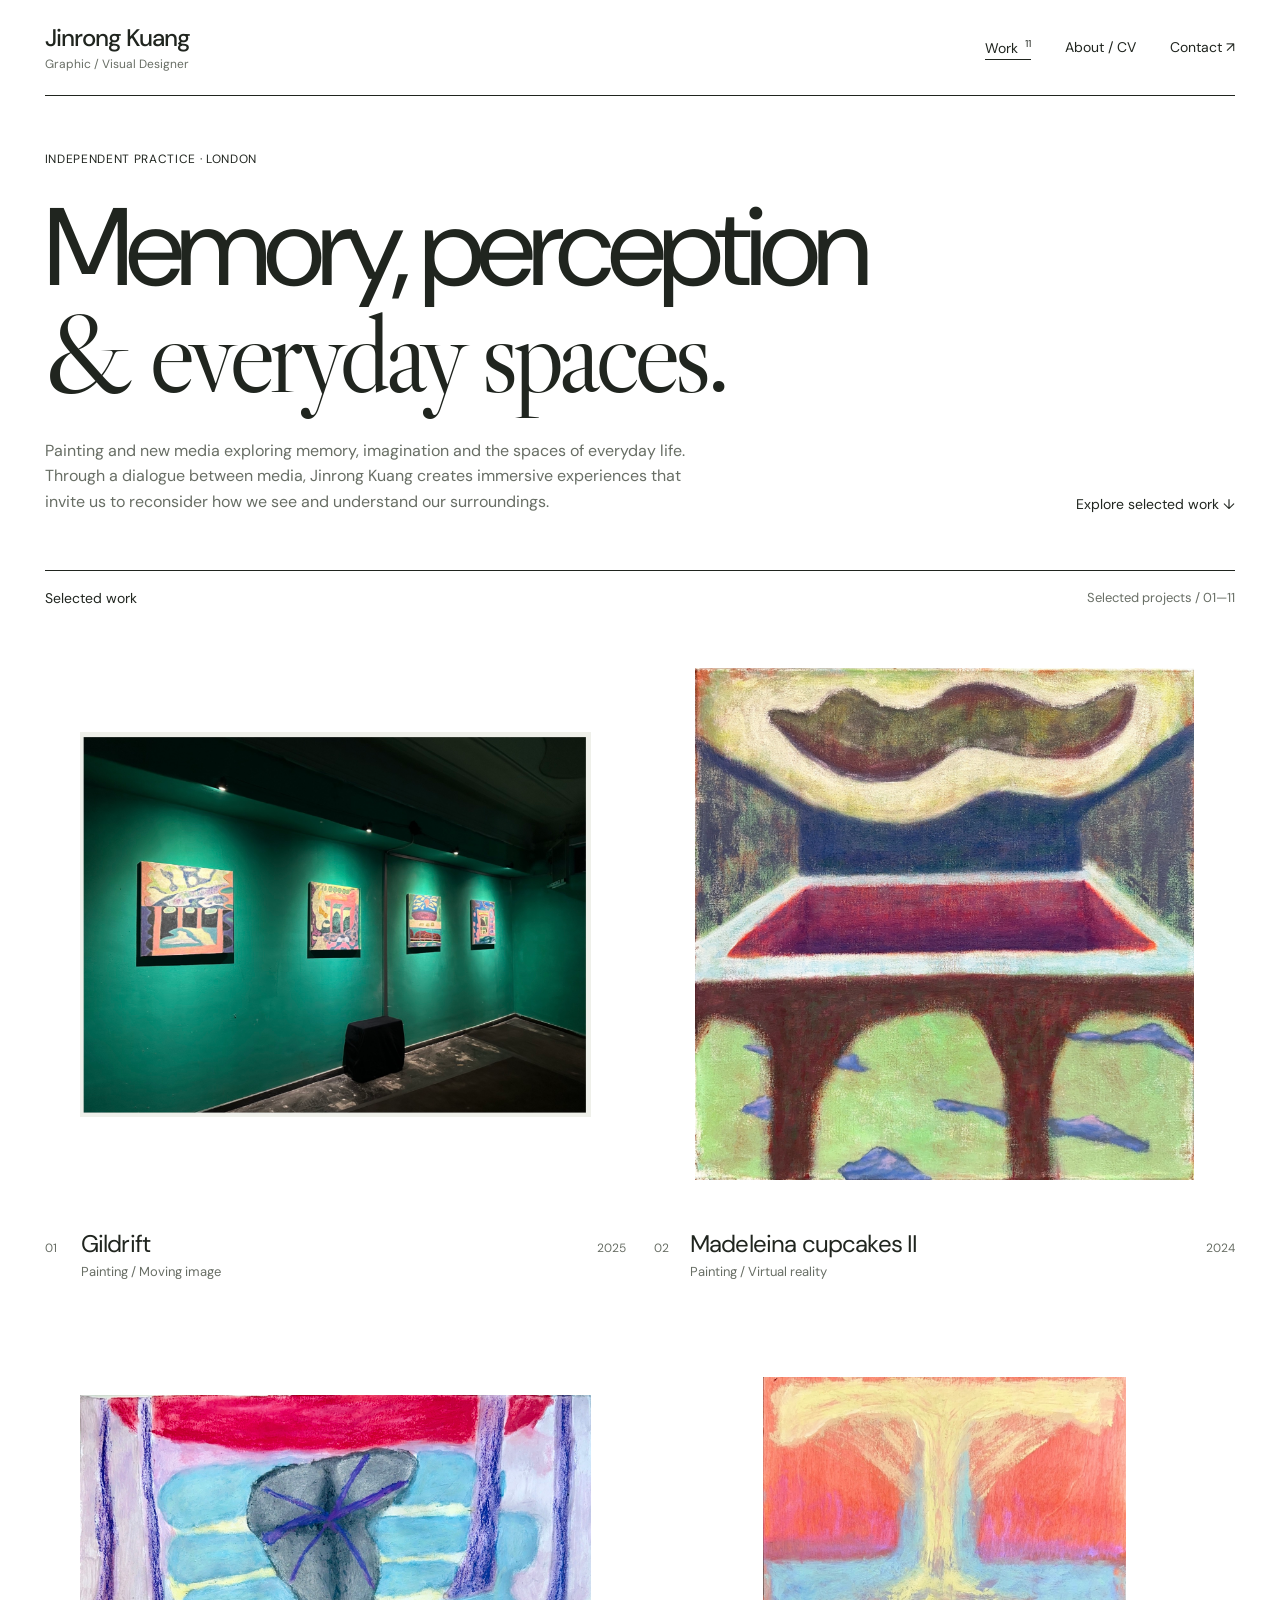
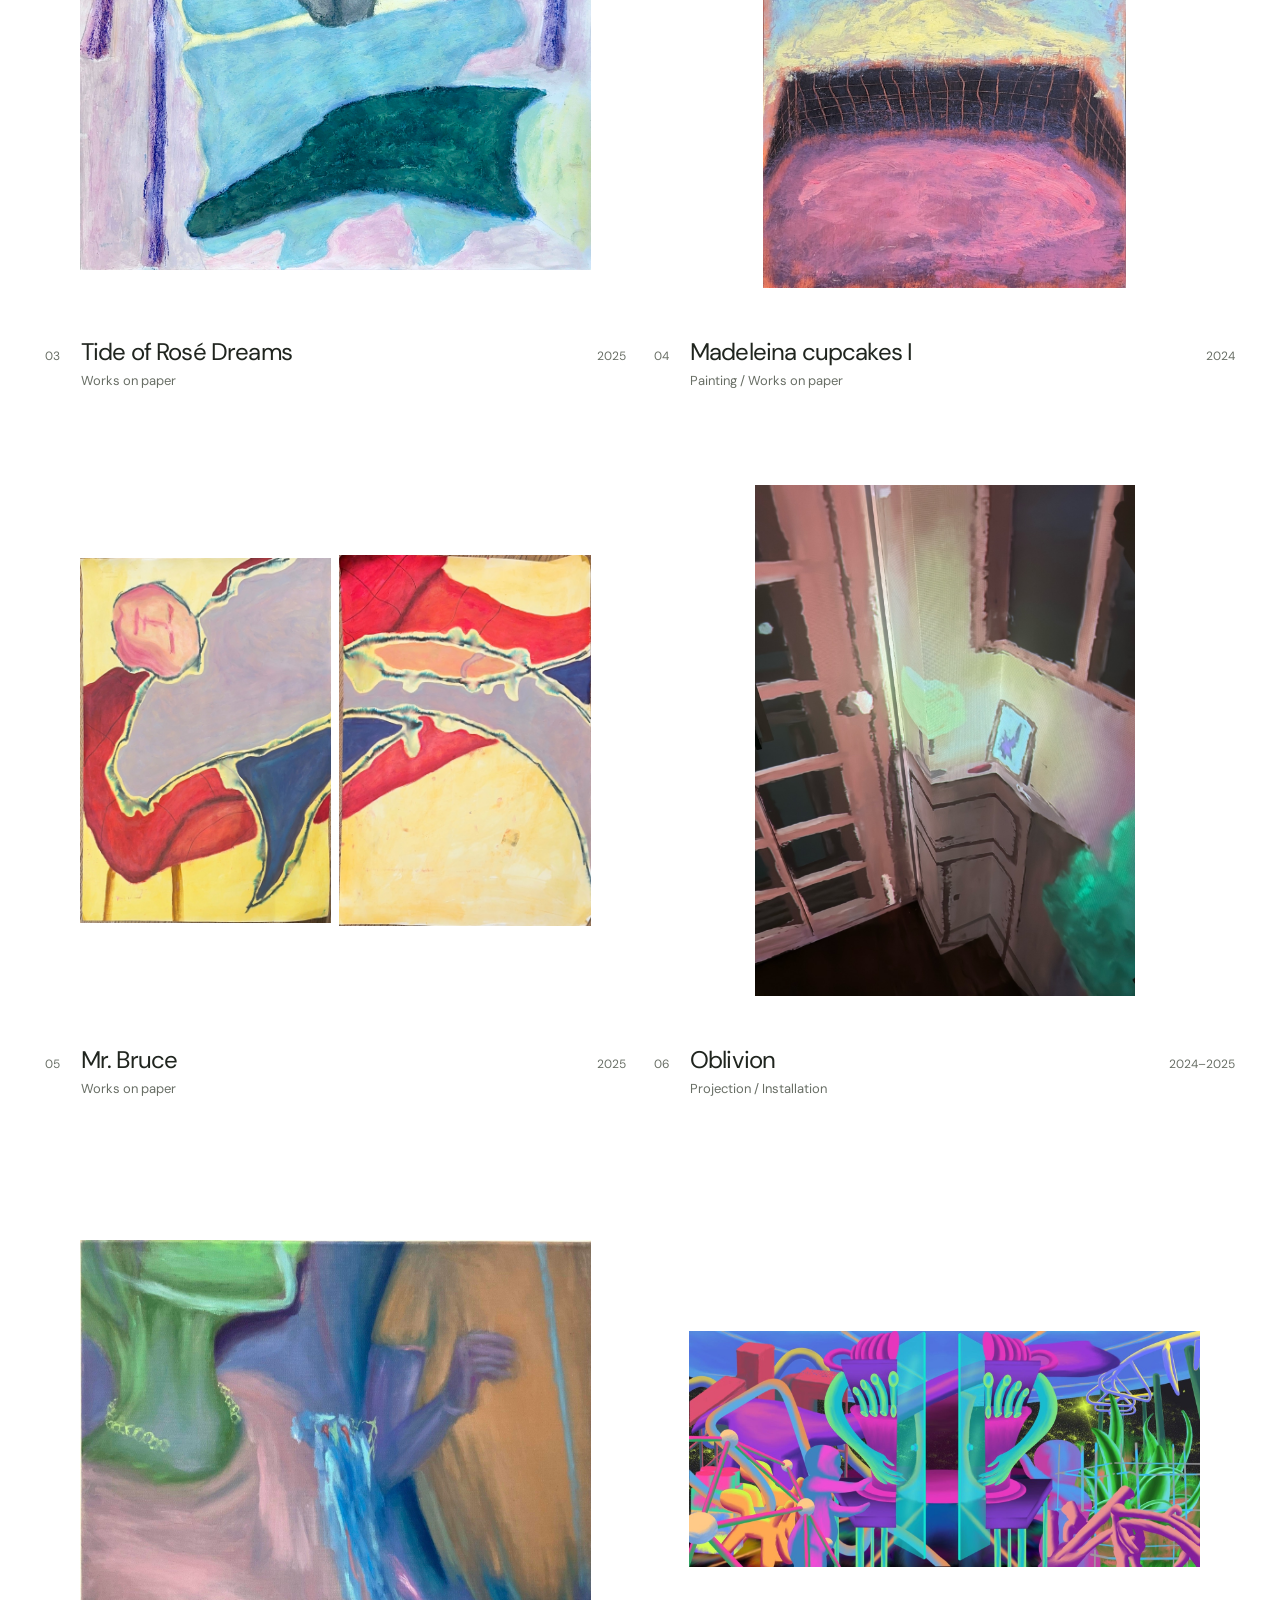
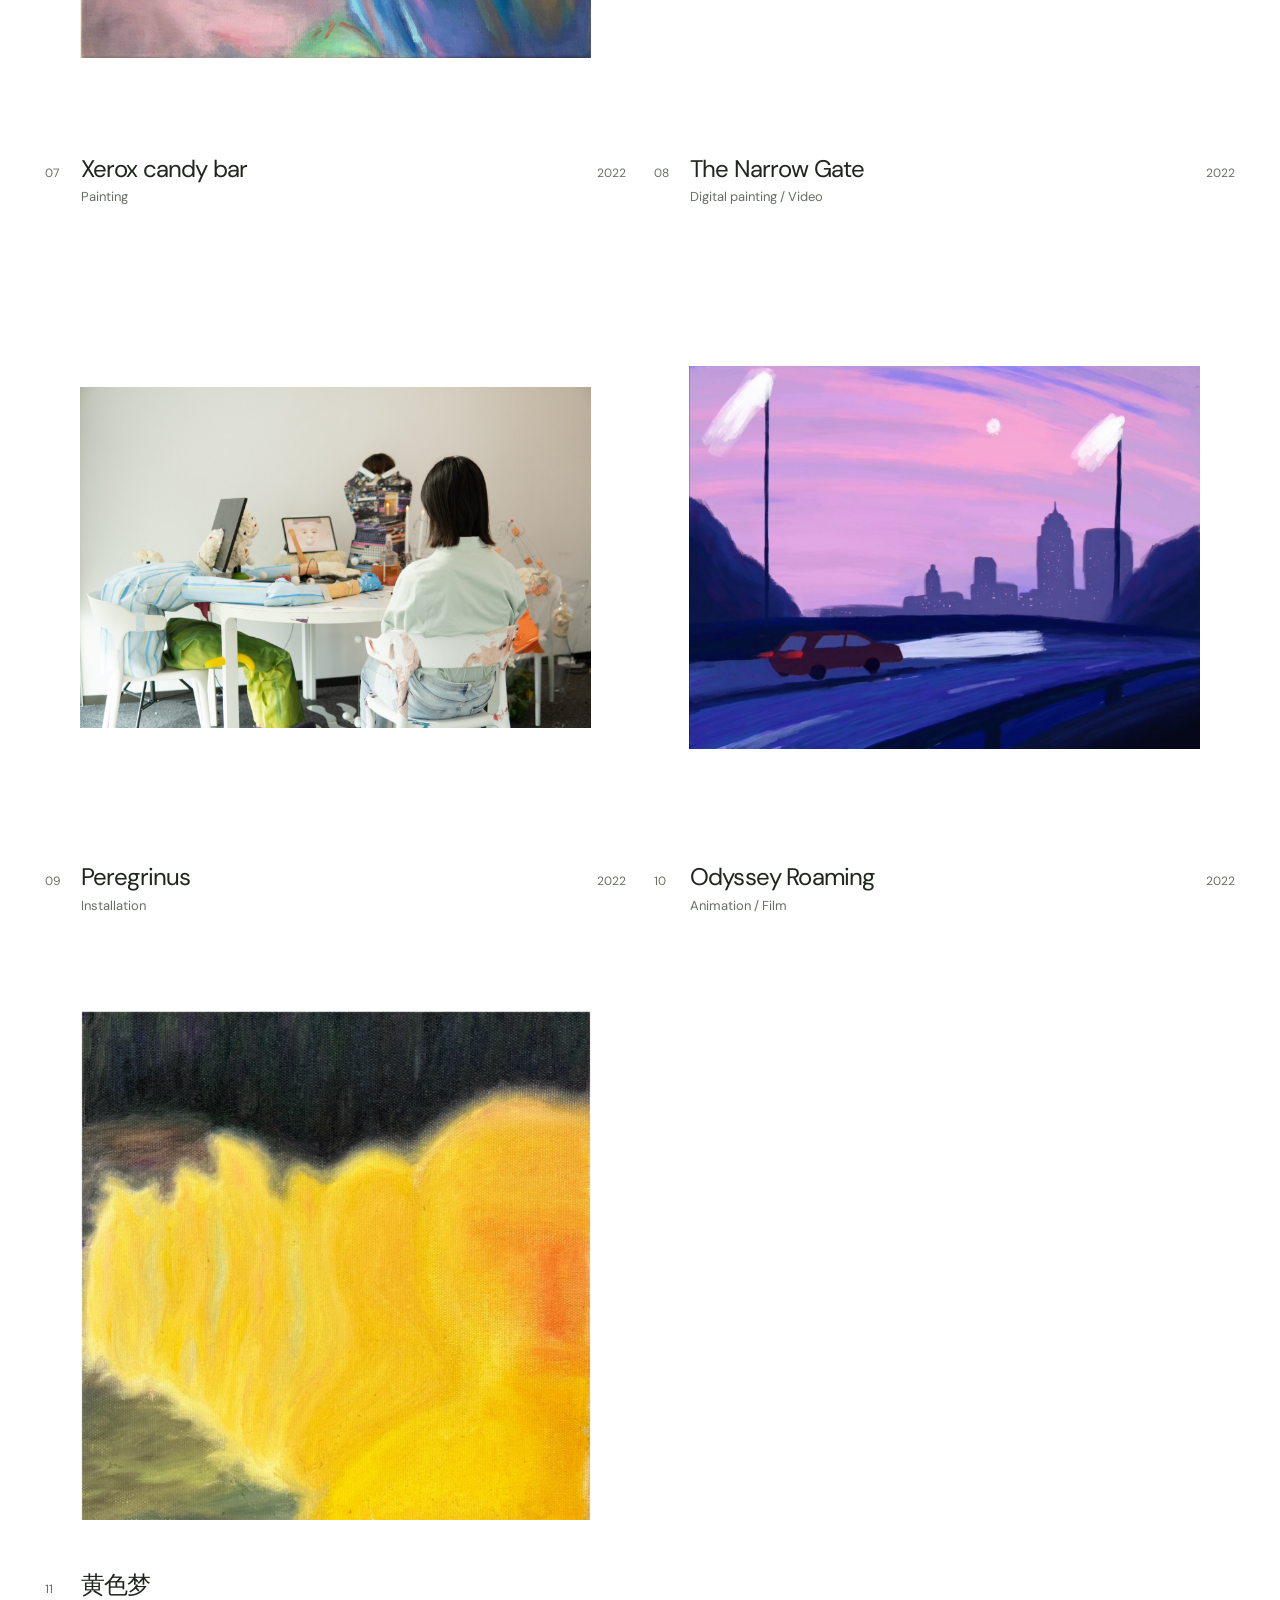
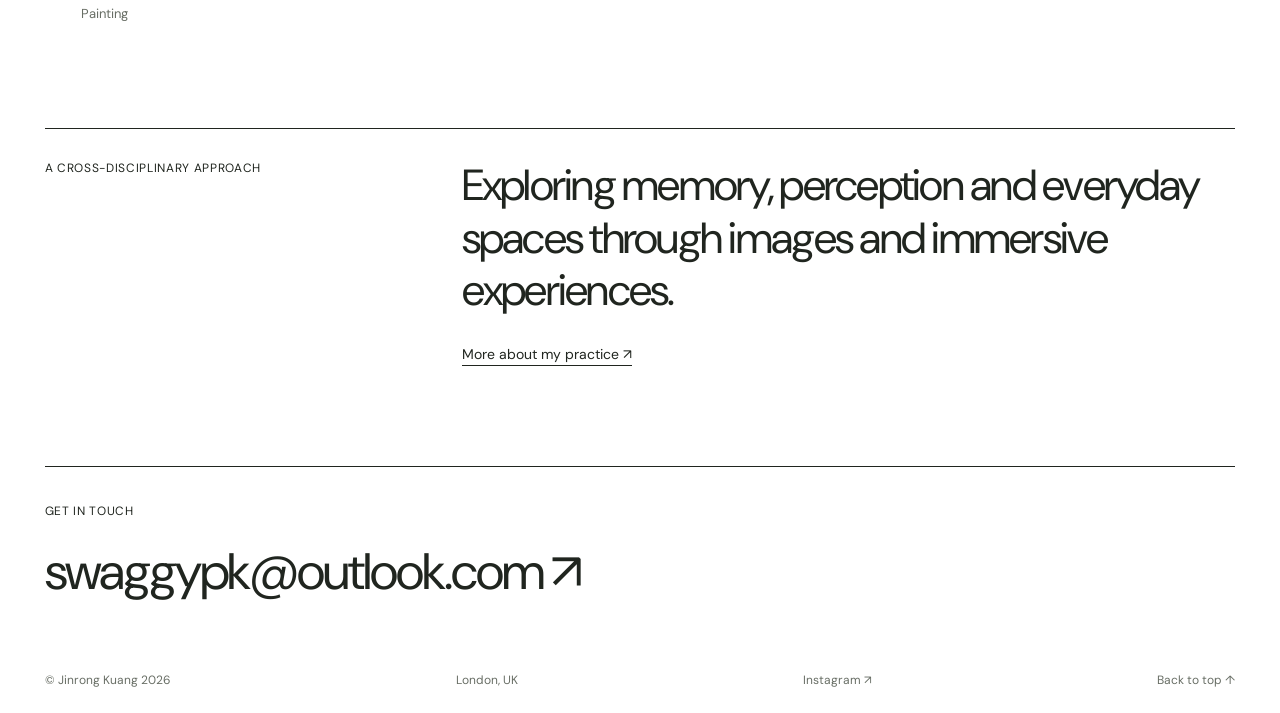
<file: index.html>
<!doctype html>
<html lang="en"><head><meta charset="utf-8"><meta name="viewport" content="width=device-width, initial-scale=1"><meta name="description" content="Jinrong Kuang — Graphic / Visual Designer based in London. Painting, moving image, virtual reality and installation."><title>Selected work — Jinrong Kuang</title><link rel="stylesheet" href="theme.css"><script src="site.js" defer></script><link rel="canonical" href="https://jinrongk10-cpu.github.io/"></head><body><a class="skip" href="#main">Skip to content</a><header class="site-header"><a class="wordmark" href="index.html">Jinrong Kuang<span>Graphic / Visual Designer</span></a><nav aria-label="Main navigation"><a aria-current="page" href="index.html">Work <sup>11</sup></a><a  href="about.html">About / CV</a><a href="mailto:swaggypk@outlook.com">Contact ↗</a></nav></header><main id="main"><section class="hero"><p class="eyebrow">INDEPENDENT PRACTICE · LONDON</p><h1>Memory, perception<br><em>& everyday spaces.</em></h1><div class="hero-bottom"><p>Painting and new media exploring memory, imagination and the spaces of everyday life. Through a dialogue between media, Jinrong Kuang creates immersive experiences that invite us to reconsider how we see and understand our surroundings.</p><a href="#work">Explore selected work ↓</a></div></section><section id="work" aria-labelledby="work-title"><div class="section-heading"><h2 id="work-title">Selected work</h2><span>Selected projects / 01—11</span></div><div class="project-grid"><article class="project-card"><a href="work-gildrift.html"><div class="cover"><img src="assets-gildrift-exhibition-cover.jpg" alt="Gildrift exhibition installation — four paintings on a green gallery wall" loading="eager" decoding="async"></div><div class="card-caption"><span class="number">01</span><h2>Gildrift</h2><span class="year">2025</span></div><p class="category">Painting / Moving image</p></a></article><article class="project-card"><a href="work-madeleina-cupcakes.html"><div class="cover"><img src="assets-madeleina-cupcakes-IMG_2020.jpg" alt="Madeleina cupcakes II — Painting / Virtual reality" loading="lazy" decoding="async"></div><div class="card-caption"><span class="number">02</span><h2>Madeleina cupcakes II</h2><span class="year">2024</span></div><p class="category">Painting / Virtual reality</p></a></article><article class="project-card"><a href="work-tide-of-rose-dreams.html"><div class="cover"><img src="assets-tide-of-rose-dreams-IMG_5802.jpg" alt="Tide of Rosé Dreams — Works on paper" loading="lazy" decoding="async"></div><div class="card-caption"><span class="number">03</span><h2>Tide of Rosé Dreams</h2><span class="year">2025</span></div><p class="category">Works on paper</p></a></article><article class="project-card"><a href="work-madeleina-cupcakes-2.html"><div class="cover"><img src="assets-madeleina-cupcakes-2-IMG_6222.jpg" alt="Madeleina cupcakes I — Painting / Works on paper" loading="lazy" decoding="async"></div><div class="card-caption"><span class="number">04</span><h2>Madeleina cupcakes I</h2><span class="year">2024</span></div><p class="category">Painting / Works on paper</p></a></article><article class="project-card"><a href="work-mr-bruce.html"><div class="cover"><div class="paired-cover"><img src="assets-mr-bruce-IMG_2004.jpg" alt="Mr. Bruce — panel 1" loading="lazy" decoding="async"><img src="assets-mr-bruce-IMG_2003.jpg" alt="Mr. Bruce — panel 2" loading="lazy" decoding="async"></div></div><div class="card-caption"><span class="number">05</span><h2>Mr. Bruce</h2><span class="year">2025</span></div><p class="category">Works on paper</p></a></article><article class="project-card"><a href="work-oblivion.html"><div class="cover"><img src="assets-oblivion-Screenshot-2025-08-16-at-18.18.14.jpg" alt="Oblivion — Projection / Installation" loading="lazy" decoding="async"></div><div class="card-caption"><span class="number">06</span><h2>Oblivion</h2><span class="year">2024–2025</span></div><p class="category">Projection / Installation</p></a></article><article class="project-card"><a href="work-xerox-candy-bar.html"><div class="cover"><img src="assets-xerox-candy-bar-IMG_6382-2.jpg" alt="Xerox candy bar — Painting" loading="lazy" decoding="async"></div><div class="card-caption"><span class="number">07</span><h2>Xerox candy bar</h2><span class="year">2022</span></div><p class="category">Painting</p></a></article><article class="project-card"><a href="work-the-narrow-gate.html"><div class="cover"><img src="assets-the-narrow-gate-IMG_5538-3.jpg" alt="The Narrow Gate — Digital painting / Video" loading="lazy" decoding="async"></div><div class="card-caption"><span class="number">08</span><h2>The Narrow Gate</h2><span class="year">2022</span></div><p class="category">Digital painting / Video</p></a></article><article class="project-card"><a href="work-peregrinus.html"><div class="cover"><img src="assets-peregrinus-IMG_5823.jpg" alt="Peregrinus — Installation" loading="lazy" decoding="async"></div><div class="card-caption"><span class="number">09</span><h2>Peregrinus</h2><span class="year">2022</span></div><p class="category">Installation</p></a></article><article class="project-card"><a href="work-odyssey-roaming.html"><div class="cover"><img src="assets-odyssey-roaming-IMG_5491.jpg" alt="Odyssey Roaming — Animation / Film" loading="lazy" decoding="async"></div><div class="card-caption"><span class="number">10</span><h2>Odyssey Roaming</h2><span class="year">2022</span></div><p class="category">Animation / Film</p></a></article><article class="project-card"><a href="work-yellow-study.html"><div class="cover"><img src="assets-yellow-study-IMG_1455-3.jpg" alt="黄色梦 — Painting" loading="lazy" decoding="async"></div><div class="card-caption"><span class="number">11</span><h2>黄色梦</h2><span class="year"></span></div><p class="category">Painting</p></a></article></div></section><section class="intro-note"><span class="eyebrow">A CROSS-DISCIPLINARY APPROACH</span><div><p>Exploring memory, perception and everyday spaces through images and immersive experiences.</p><a href="about.html">More about my practice ↗</a></div></section></main><footer><div><span class="eyebrow">GET IN TOUCH</span><a class="email" href="mailto:swaggypk@outlook.com">swaggypk@outlook.com ↗</a></div><div class="footer-bottom"><span>© Jinrong Kuang 2026</span><span>London, UK</span><a href="https://instagram.com/jnrngk/" target="_blank" rel="noopener noreferrer">Instagram ↗</a><a href="#main">Back to top ↑</a></div></footer></body></html>
</file>
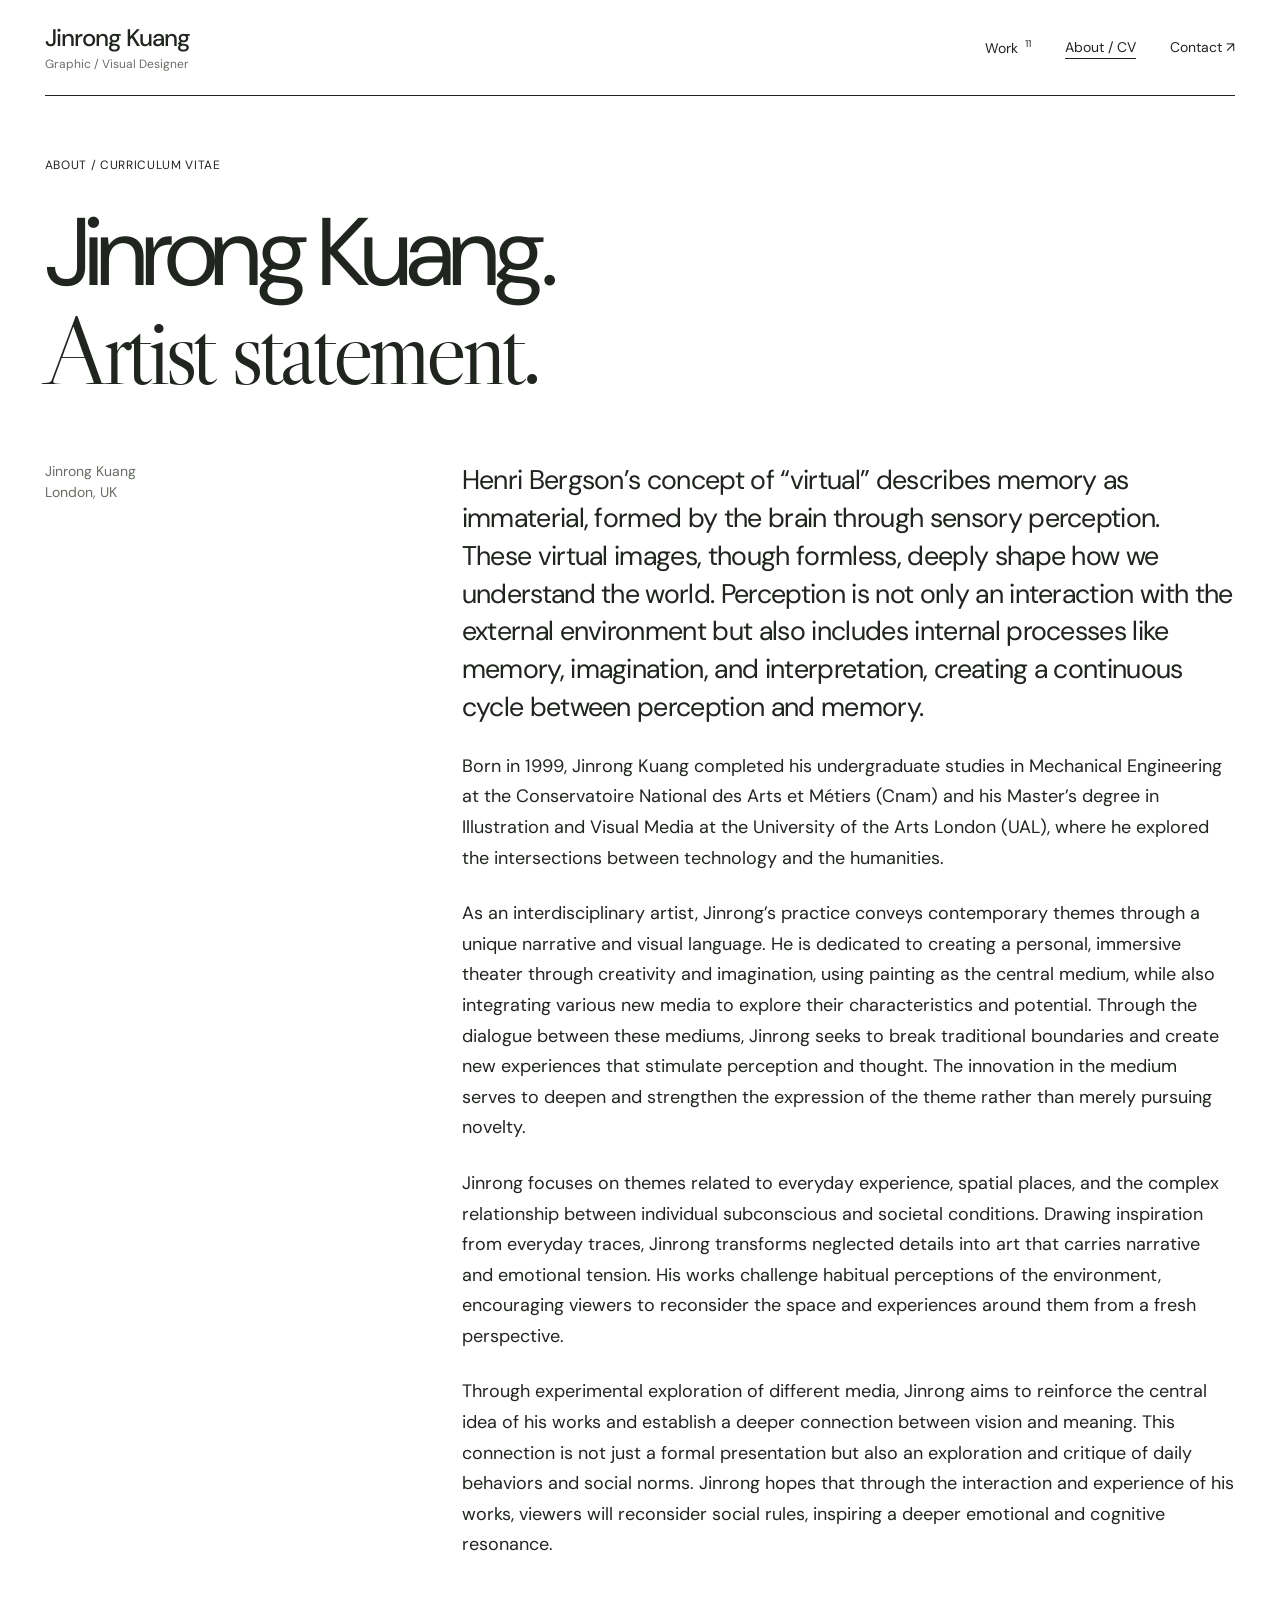
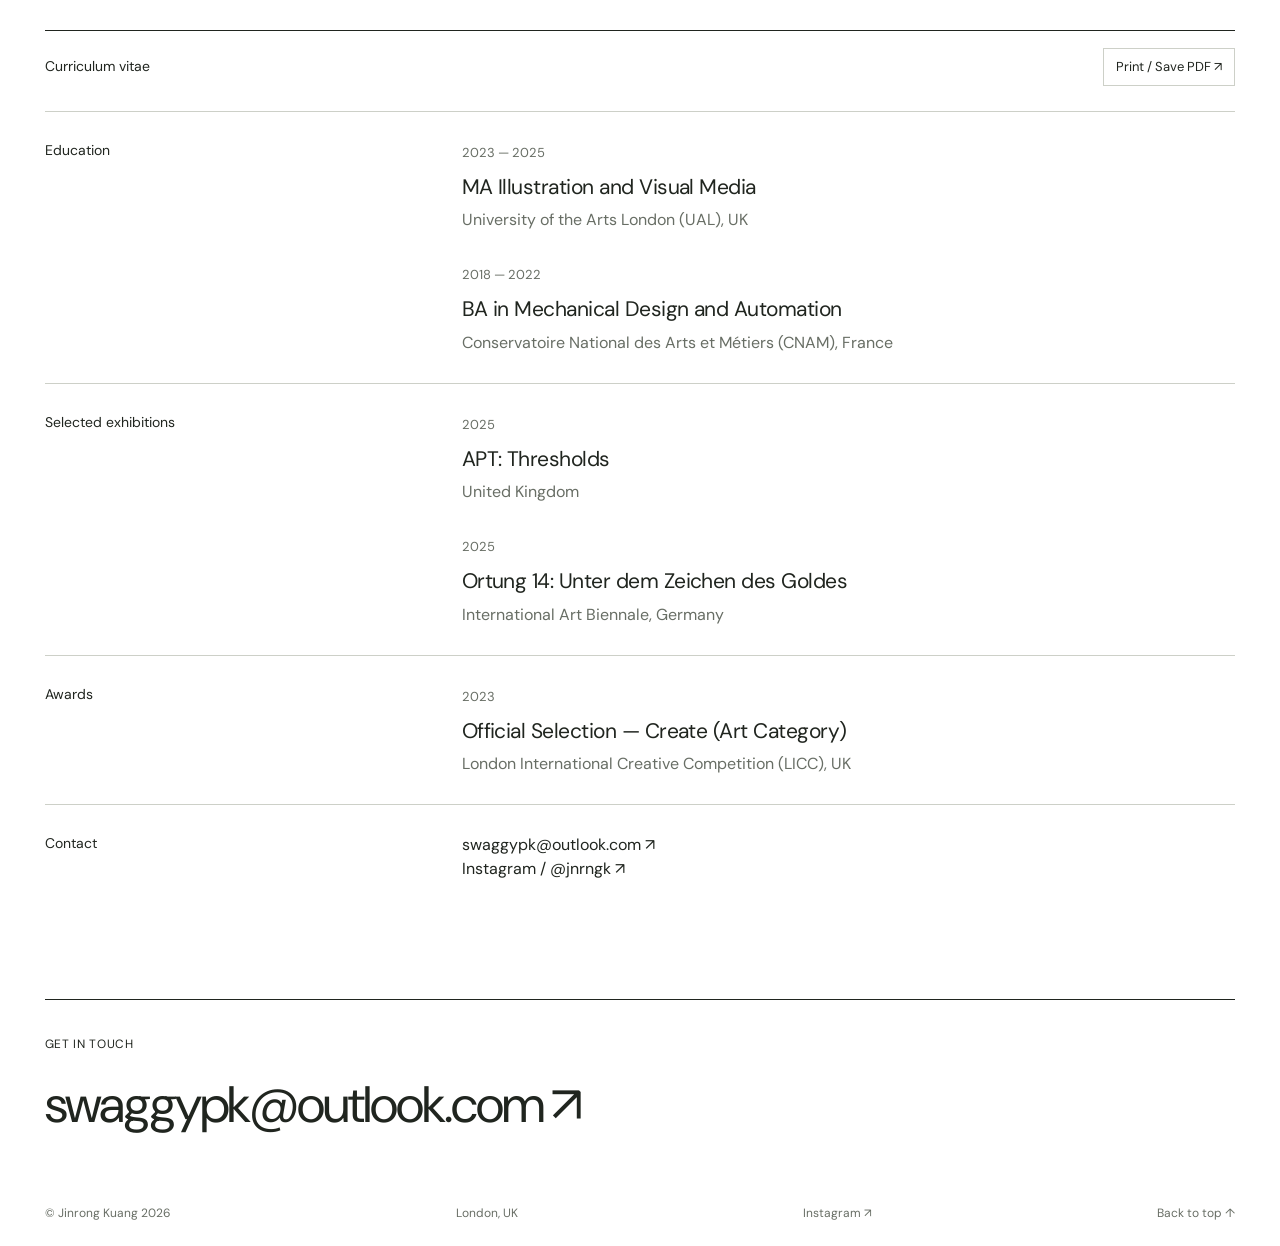
<file: about.html>
<!doctype html>
<html lang="en"><head><meta charset="utf-8"><meta name="viewport" content="width=device-width, initial-scale=1"><meta name="description" content="Jinrong Kuang — Graphic / Visual Designer based in London. Painting, moving image, virtual reality and installation."><title>About / CV — Jinrong Kuang</title><link rel="stylesheet" href="theme.css"><script src="site.js" defer></script><link rel="canonical" href="https://jinrongk10-cpu.github.io/about.html"></head><body><a class="skip" href="#main">Skip to content</a><header class="site-header"><a class="wordmark" href="index.html">Jinrong Kuang<span>Graphic / Visual Designer</span></a><nav aria-label="Main navigation"><a  href="index.html">Work <sup>11</sup></a><a aria-current="page" href="about.html">About / CV</a><a href="mailto:swaggypk@outlook.com">Contact ↗</a></nav></header><main id="main"><section class="about-hero"><p class="eyebrow">ABOUT / CURRICULUM VITAE</p><h1>Jinrong Kuang.<br><em>Artist statement.</em></h1><div class="about-lead"><span>Jinrong Kuang<br>London, UK</span><div class="original-statement"><p>Henri Bergson’s concept of “virtual” describes memory as immaterial, formed by the brain through sensory perception. These virtual images, though formless, deeply shape how we understand the world. Perception is not only an interaction with the external environment but also includes internal processes like memory, imagination, and interpretation, creating a continuous cycle between perception and memory.</p><p>Born in 1999, Jinrong Kuang completed his undergraduate studies in Mechanical Engineering at the Conservatoire National des Arts et Métiers (Cnam) and his Master’s degree in Illustration and Visual Media at the University of the Arts London (UAL), where he explored the intersections between technology and the humanities.</p><p>As an interdisciplinary artist, Jinrong’s practice conveys contemporary themes through a unique narrative and visual language. He is dedicated to creating a personal, immersive theater through creativity and imagination, using painting as the central medium, while also integrating various new media to explore their characteristics and potential. Through the dialogue between these mediums, Jinrong seeks to break traditional boundaries and create new experiences that stimulate perception and thought. The innovation in the medium serves to deepen and strengthen the expression of the theme rather than merely pursuing novelty.</p><p>Jinrong focuses on themes related to everyday experience, spatial places, and the complex relationship between individual subconscious and societal conditions. Drawing inspiration from everyday traces, Jinrong transforms neglected details into art that carries narrative and emotional tension. His works challenge habitual perceptions of the environment, encouraging viewers to reconsider the space and experiences around them from a fresh perspective.</p><p>Through experimental exploration of different media, Jinrong aims to reinforce the central idea of his works and establish a deeper connection between vision and meaning. This connection is not just a formal presentation but also an exploration and critique of daily behaviors and social norms. Jinrong hopes that through the interaction and experience of his works, viewers will reconsider social rules, inspiring a deeper emotional and cognitive resonance.</p></div></div></section><section class="cv" id="cv"><div class="section-heading"><h2>Curriculum vitae</h2><button type="button" id="print-cv">Print / Save PDF ↗</button></div><div class="cv-row"><h3>Education</h3><div><article><span>2023 — 2025</span><h4>MA Illustration and Visual Media</h4><p>University of the Arts London (UAL), UK</p></article><article><span>2018 — 2022</span><h4>BA in Mechanical Design and Automation</h4><p>Conservatoire National des Arts et Métiers (CNAM), France</p></article></div></div><div class="cv-row"><h3>Selected exhibitions</h3><div><article><span>2025</span><h4>APT: Thresholds</h4><p>United Kingdom</p></article><article><span>2025</span><h4>Ortung 14: Unter dem Zeichen des Goldes</h4><p>International Art Biennale, Germany</p></article></div></div><div class="cv-row"><h3>Awards</h3><div><article><span>2023</span><h4>Official Selection — Create (Art Category)</h4><p>London International Creative Competition (LICC), UK</p></article></div></div><div class="cv-row"><h3>Contact</h3><div><a href="mailto:swaggypk@outlook.com">swaggypk@outlook.com ↗</a><br><a href="https://instagram.com/jnrngk/" target="_blank" rel="noopener">Instagram / @jnrngk ↗</a></div></div></section></main><footer><div><span class="eyebrow">GET IN TOUCH</span><a class="email" href="mailto:swaggypk@outlook.com">swaggypk@outlook.com ↗</a></div><div class="footer-bottom"><span>© Jinrong Kuang 2026</span><span>London, UK</span><a href="https://instagram.com/jnrngk/" target="_blank" rel="noopener noreferrer">Instagram ↗</a><a href="#main">Back to top ↑</a></div></footer></body></html>
</file>
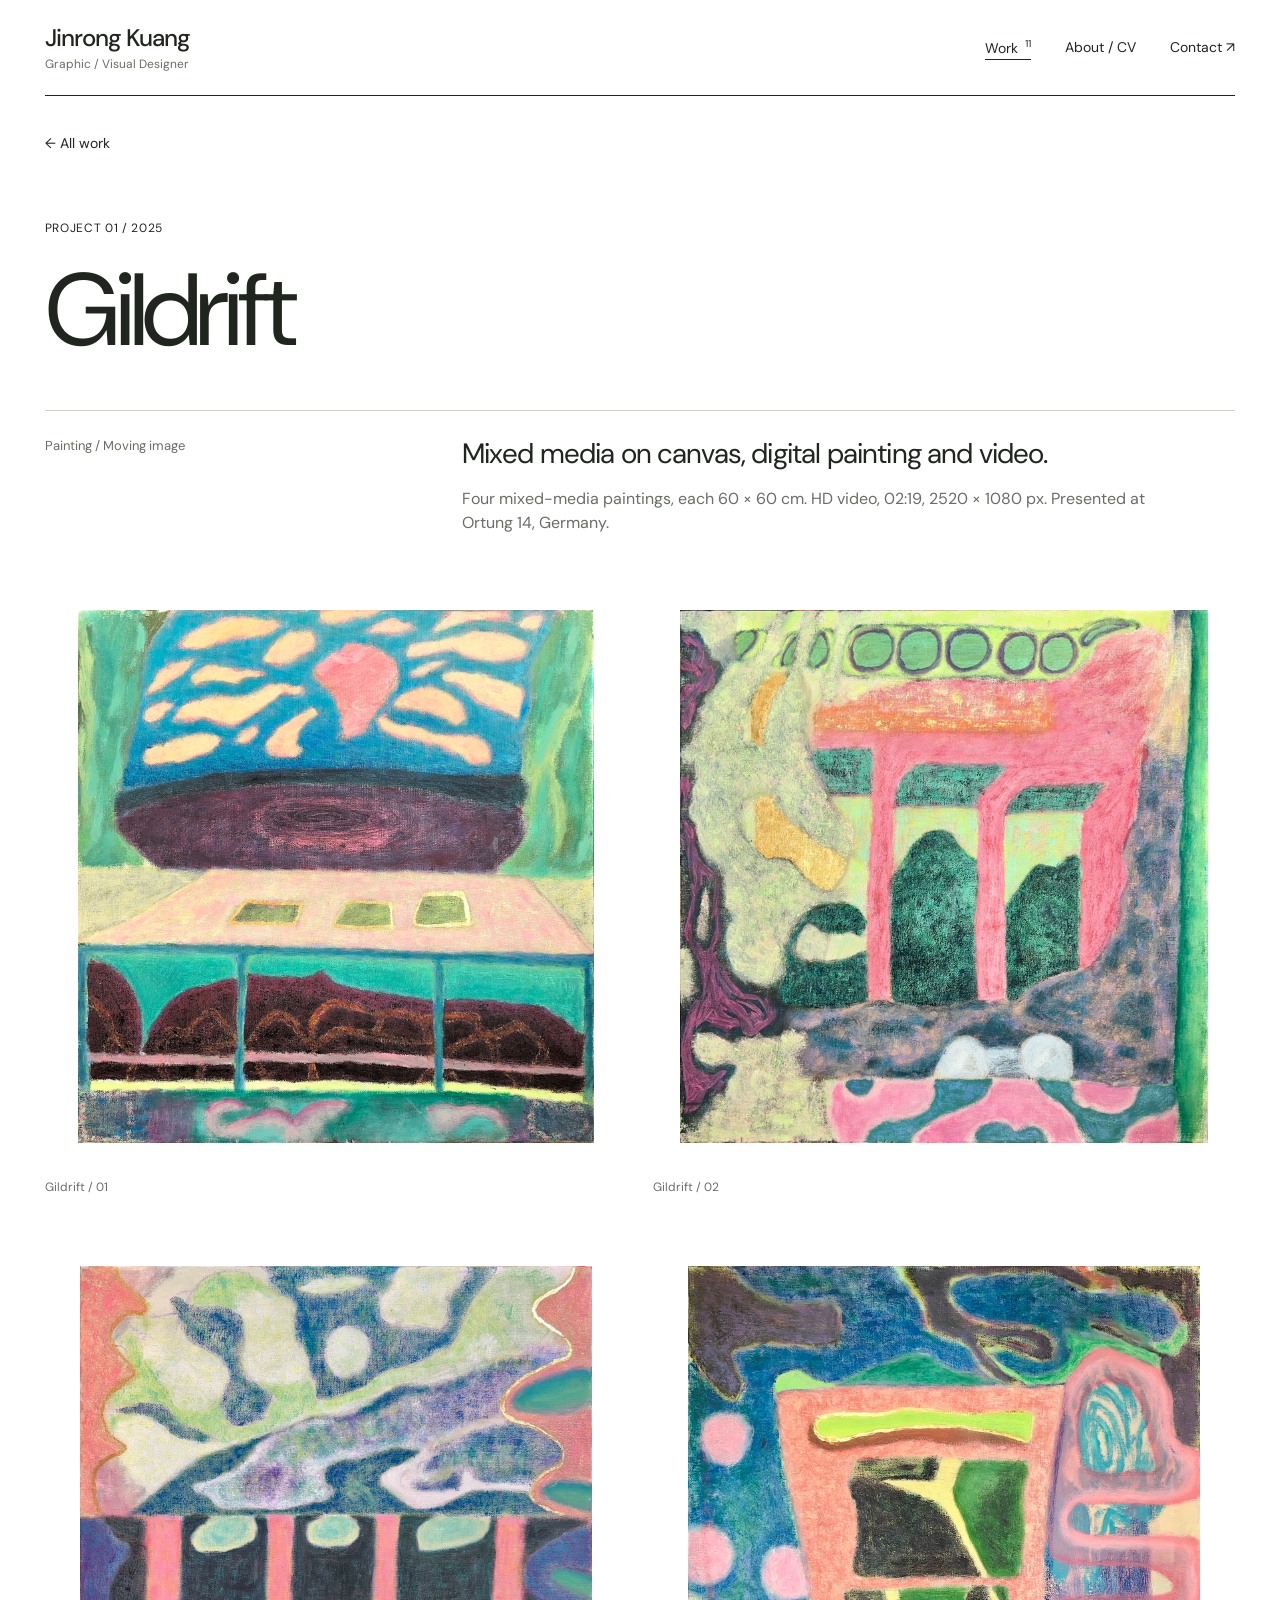
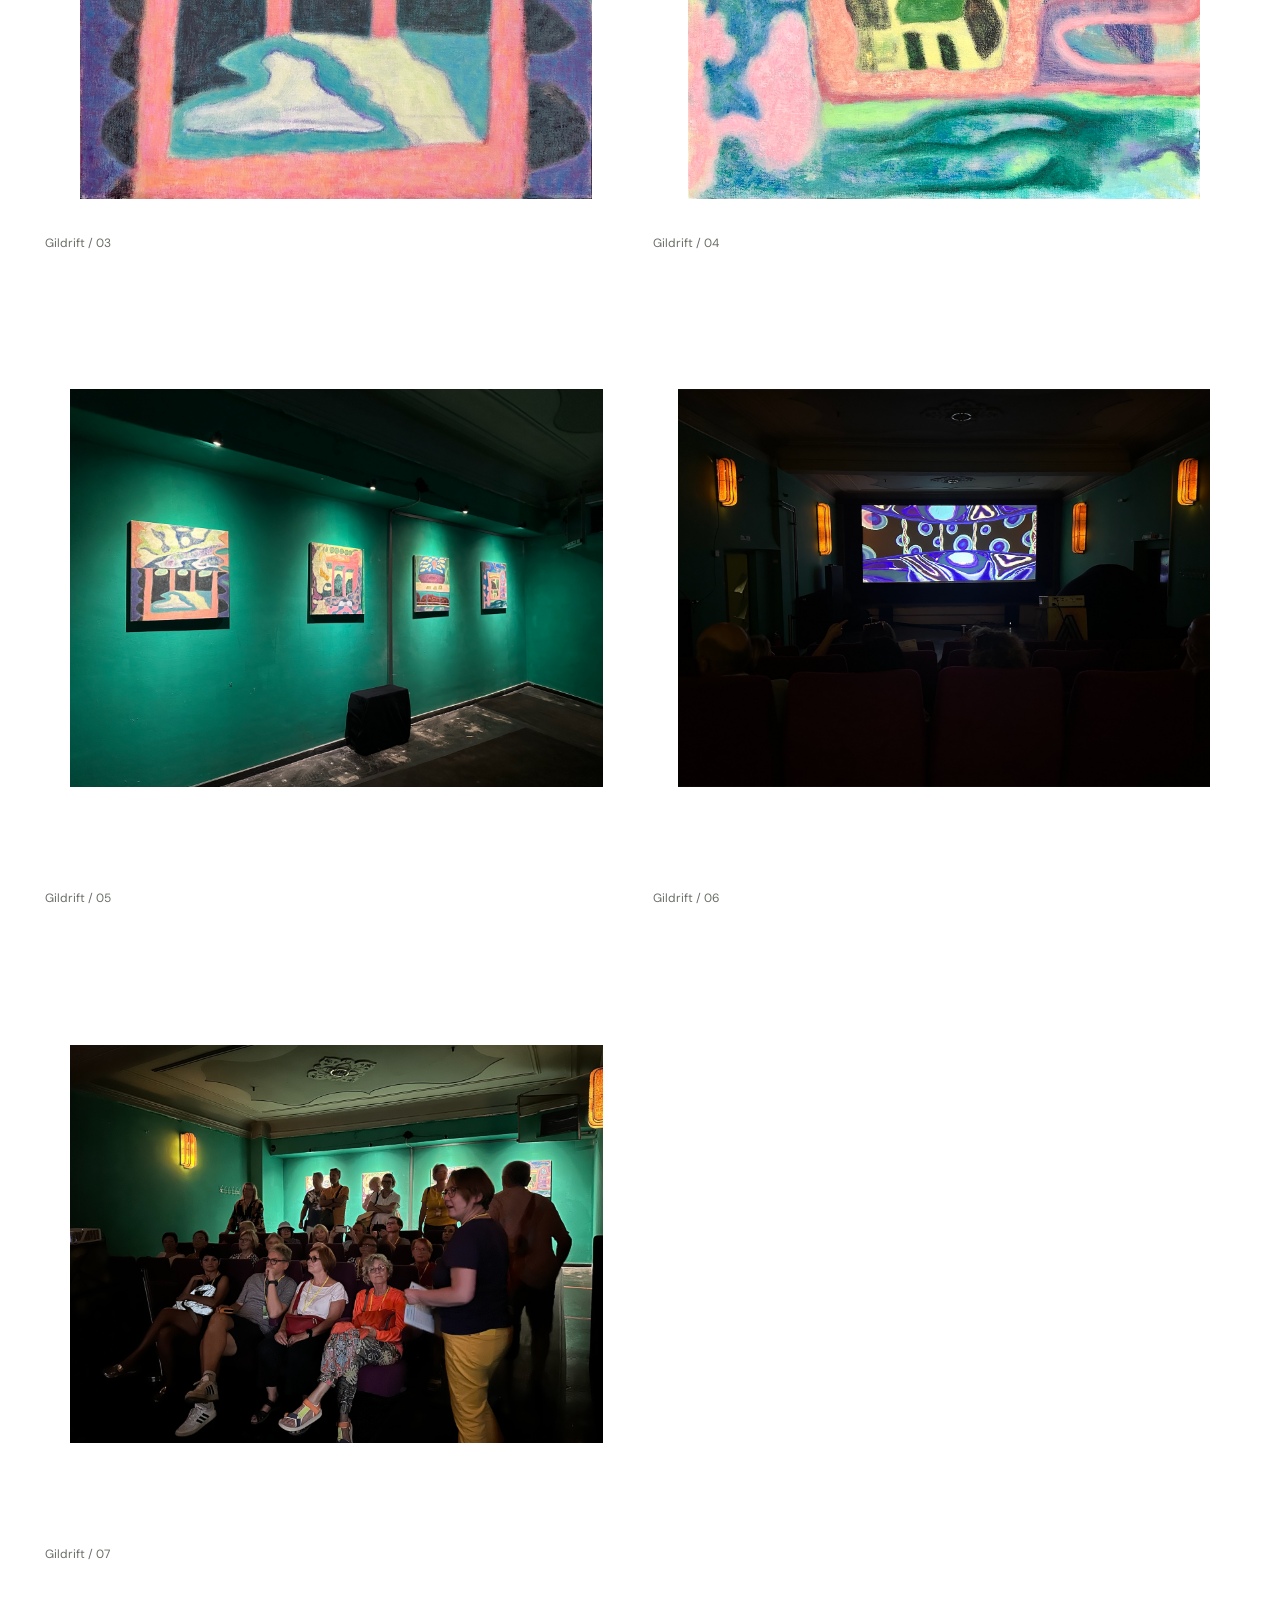
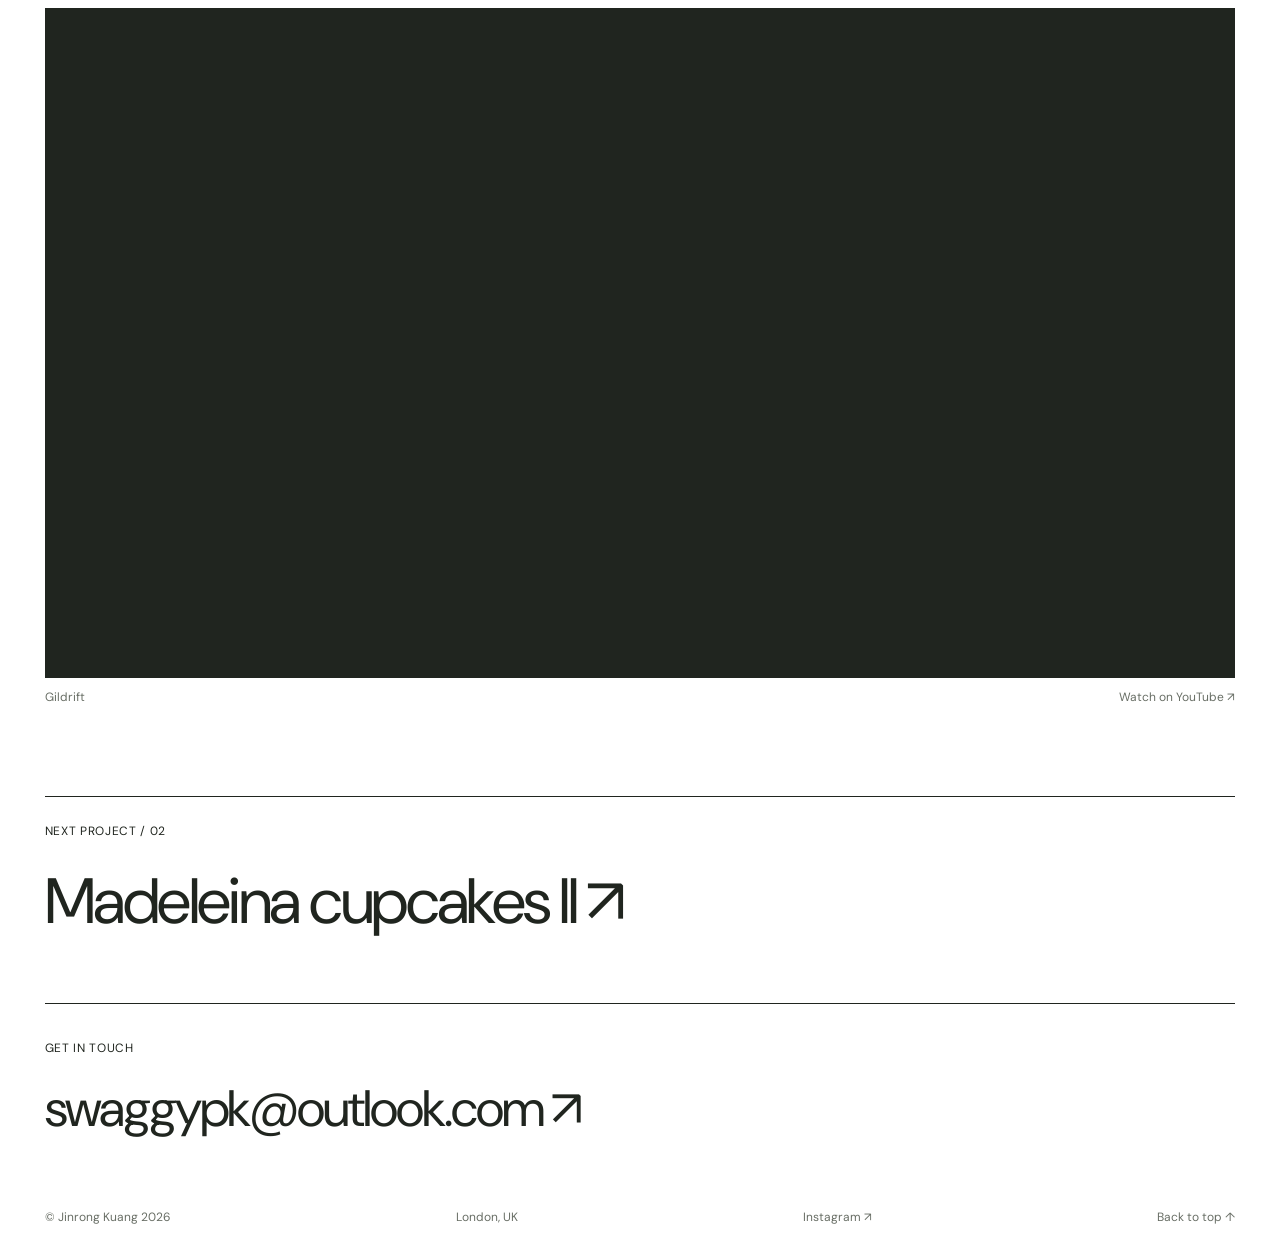
<file: work-gildrift.html>
<!doctype html>
<html lang="en"><head><meta charset="utf-8"><meta name="viewport" content="width=device-width, initial-scale=1"><meta name="description" content="Jinrong Kuang — Graphic / Visual Designer based in London. Painting, moving image, virtual reality and installation."><title>Gildrift — Jinrong Kuang</title><link rel="stylesheet" href="theme.css"><script src="site.js" defer></script><link rel="canonical" href="https://jinrongk10-cpu.github.io/work-gildrift.html"></head><body><a class="skip" href="#main">Skip to content</a><header class="site-header"><a class="wordmark" href="index.html">Jinrong Kuang<span>Graphic / Visual Designer</span></a><nav aria-label="Main navigation"><a aria-current="page" href="index.html">Work <sup>11</sup></a><a  href="about.html">About / CV</a><a href="mailto:swaggypk@outlook.com">Contact ↗</a></nav></header><main id="main"><section class="project-hero"><a class="back" href="index.html#work">← All work</a><p class="eyebrow">PROJECT 01 / 2025</p><h1>Gildrift</h1><div class="project-overview"><p class="category">Painting / Moving image</p><div><h2>Mixed media on canvas, digital painting and video.</h2><p>Four mixed-media paintings, each 60 × 60 cm. HD video, 02:19, 2520 × 1080 px. Presented at Ortung 14, Germany.</p></div></div></section><section class="gallery" aria-label="Project artwork"><figure><a href="assets-gildrift-IMG_6340.jpg" target="_blank" rel="noopener" aria-label="Open Gildrift artwork 1 full size"><img src="assets-gildrift-IMG_6340.jpg" alt="Gildrift, artwork 1" loading="lazy" decoding="async"></a><figcaption>Gildrift / 01</figcaption></figure><figure><a href="assets-gildrift-IMG_6342.jpg" target="_blank" rel="noopener" aria-label="Open Gildrift artwork 2 full size"><img src="assets-gildrift-IMG_6342.jpg" alt="Gildrift, artwork 2" loading="lazy" decoding="async"></a><figcaption>Gildrift / 02</figcaption></figure><figure><a href="assets-gildrift-IMG_6346.jpg" target="_blank" rel="noopener" aria-label="Open Gildrift artwork 3 full size"><img src="assets-gildrift-IMG_6346.jpg" alt="Gildrift, artwork 3" loading="lazy" decoding="async"></a><figcaption>Gildrift / 03</figcaption></figure><figure><a href="assets-gildrift-IMG_6341.jpg" target="_blank" rel="noopener" aria-label="Open Gildrift artwork 4 full size"><img src="assets-gildrift-IMG_6341.jpg" alt="Gildrift, artwork 4" loading="lazy" decoding="async"></a><figcaption>Gildrift / 04</figcaption></figure><figure><a href="assets-gildrift-Screenshot-2025-08-15-at-18.21.06.jpg" target="_blank" rel="noopener" aria-label="Open Gildrift artwork 5 full size"><img src="assets-gildrift-Screenshot-2025-08-15-at-18.21.06.jpg" alt="Gildrift, artwork 5" loading="lazy" decoding="async"></a><figcaption>Gildrift / 05</figcaption></figure><figure><a href="assets-gildrift-Screenshot-2025-08-15-at-18.19.46.jpg" target="_blank" rel="noopener" aria-label="Open Gildrift artwork 6 full size"><img src="assets-gildrift-Screenshot-2025-08-15-at-18.19.46.jpg" alt="Gildrift, artwork 6" loading="lazy" decoding="async"></a><figcaption>Gildrift / 06</figcaption></figure><figure><a href="assets-gildrift-Screenshot-2025-08-15-at-19.00.46.jpg" target="_blank" rel="noopener" aria-label="Open Gildrift artwork 7 full size"><img src="assets-gildrift-Screenshot-2025-08-15-at-19.00.46.jpg" alt="Gildrift, artwork 7" loading="lazy" decoding="async"></a><figcaption>Gildrift / 07</figcaption></figure><figure class="video"><iframe loading="lazy" src="https://www.youtube-nocookie.com/embed/-JIcixWXuP8" title="Gildrift" allow="fullscreen; picture-in-picture" allowfullscreen></iframe><figcaption>Gildrift <a href="https://www.youtube.com/watch?v=-JIcixWXuP8" target="_blank" rel="noopener">Watch on YouTube ↗</a></figcaption></figure></section><a class="next-project" href="work-madeleina-cupcakes.html"><span class="eyebrow">NEXT PROJECT / 02</span><span>Madeleina cupcakes II ↗</span></a></main><footer><div><span class="eyebrow">GET IN TOUCH</span><a class="email" href="mailto:swaggypk@outlook.com">swaggypk@outlook.com ↗</a></div><div class="footer-bottom"><span>© Jinrong Kuang 2026</span><span>London, UK</span><a href="https://instagram.com/jnrngk/" target="_blank" rel="noopener noreferrer">Instagram ↗</a><a href="#main">Back to top ↑</a></div></footer></body></html>
</file>
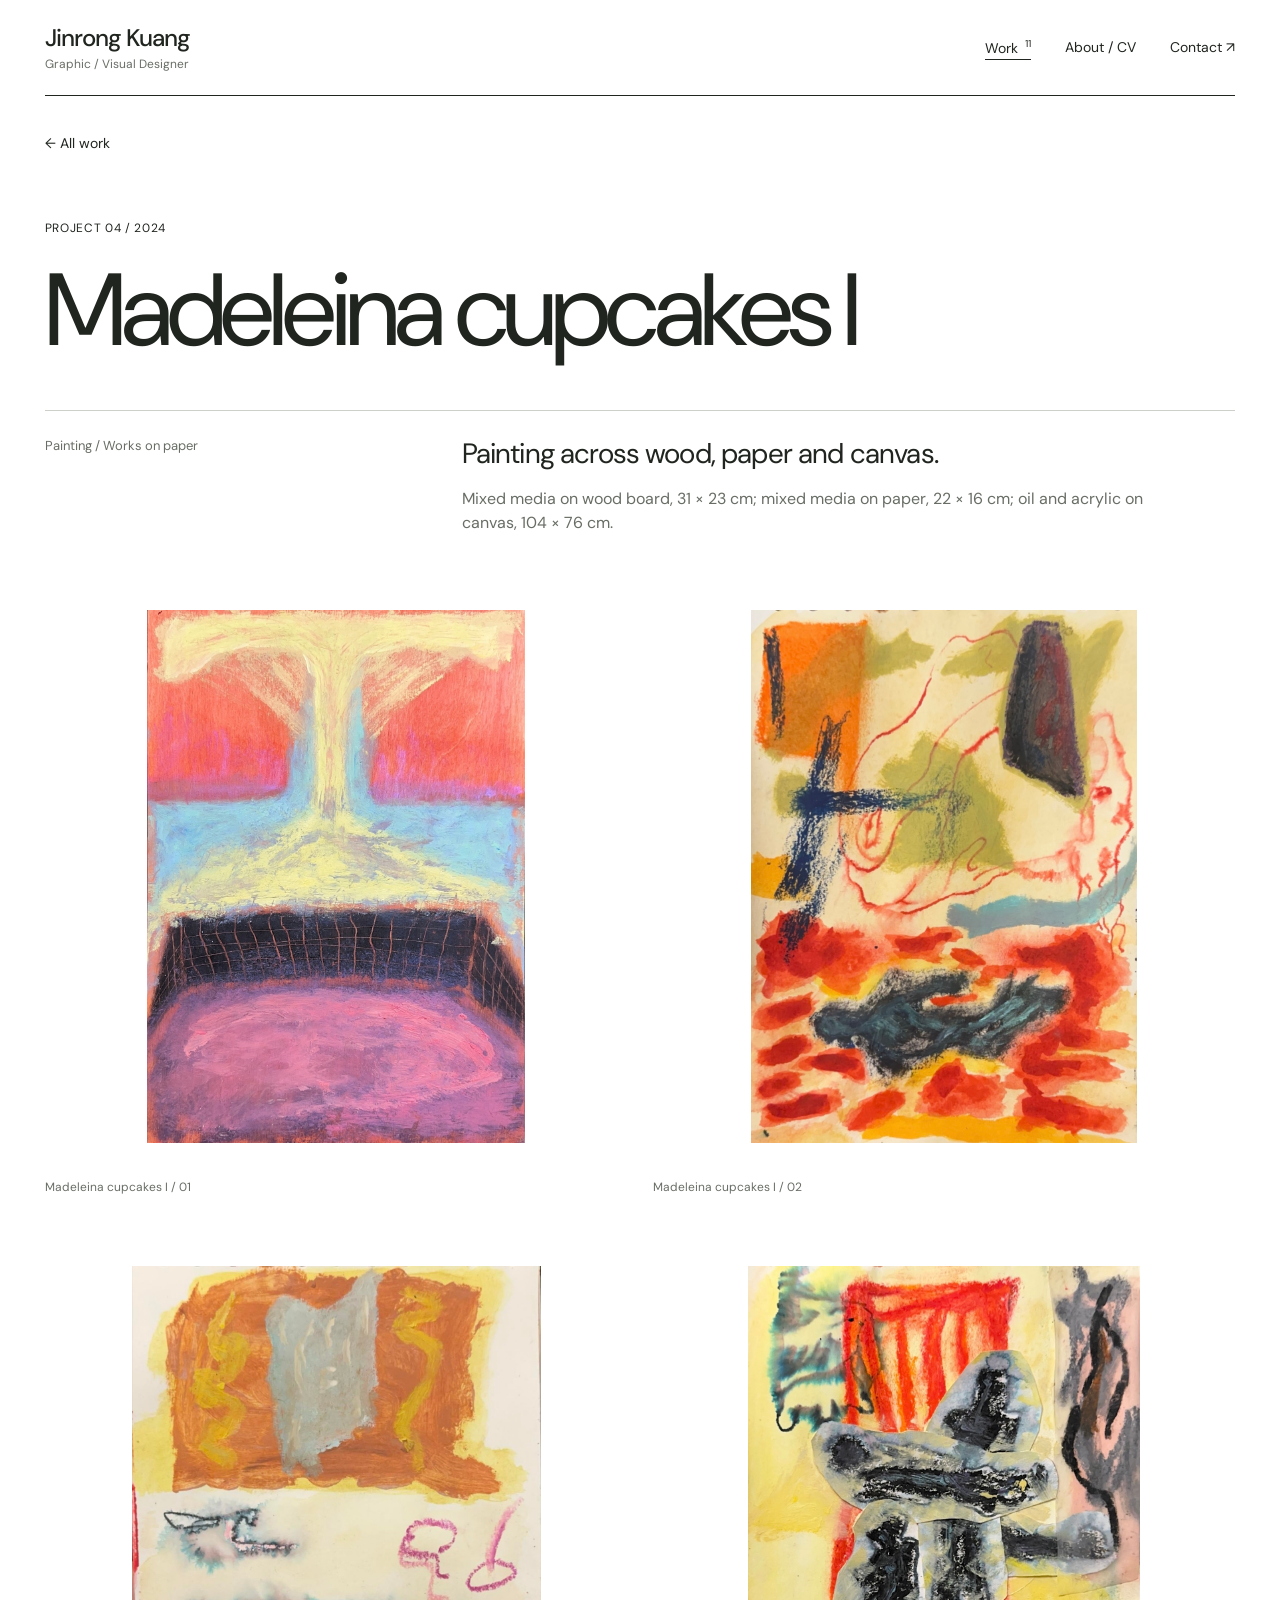
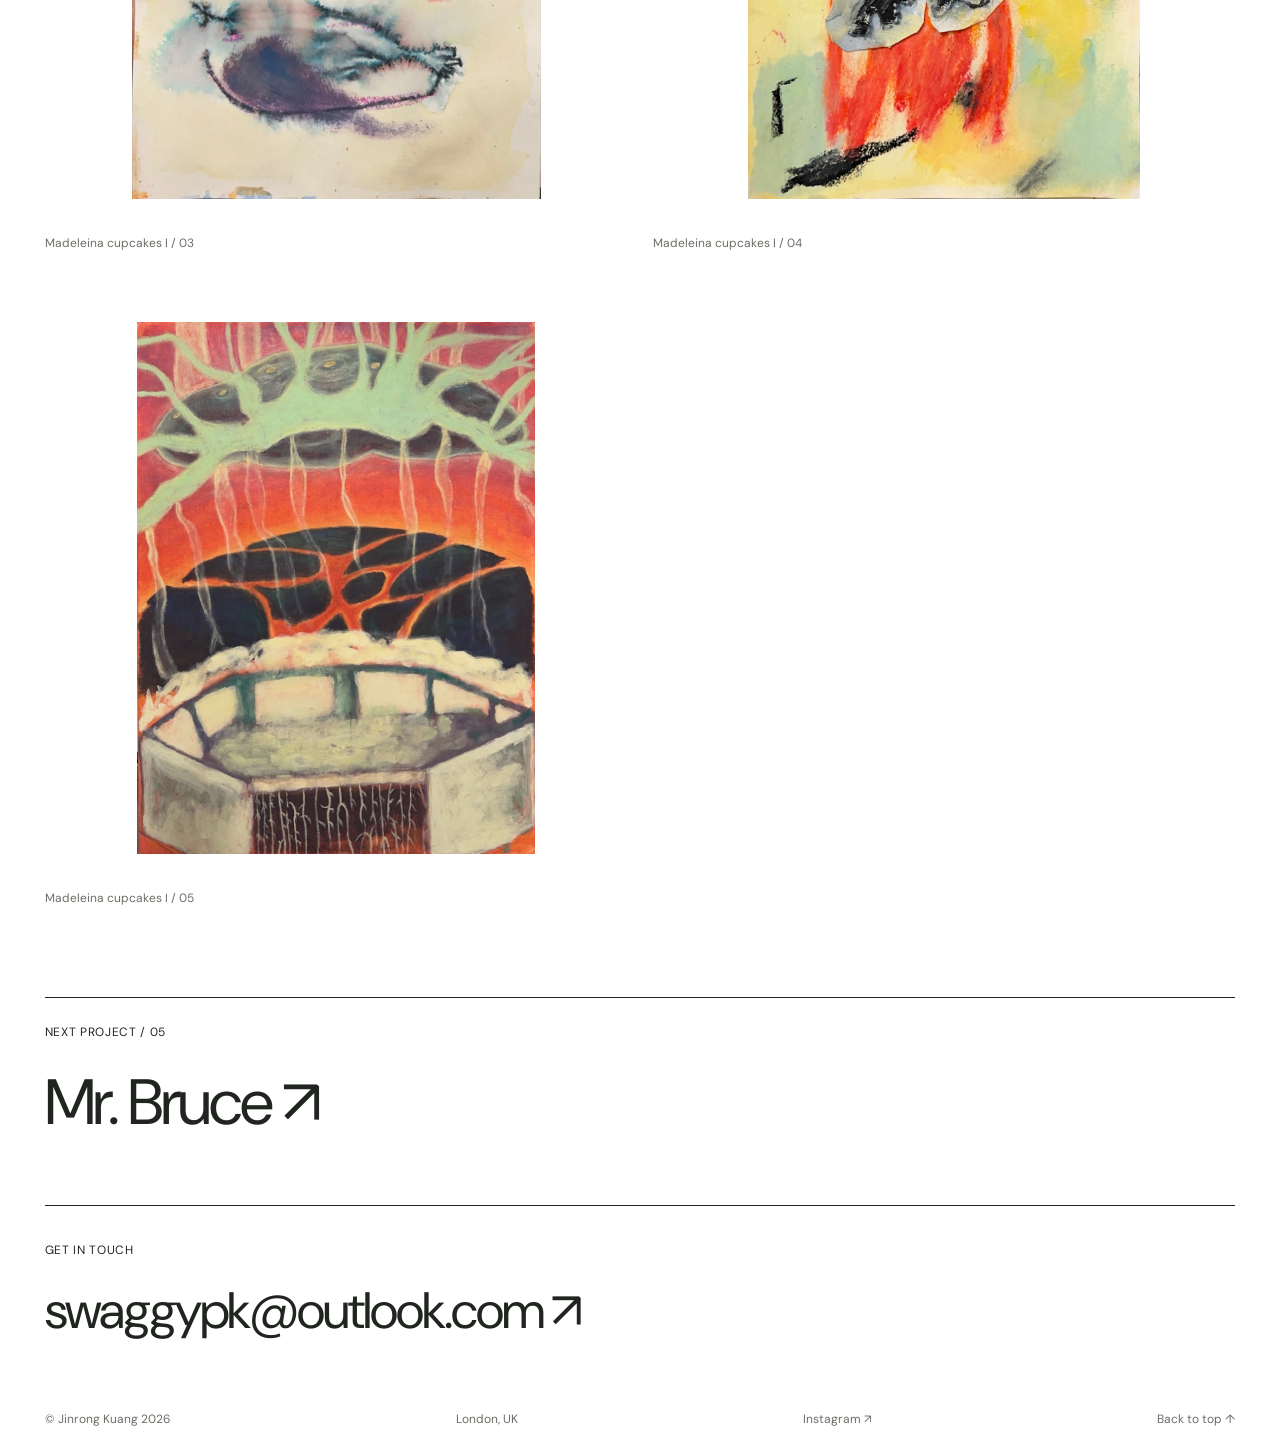
<file: work-madeleina-cupcakes-2.html>
<!doctype html>
<html lang="en"><head><meta charset="utf-8"><meta name="viewport" content="width=device-width, initial-scale=1"><meta name="description" content="Jinrong Kuang — Graphic / Visual Designer based in London. Painting, moving image, virtual reality and installation."><title>Madeleina cupcakes I — Jinrong Kuang</title><link rel="stylesheet" href="theme.css"><script src="site.js" defer></script><link rel="canonical" href="https://jinrongk10-cpu.github.io/work-madeleina-cupcakes-2.html"></head><body><a class="skip" href="#main">Skip to content</a><header class="site-header"><a class="wordmark" href="index.html">Jinrong Kuang<span>Graphic / Visual Designer</span></a><nav aria-label="Main navigation"><a aria-current="page" href="index.html">Work <sup>11</sup></a><a  href="about.html">About / CV</a><a href="mailto:swaggypk@outlook.com">Contact ↗</a></nav></header><main id="main"><section class="project-hero"><a class="back" href="index.html#work">← All work</a><p class="eyebrow">PROJECT 04 / 2024</p><h1>Madeleina cupcakes I</h1><div class="project-overview"><p class="category">Painting / Works on paper</p><div><h2>Painting across wood, paper and canvas.</h2><p>Mixed media on wood board, 31 × 23 cm; mixed media on paper, 22 × 16 cm; oil and acrylic on canvas, 104 × 76 cm.</p></div></div></section><section class="gallery" aria-label="Project artwork"><figure><a href="assets-madeleina-cupcakes-2-IMG_6222.jpg" target="_blank" rel="noopener" aria-label="Open Madeleina cupcakes I artwork 1 full size"><img src="assets-madeleina-cupcakes-2-IMG_6222.jpg" alt="Madeleina cupcakes I, artwork 1" loading="lazy" decoding="async"></a><figcaption>Madeleina cupcakes I / 01</figcaption></figure><figure><a href="assets-madeleina-cupcakes-2-IMG_5533.jpg" target="_blank" rel="noopener" aria-label="Open Madeleina cupcakes I artwork 2 full size"><img src="assets-madeleina-cupcakes-2-IMG_5533.jpg" alt="Madeleina cupcakes I, artwork 2" loading="lazy" decoding="async"></a><figcaption>Madeleina cupcakes I / 02</figcaption></figure><figure><a href="assets-madeleina-cupcakes-2-IMG_5532-2.jpg" target="_blank" rel="noopener" aria-label="Open Madeleina cupcakes I artwork 3 full size"><img src="assets-madeleina-cupcakes-2-IMG_5532-2.jpg" alt="Madeleina cupcakes I, artwork 3" loading="lazy" decoding="async"></a><figcaption>Madeleina cupcakes I / 03</figcaption></figure><figure><a href="assets-madeleina-cupcakes-2-IMG_5531.jpg" target="_blank" rel="noopener" aria-label="Open Madeleina cupcakes I artwork 4 full size"><img src="assets-madeleina-cupcakes-2-IMG_5531.jpg" alt="Madeleina cupcakes I, artwork 4" loading="lazy" decoding="async"></a><figcaption>Madeleina cupcakes I / 04</figcaption></figure><figure><a href="assets-madeleina-cupcakes-2-IMG_6260.jpg" target="_blank" rel="noopener" aria-label="Open Madeleina cupcakes I artwork 5 full size"><img src="assets-madeleina-cupcakes-2-IMG_6260.jpg" alt="Madeleina cupcakes I, artwork 5" loading="lazy" decoding="async"></a><figcaption>Madeleina cupcakes I / 05</figcaption></figure></section><a class="next-project" href="work-mr-bruce.html"><span class="eyebrow">NEXT PROJECT / 05</span><span>Mr. Bruce ↗</span></a></main><footer><div><span class="eyebrow">GET IN TOUCH</span><a class="email" href="mailto:swaggypk@outlook.com">swaggypk@outlook.com ↗</a></div><div class="footer-bottom"><span>© Jinrong Kuang 2026</span><span>London, UK</span><a href="https://instagram.com/jnrngk/" target="_blank" rel="noopener noreferrer">Instagram ↗</a><a href="#main">Back to top ↑</a></div></footer></body></html>
</file>
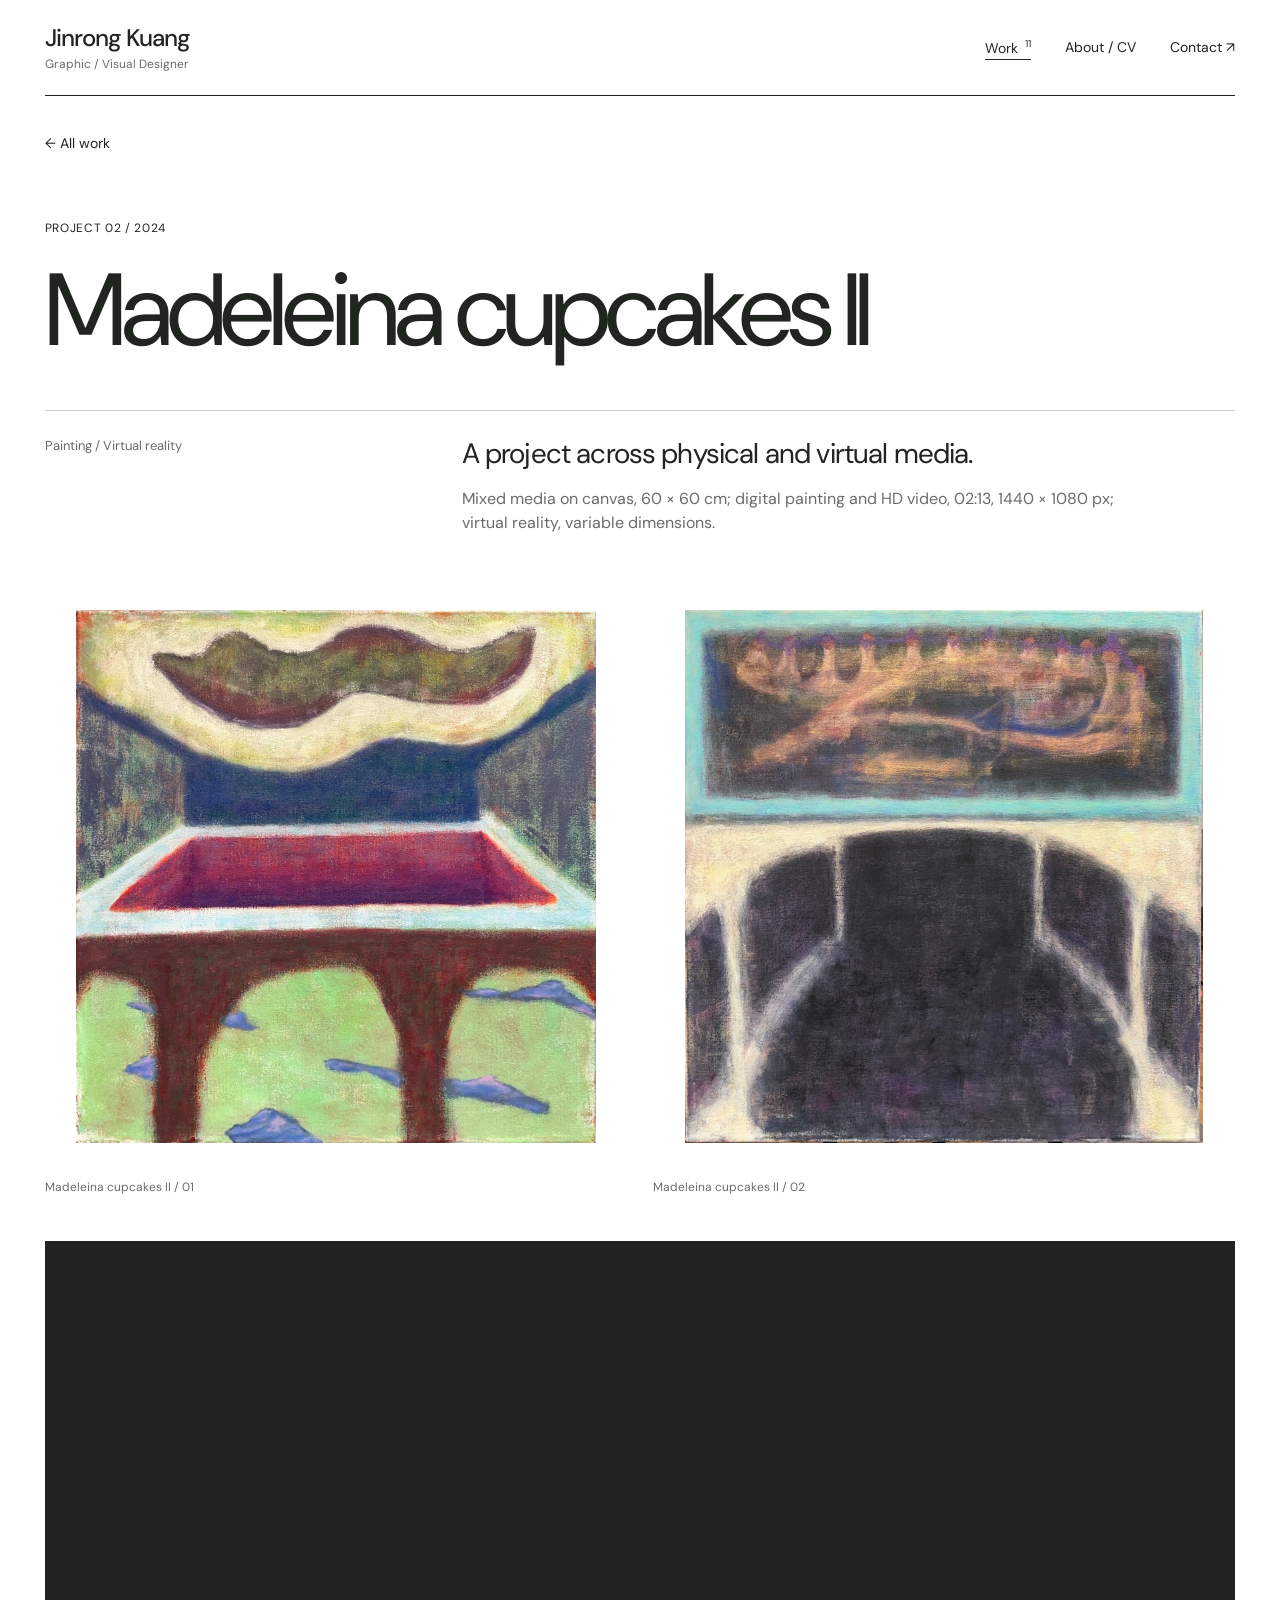
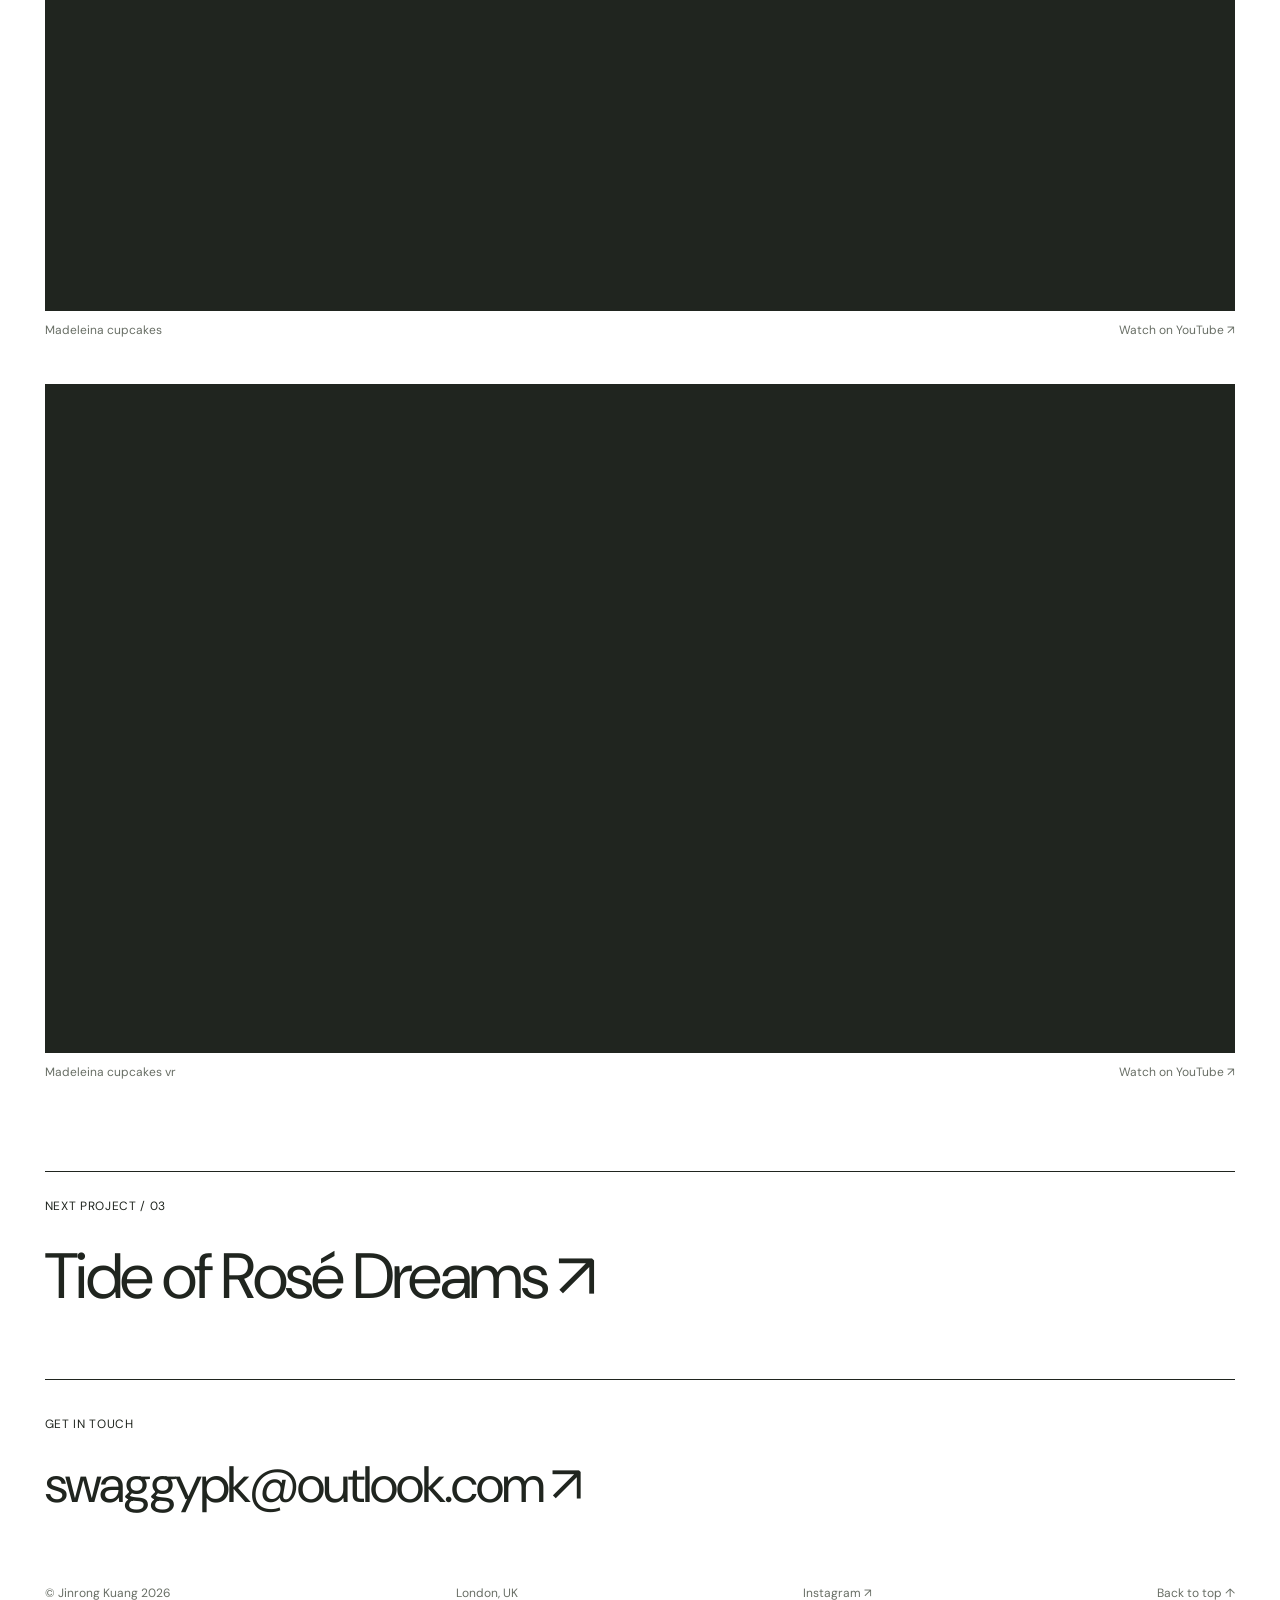
<file: work-madeleina-cupcakes.html>
<!doctype html>
<html lang="en"><head><meta charset="utf-8"><meta name="viewport" content="width=device-width, initial-scale=1"><meta name="description" content="Jinrong Kuang — Graphic / Visual Designer based in London. Painting, moving image, virtual reality and installation."><title>Madeleina cupcakes II — Jinrong Kuang</title><link rel="stylesheet" href="theme.css"><script src="site.js" defer></script><link rel="canonical" href="https://jinrongk10-cpu.github.io/work-madeleina-cupcakes.html"></head><body><a class="skip" href="#main">Skip to content</a><header class="site-header"><a class="wordmark" href="index.html">Jinrong Kuang<span>Graphic / Visual Designer</span></a><nav aria-label="Main navigation"><a aria-current="page" href="index.html">Work <sup>11</sup></a><a  href="about.html">About / CV</a><a href="mailto:swaggypk@outlook.com">Contact ↗</a></nav></header><main id="main"><section class="project-hero"><a class="back" href="index.html#work">← All work</a><p class="eyebrow">PROJECT 02 / 2024</p><h1>Madeleina cupcakes II</h1><div class="project-overview"><p class="category">Painting / Virtual reality</p><div><h2>A project across physical and virtual media.</h2><p>Mixed media on canvas, 60 × 60 cm; digital painting and HD video, 02:13, 1440 × 1080 px; virtual reality, variable dimensions.</p></div></div></section><section class="gallery" aria-label="Project artwork"><figure><a href="assets-madeleina-cupcakes-IMG_2020.jpg" target="_blank" rel="noopener" aria-label="Open Madeleina cupcakes II artwork 1 full size"><img src="assets-madeleina-cupcakes-IMG_2020.jpg" alt="Madeleina cupcakes II, artwork 1" loading="lazy" decoding="async"></a><figcaption>Madeleina cupcakes II / 01</figcaption></figure><figure><a href="assets-madeleina-cupcakes-IMG_2021.jpg" target="_blank" rel="noopener" aria-label="Open Madeleina cupcakes II artwork 2 full size"><img src="assets-madeleina-cupcakes-IMG_2021.jpg" alt="Madeleina cupcakes II, artwork 2" loading="lazy" decoding="async"></a><figcaption>Madeleina cupcakes II / 02</figcaption></figure><figure class="video"><iframe loading="lazy" src="https://www.youtube-nocookie.com/embed/RtlHxzfVU9Q" title="Madeleina cupcakes" allow="fullscreen; picture-in-picture" allowfullscreen></iframe><figcaption>Madeleina cupcakes <a href="https://www.youtube.com/watch?v=RtlHxzfVU9Q" target="_blank" rel="noopener">Watch on YouTube ↗</a></figcaption></figure><figure class="video"><iframe loading="lazy" src="https://www.youtube-nocookie.com/embed/xVxDps-peBE" title="Madeleina cupcakes vr" allow="fullscreen; picture-in-picture" allowfullscreen></iframe><figcaption>Madeleina cupcakes vr <a href="https://www.youtube.com/watch?v=xVxDps-peBE" target="_blank" rel="noopener">Watch on YouTube ↗</a></figcaption></figure></section><a class="next-project" href="work-tide-of-rose-dreams.html"><span class="eyebrow">NEXT PROJECT / 03</span><span>Tide of Rosé Dreams ↗</span></a></main><footer><div><span class="eyebrow">GET IN TOUCH</span><a class="email" href="mailto:swaggypk@outlook.com">swaggypk@outlook.com ↗</a></div><div class="footer-bottom"><span>© Jinrong Kuang 2026</span><span>London, UK</span><a href="https://instagram.com/jnrngk/" target="_blank" rel="noopener noreferrer">Instagram ↗</a><a href="#main">Back to top ↑</a></div></footer></body></html>
</file>
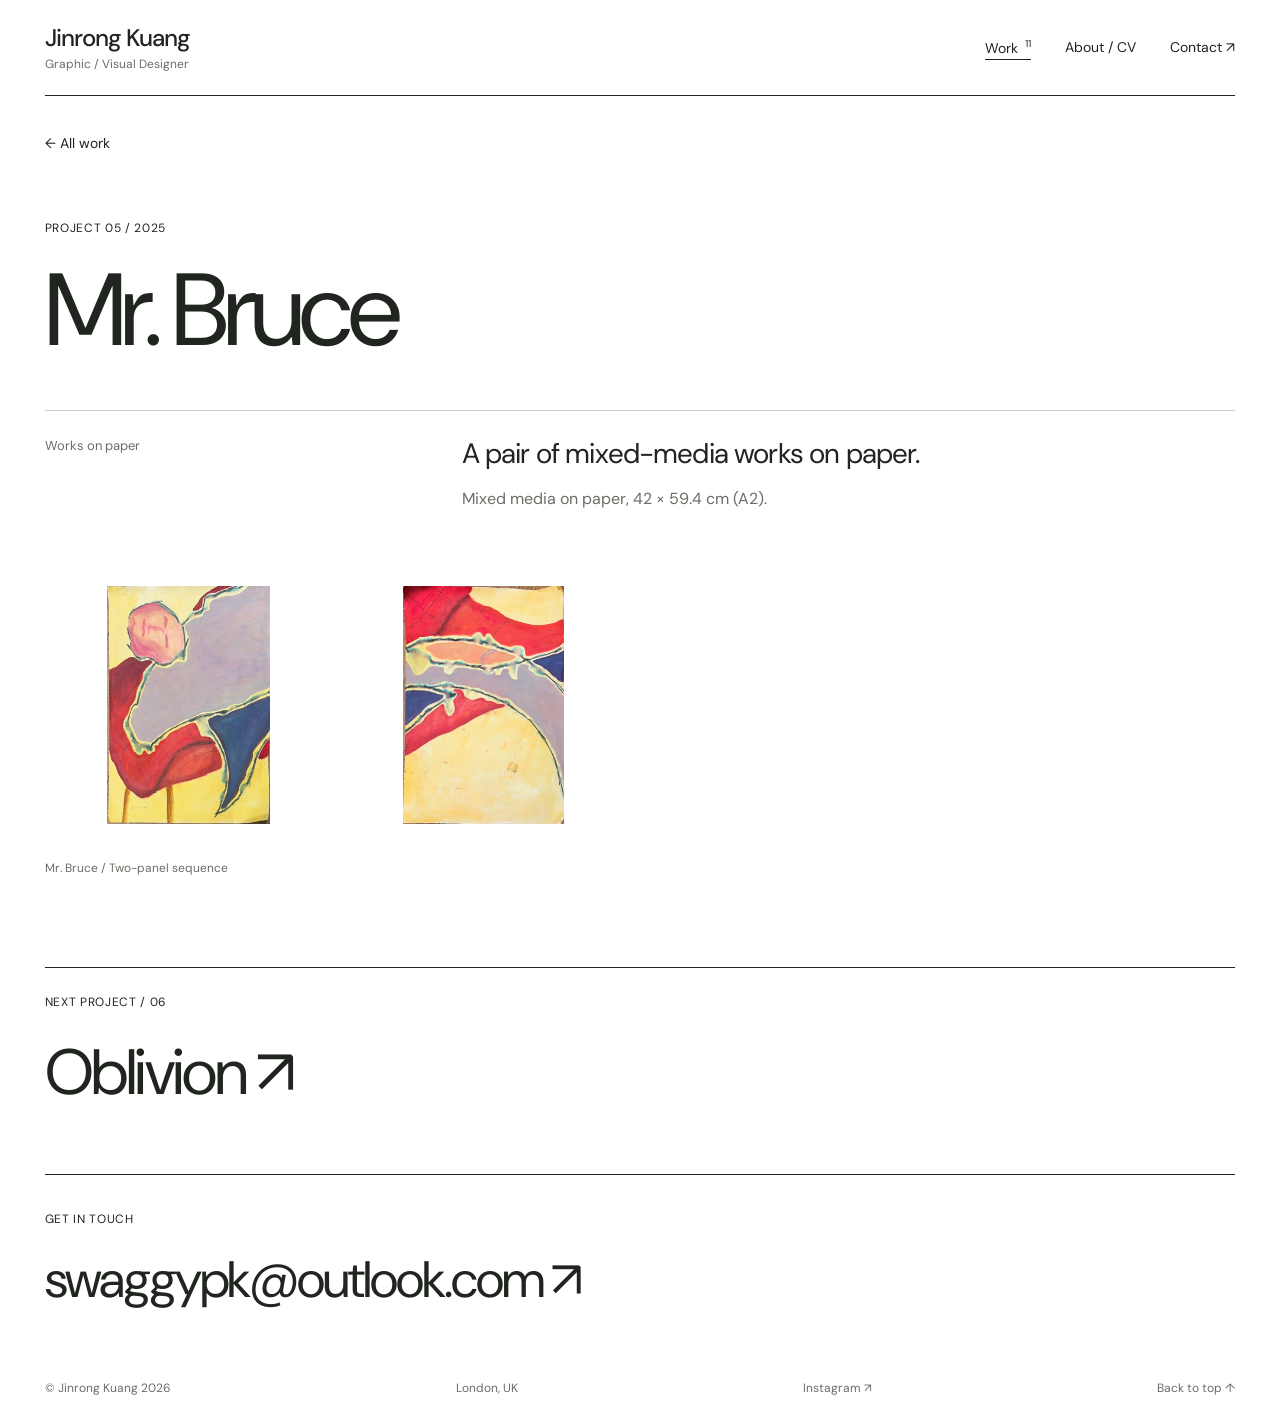
<file: work-mr-bruce.html>
<!doctype html>
<html lang="en"><head><meta charset="utf-8"><meta name="viewport" content="width=device-width, initial-scale=1"><meta name="description" content="Jinrong Kuang — Graphic / Visual Designer based in London. Painting, moving image, virtual reality and installation."><title>Mr. Bruce — Jinrong Kuang</title><link rel="stylesheet" href="theme.css"><script src="site.js" defer></script><link rel="canonical" href="https://jinrongk10-cpu.github.io/work-mr-bruce.html"></head><body><a class="skip" href="#main">Skip to content</a><header class="site-header"><a class="wordmark" href="index.html">Jinrong Kuang<span>Graphic / Visual Designer</span></a><nav aria-label="Main navigation"><a aria-current="page" href="index.html">Work <sup>11</sup></a><a  href="about.html">About / CV</a><a href="mailto:swaggypk@outlook.com">Contact ↗</a></nav></header><main id="main"><section class="project-hero"><a class="back" href="index.html#work">← All work</a><p class="eyebrow">PROJECT 05 / 2025</p><h1>Mr. Bruce</h1><div class="project-overview"><p class="category">Works on paper</p><div><h2>A pair of mixed-media works on paper.</h2><p>Mixed media on paper, 42 × 59.4 cm (A2).</p></div></div></section><section class="gallery" aria-label="Project artwork"><figure class="paired-work"><div class="paired-panels"><a href="assets-mr-bruce-IMG_2004.jpg" target="_blank" rel="noopener" aria-label="Open Mr. Bruce panel 1"><img src="assets-mr-bruce-IMG_2004.jpg" alt="Mr. Bruce — left panel" loading="lazy" decoding="async"></a><a href="assets-mr-bruce-IMG_2003.jpg" target="_blank" rel="noopener" aria-label="Open Mr. Bruce panel 2"><img src="assets-mr-bruce-IMG_2003.jpg" alt="Mr. Bruce — right panel" loading="lazy" decoding="async"></a></div><figcaption>Mr. Bruce / Two-panel sequence</figcaption></figure></section><a class="next-project" href="work-oblivion.html"><span class="eyebrow">NEXT PROJECT / 06</span><span>Oblivion ↗</span></a></main><footer><div><span class="eyebrow">GET IN TOUCH</span><a class="email" href="mailto:swaggypk@outlook.com">swaggypk@outlook.com ↗</a></div><div class="footer-bottom"><span>© Jinrong Kuang 2026</span><span>London, UK</span><a href="https://instagram.com/jnrngk/" target="_blank" rel="noopener noreferrer">Instagram ↗</a><a href="#main">Back to top ↑</a></div></footer></body></html>
</file>
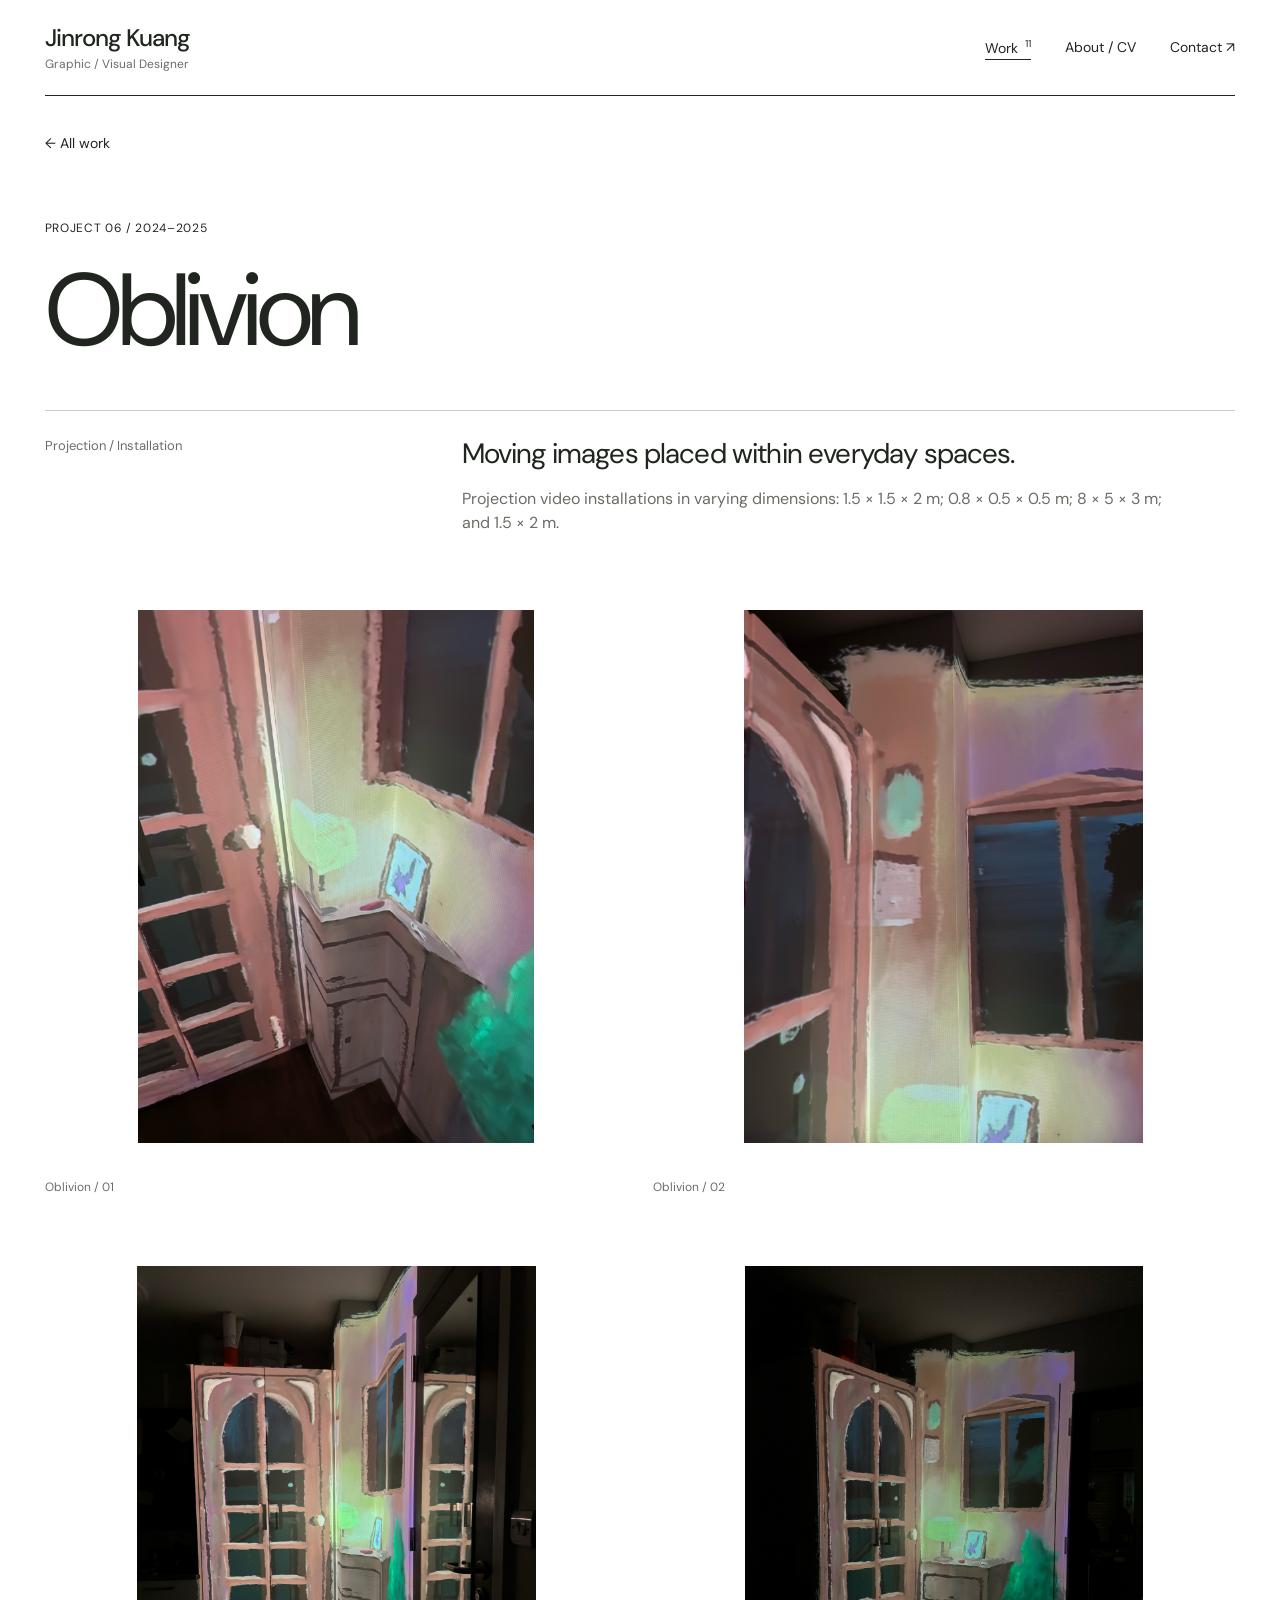
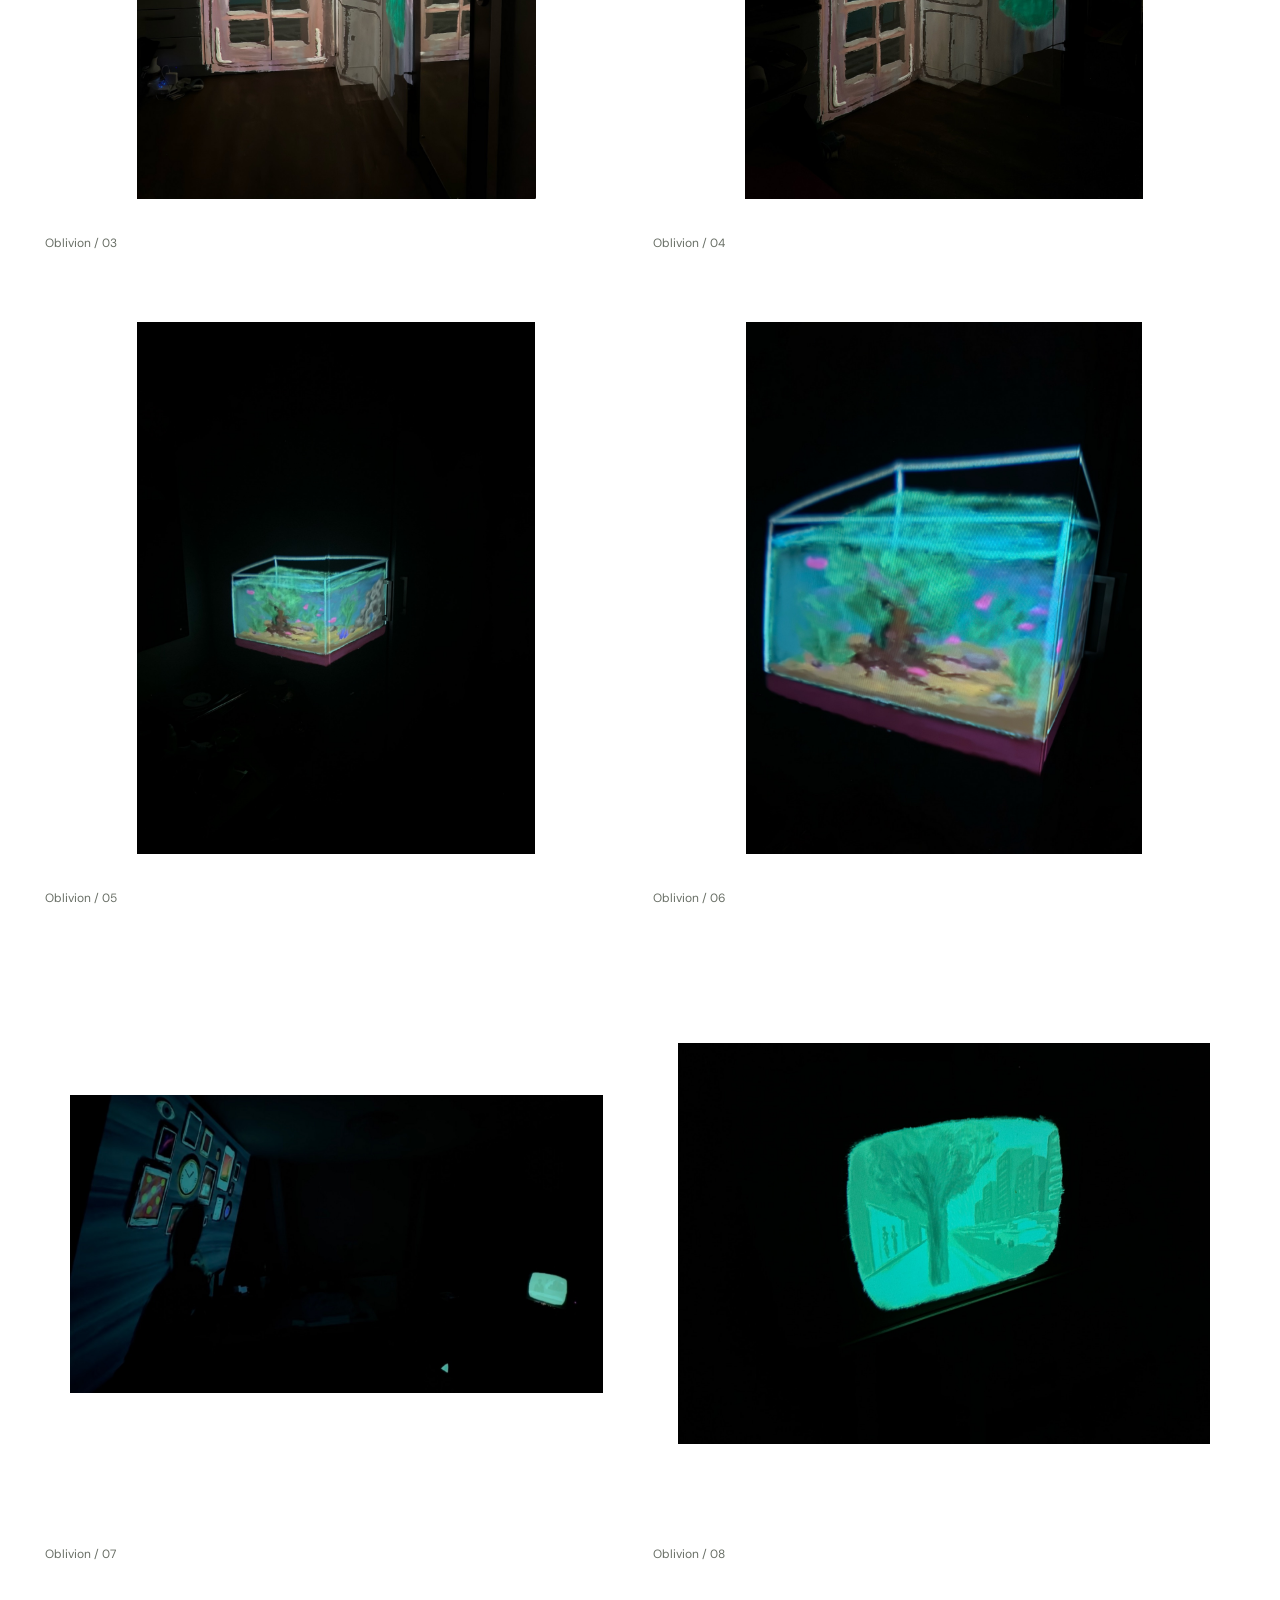
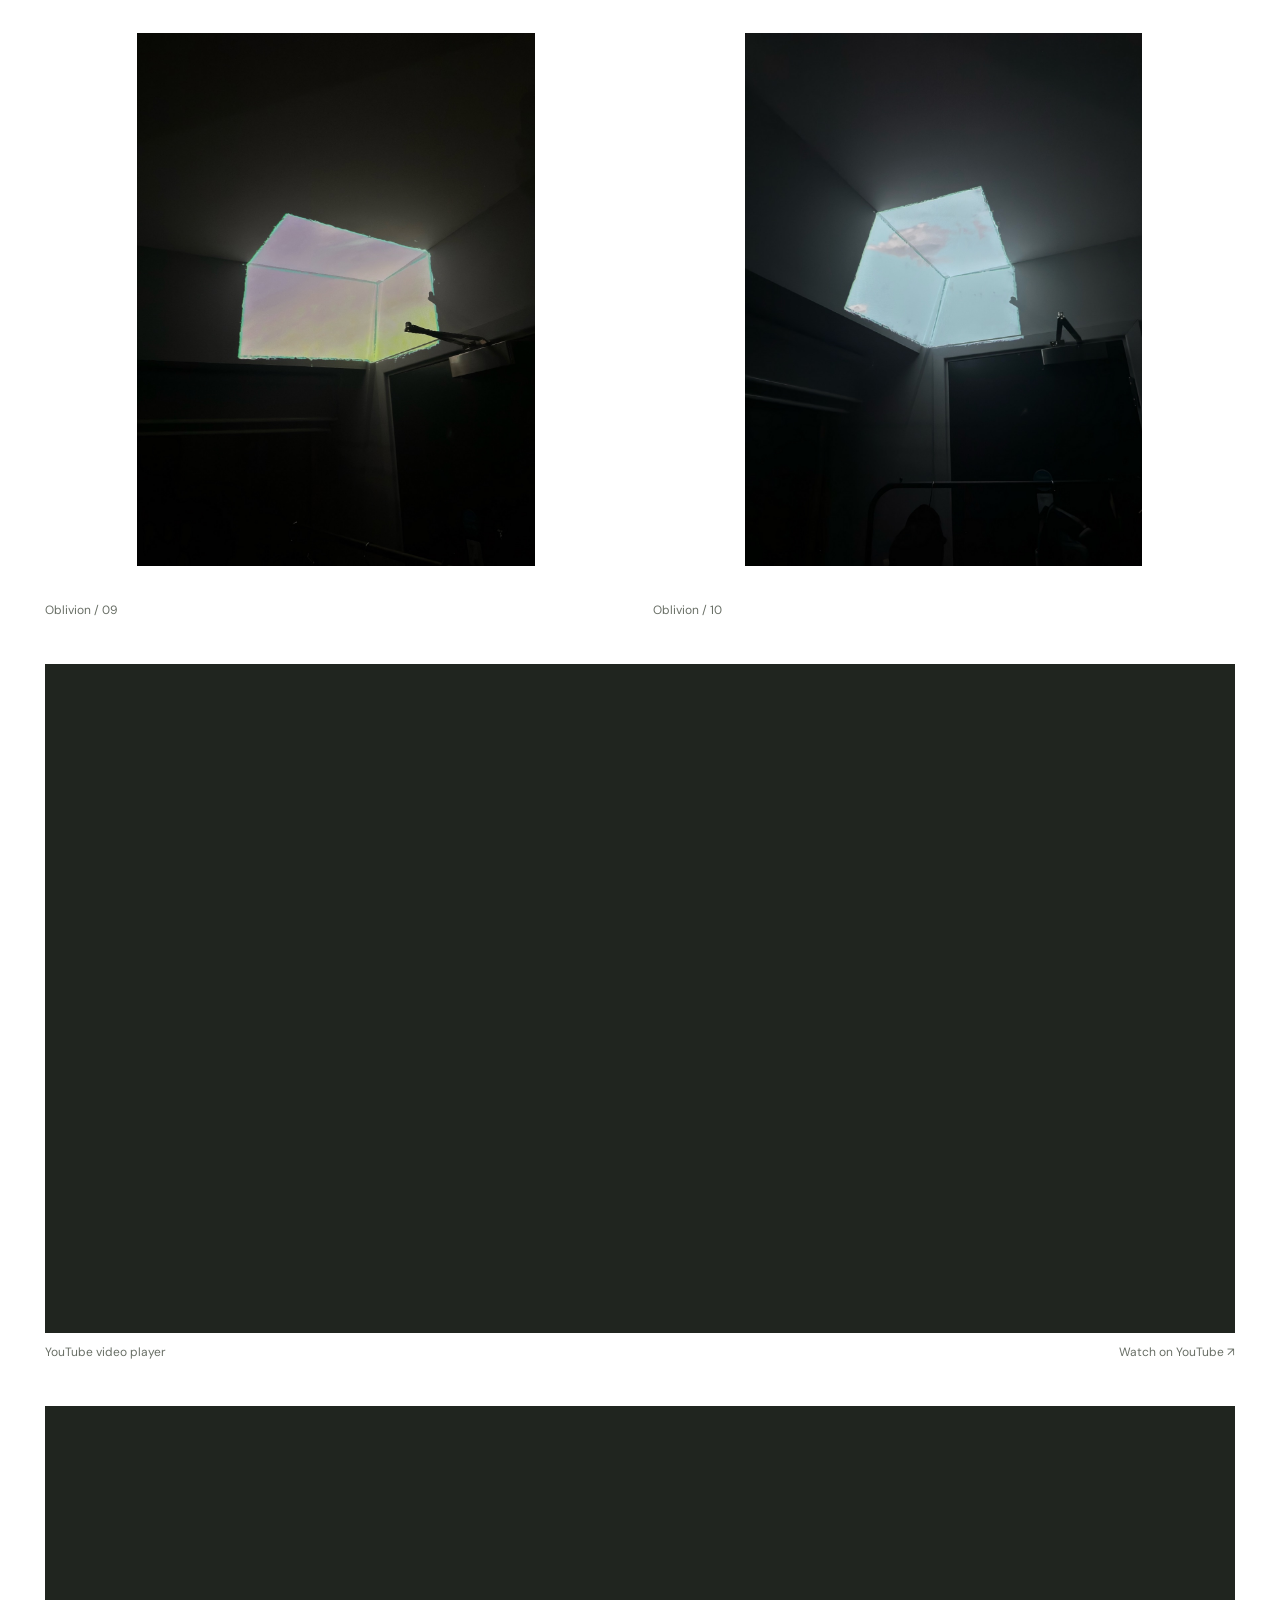
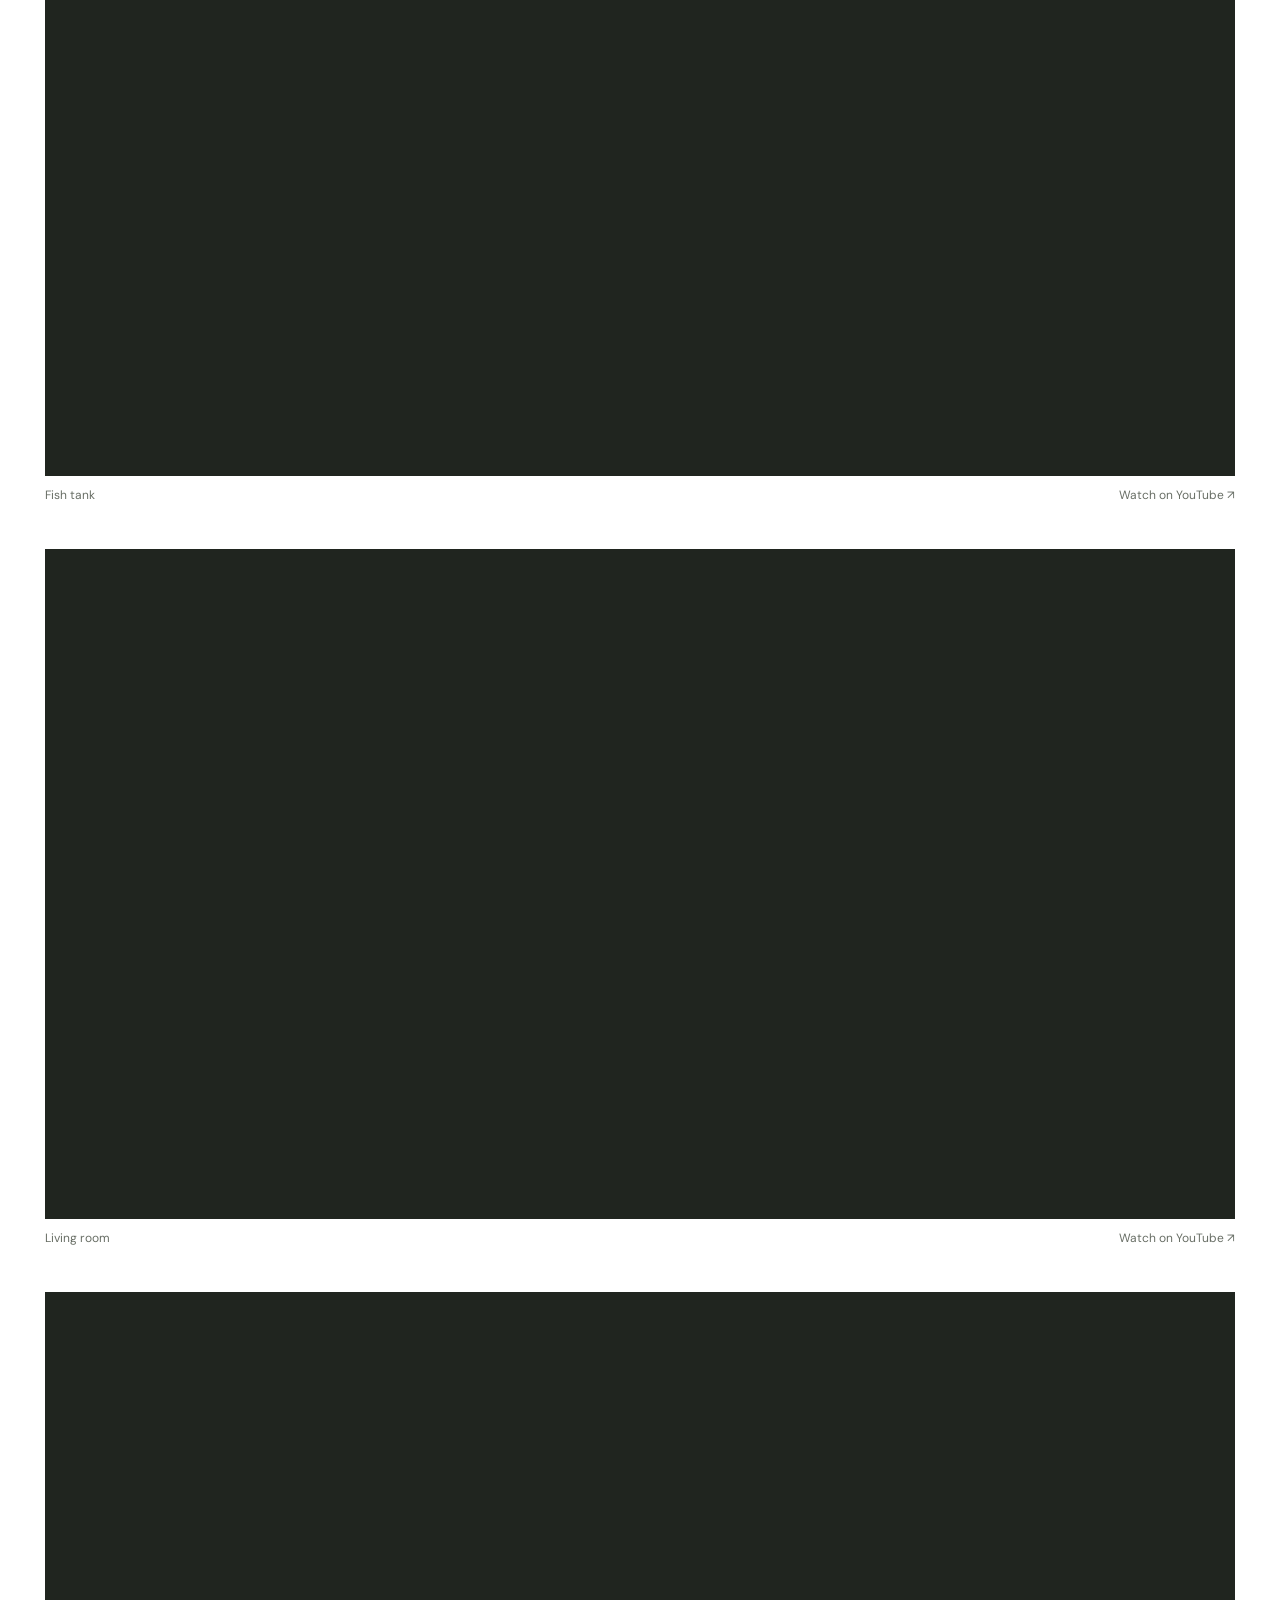
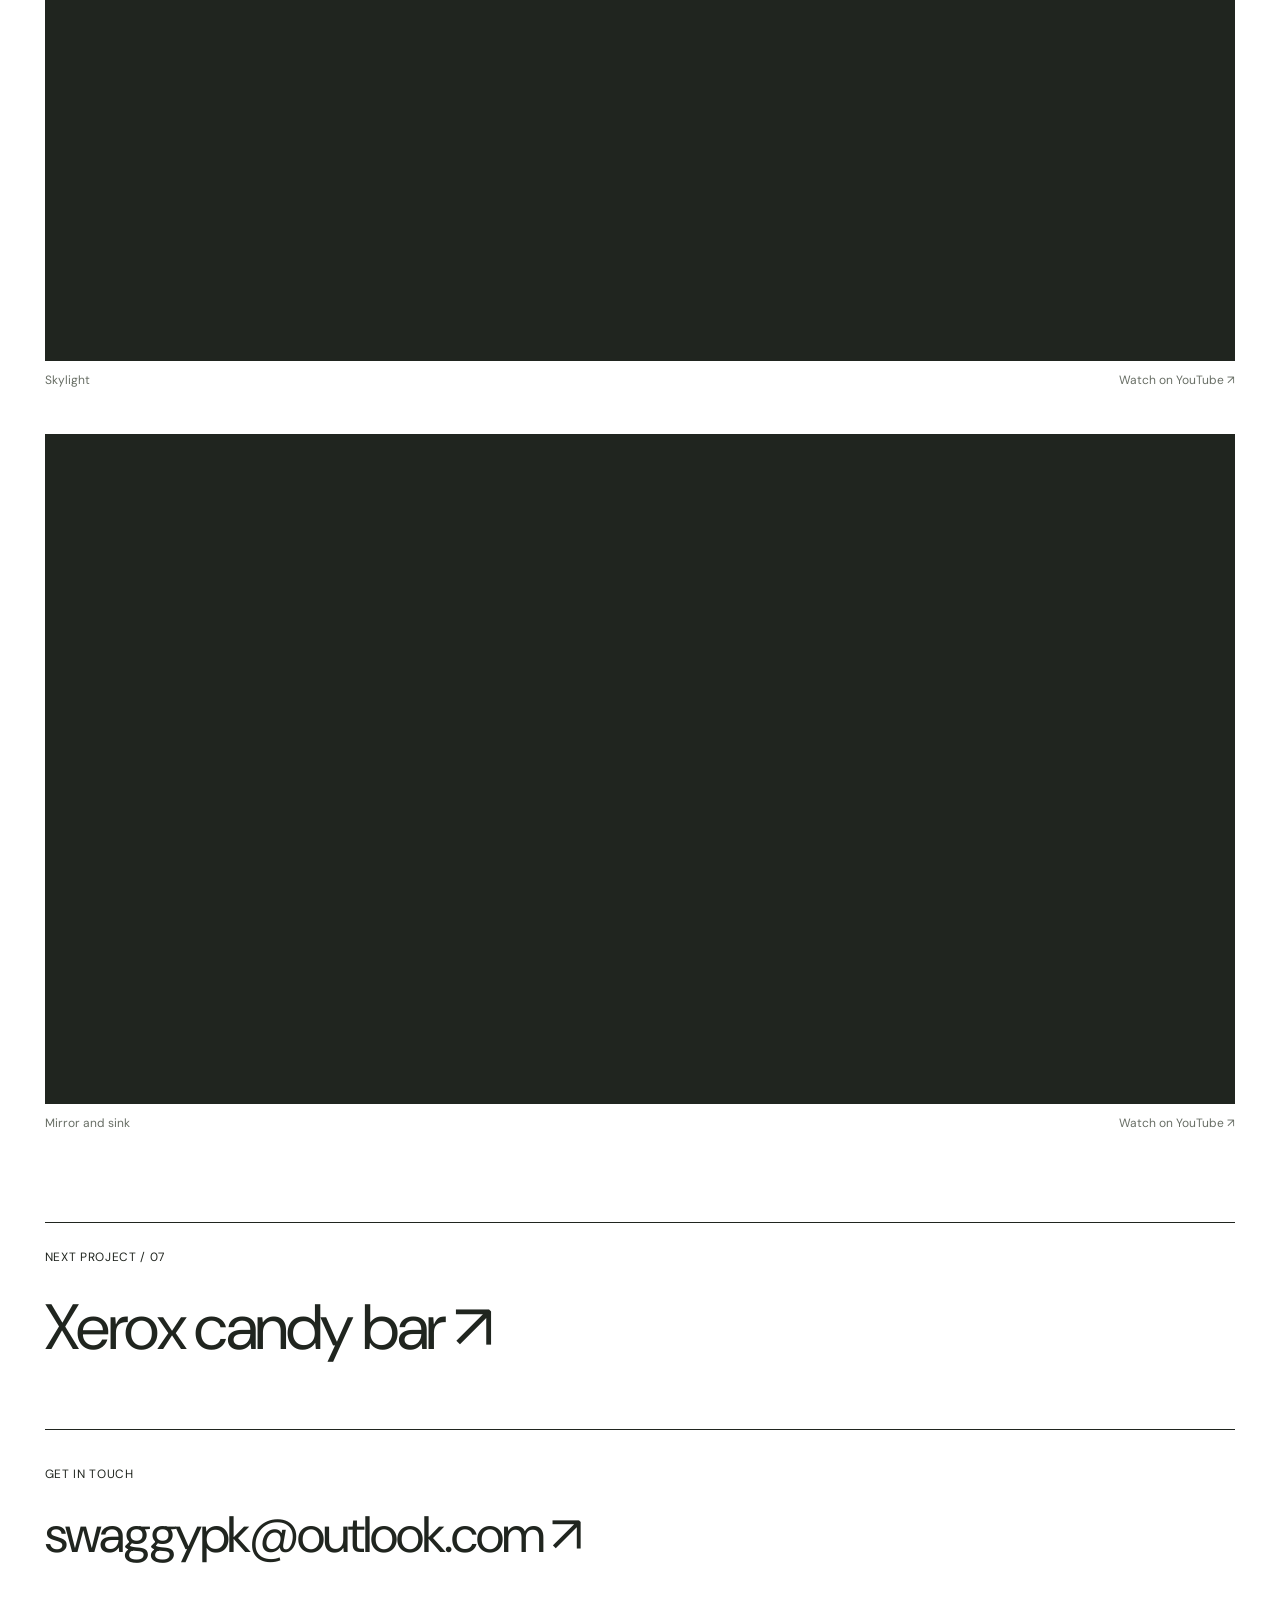
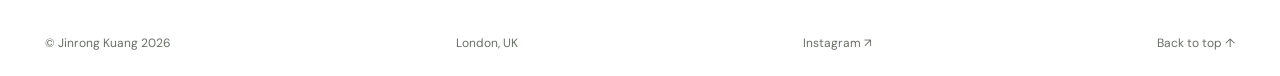
<file: work-oblivion.html>
<!doctype html>
<html lang="en"><head><meta charset="utf-8"><meta name="viewport" content="width=device-width, initial-scale=1"><meta name="description" content="Jinrong Kuang — Graphic / Visual Designer based in London. Painting, moving image, virtual reality and installation."><title>Oblivion — Jinrong Kuang</title><link rel="stylesheet" href="theme.css"><script src="site.js" defer></script><link rel="canonical" href="https://jinrongk10-cpu.github.io/work-oblivion.html"></head><body><a class="skip" href="#main">Skip to content</a><header class="site-header"><a class="wordmark" href="index.html">Jinrong Kuang<span>Graphic / Visual Designer</span></a><nav aria-label="Main navigation"><a aria-current="page" href="index.html">Work <sup>11</sup></a><a  href="about.html">About / CV</a><a href="mailto:swaggypk@outlook.com">Contact ↗</a></nav></header><main id="main"><section class="project-hero"><a class="back" href="index.html#work">← All work</a><p class="eyebrow">PROJECT 06 / 2024–2025</p><h1>Oblivion</h1><div class="project-overview"><p class="category">Projection / Installation</p><div><h2>Moving images placed within everyday spaces.</h2><p>Projection video installations in varying dimensions: 1.5 × 1.5 × 2 m; 0.8 × 0.5 × 0.5 m; 8 × 5 × 3 m; and 1.5 × 2 m.</p></div></div></section><section class="gallery" aria-label="Project artwork"><figure><a href="assets-oblivion-Screenshot-2025-08-16-at-18.18.14.jpg" target="_blank" rel="noopener" aria-label="Open Oblivion artwork 1 full size"><img src="assets-oblivion-Screenshot-2025-08-16-at-18.18.14.jpg" alt="Oblivion, artwork 1" loading="lazy" decoding="async"></a><figcaption>Oblivion / 01</figcaption></figure><figure><a href="assets-oblivion-Screenshot-2025-08-16-at-18.18.36.jpg" target="_blank" rel="noopener" aria-label="Open Oblivion artwork 2 full size"><img src="assets-oblivion-Screenshot-2025-08-16-at-18.18.36.jpg" alt="Oblivion, artwork 2" loading="lazy" decoding="async"></a><figcaption>Oblivion / 02</figcaption></figure><figure><a href="assets-oblivion-Screenshot-2025-08-16-at-18.17.32.jpg" target="_blank" rel="noopener" aria-label="Open Oblivion artwork 3 full size"><img src="assets-oblivion-Screenshot-2025-08-16-at-18.17.32.jpg" alt="Oblivion, artwork 3" loading="lazy" decoding="async"></a><figcaption>Oblivion / 03</figcaption></figure><figure><a href="assets-oblivion-Screenshot-2025-08-16-at-18.18.58.jpg" target="_blank" rel="noopener" aria-label="Open Oblivion artwork 4 full size"><img src="assets-oblivion-Screenshot-2025-08-16-at-18.18.58.jpg" alt="Oblivion, artwork 4" loading="lazy" decoding="async"></a><figcaption>Oblivion / 04</figcaption></figure><figure><a href="assets-oblivion-Screenshot-2025-08-16-at-18.19.29.jpg" target="_blank" rel="noopener" aria-label="Open Oblivion artwork 5 full size"><img src="assets-oblivion-Screenshot-2025-08-16-at-18.19.29.jpg" alt="Oblivion, artwork 5" loading="lazy" decoding="async"></a><figcaption>Oblivion / 05</figcaption></figure><figure><a href="assets-oblivion-Screenshot-2025-08-16-at-18.19.52.jpg" target="_blank" rel="noopener" aria-label="Open Oblivion artwork 6 full size"><img src="assets-oblivion-Screenshot-2025-08-16-at-18.19.52.jpg" alt="Oblivion, artwork 6" loading="lazy" decoding="async"></a><figcaption>Oblivion / 06</figcaption></figure><figure><a href="assets-oblivion-Screenshot-2025-08-16-at-18.29.35.jpg" target="_blank" rel="noopener" aria-label="Open Oblivion artwork 7 full size"><img src="assets-oblivion-Screenshot-2025-08-16-at-18.29.35.jpg" alt="Oblivion, artwork 7" loading="lazy" decoding="async"></a><figcaption>Oblivion / 07</figcaption></figure><figure><a href="assets-oblivion-Screenshot-2025-08-16-at-18.32.26.jpg" target="_blank" rel="noopener" aria-label="Open Oblivion artwork 8 full size"><img src="assets-oblivion-Screenshot-2025-08-16-at-18.32.26.jpg" alt="Oblivion, artwork 8" loading="lazy" decoding="async"></a><figcaption>Oblivion / 08</figcaption></figure><figure><a href="assets-oblivion-Screenshot-2025-08-16-at-18.21.06.jpg" target="_blank" rel="noopener" aria-label="Open Oblivion artwork 9 full size"><img src="assets-oblivion-Screenshot-2025-08-16-at-18.21.06.jpg" alt="Oblivion, artwork 9" loading="lazy" decoding="async"></a><figcaption>Oblivion / 09</figcaption></figure><figure><a href="assets-oblivion-Screenshot-2025-08-16-at-18.20.51.jpg" target="_blank" rel="noopener" aria-label="Open Oblivion artwork 10 full size"><img src="assets-oblivion-Screenshot-2025-08-16-at-18.20.51.jpg" alt="Oblivion, artwork 10" loading="lazy" decoding="async"></a><figcaption>Oblivion / 10</figcaption></figure><figure class="video"><iframe loading="lazy" src="https://www.youtube-nocookie.com/embed/5sMHUPgaCj0" title="YouTube video player" allow="fullscreen; picture-in-picture" allowfullscreen></iframe><figcaption>YouTube video player <a href="https://www.youtube.com/watch?v=5sMHUPgaCj0" target="_blank" rel="noopener">Watch on YouTube ↗</a></figcaption></figure><figure class="video"><iframe loading="lazy" src="https://www.youtube-nocookie.com/embed/8mufZMBe38Y" title="Fish tank" allow="fullscreen; picture-in-picture" allowfullscreen></iframe><figcaption>Fish tank <a href="https://www.youtube.com/watch?v=8mufZMBe38Y" target="_blank" rel="noopener">Watch on YouTube ↗</a></figcaption></figure><figure class="video"><iframe loading="lazy" src="https://www.youtube-nocookie.com/embed/WZRyZImvO0M" title="Living room" allow="fullscreen; picture-in-picture" allowfullscreen></iframe><figcaption>Living room <a href="https://www.youtube.com/watch?v=WZRyZImvO0M" target="_blank" rel="noopener">Watch on YouTube ↗</a></figcaption></figure><figure class="video"><iframe loading="lazy" src="https://www.youtube-nocookie.com/embed/P579g_TeEL0" title="Skylight" allow="fullscreen; picture-in-picture" allowfullscreen></iframe><figcaption>Skylight <a href="https://www.youtube.com/watch?v=P579g_TeEL0" target="_blank" rel="noopener">Watch on YouTube ↗</a></figcaption></figure><figure class="video"><iframe loading="lazy" src="https://www.youtube-nocookie.com/embed/MhXBdkA4oqs" title="Mirror and sink" allow="fullscreen; picture-in-picture" allowfullscreen></iframe><figcaption>Mirror and sink <a href="https://www.youtube.com/watch?v=MhXBdkA4oqs" target="_blank" rel="noopener">Watch on YouTube ↗</a></figcaption></figure></section><a class="next-project" href="work-xerox-candy-bar.html"><span class="eyebrow">NEXT PROJECT / 07</span><span>Xerox candy bar ↗</span></a></main><footer><div><span class="eyebrow">GET IN TOUCH</span><a class="email" href="mailto:swaggypk@outlook.com">swaggypk@outlook.com ↗</a></div><div class="footer-bottom"><span>© Jinrong Kuang 2026</span><span>London, UK</span><a href="https://instagram.com/jnrngk/" target="_blank" rel="noopener noreferrer">Instagram ↗</a><a href="#main">Back to top ↑</a></div></footer></body></html>
</file>
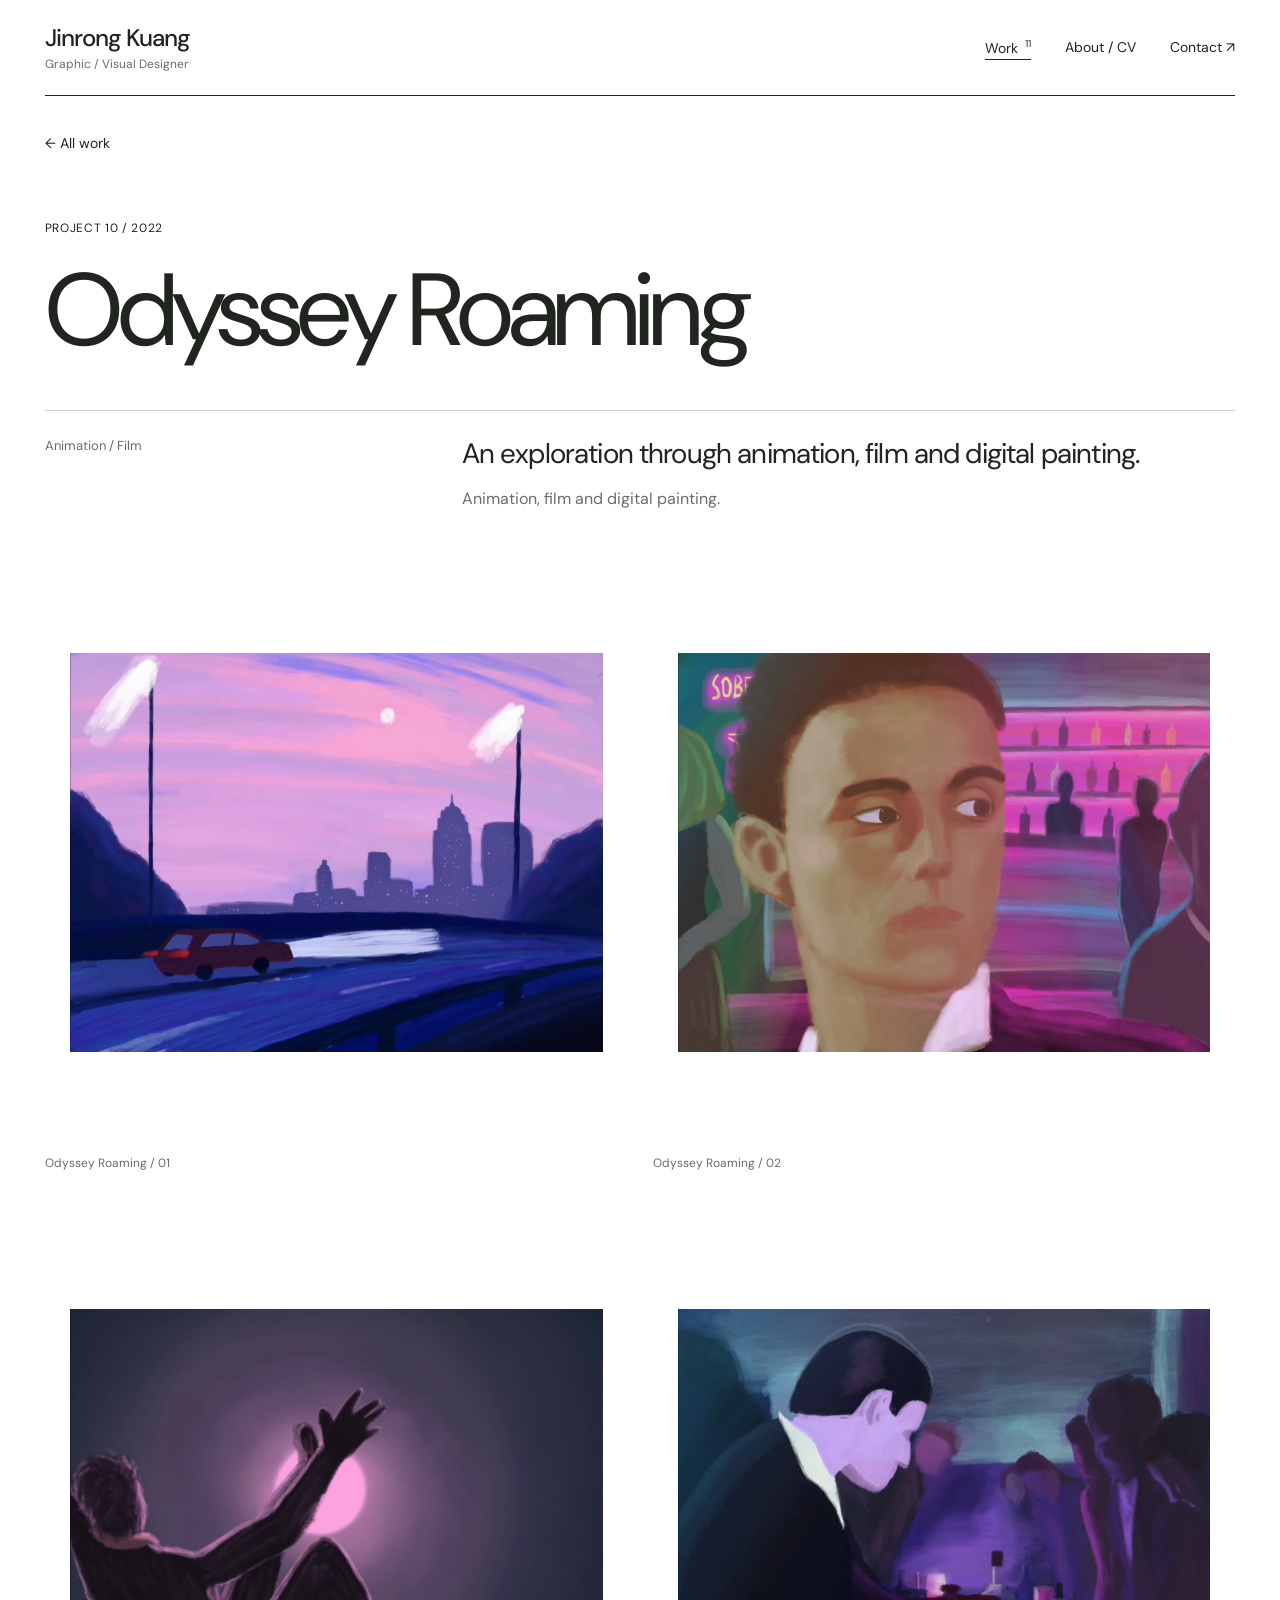
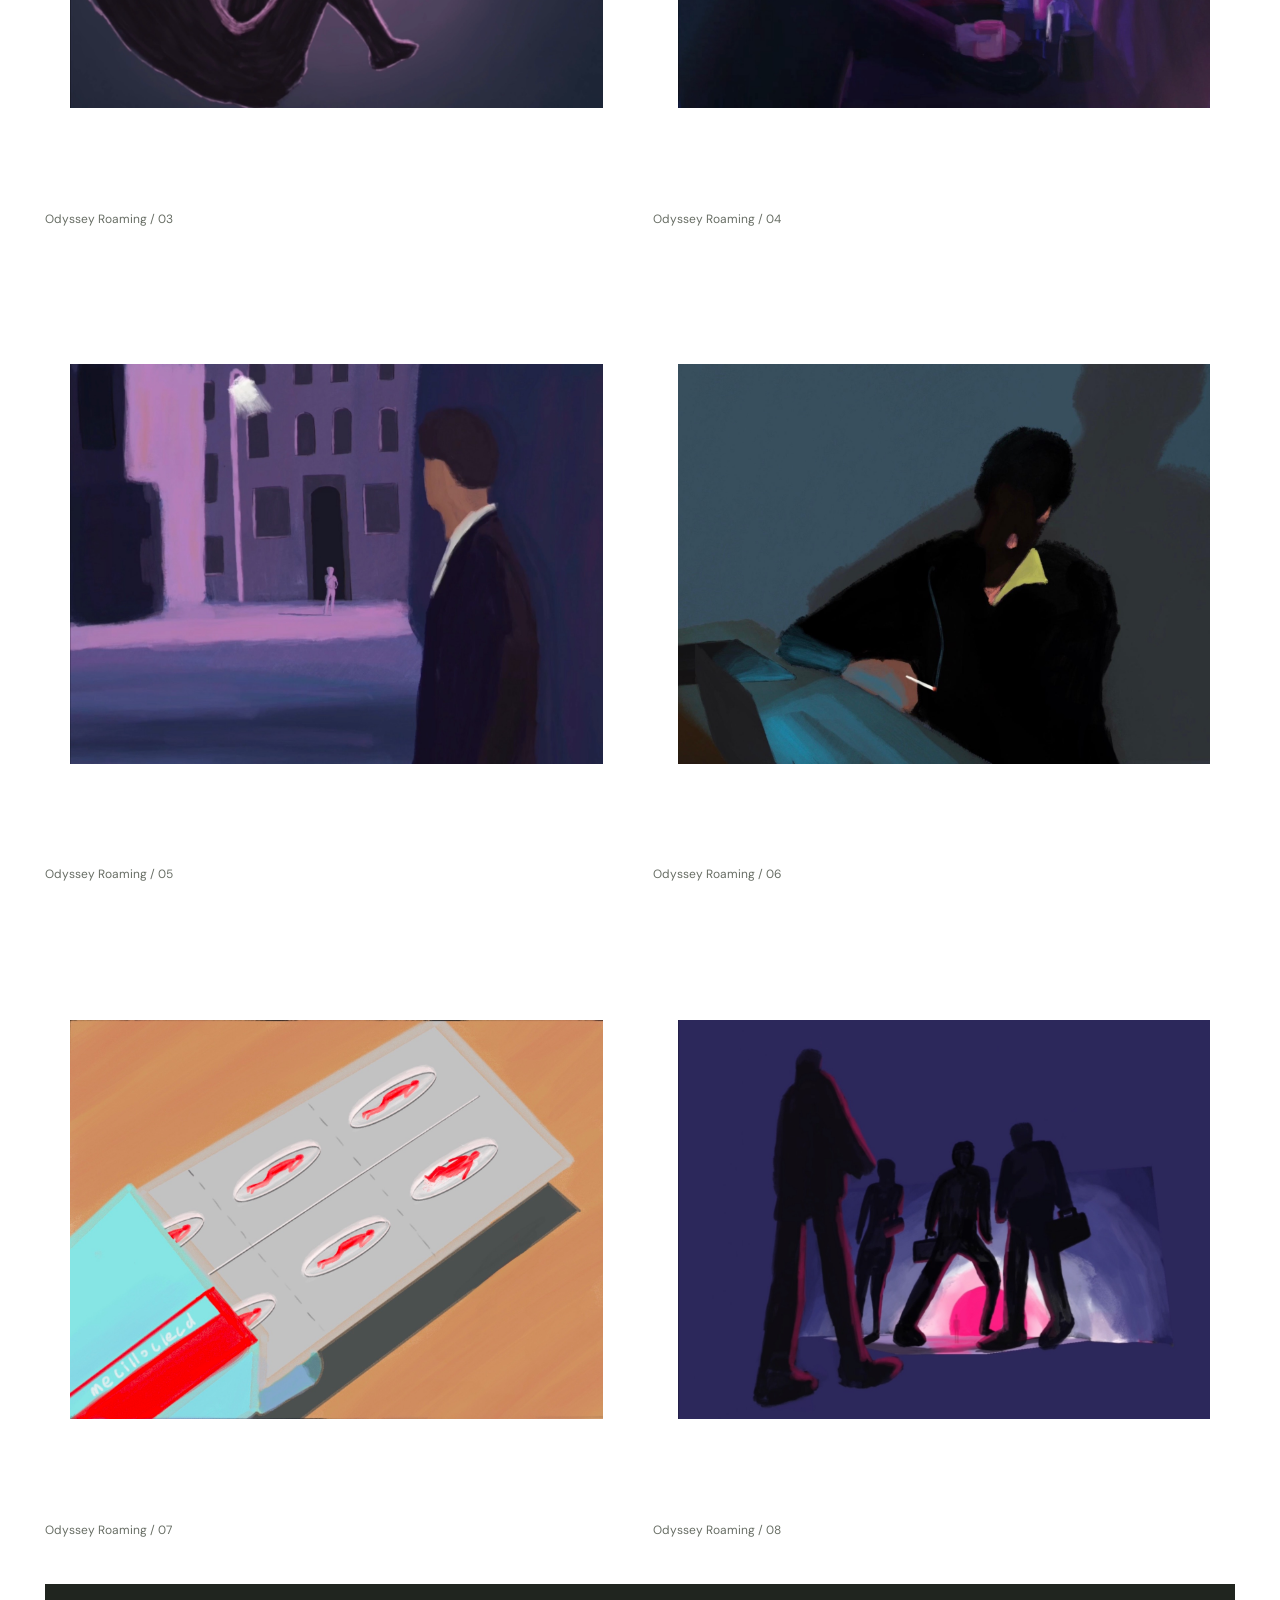
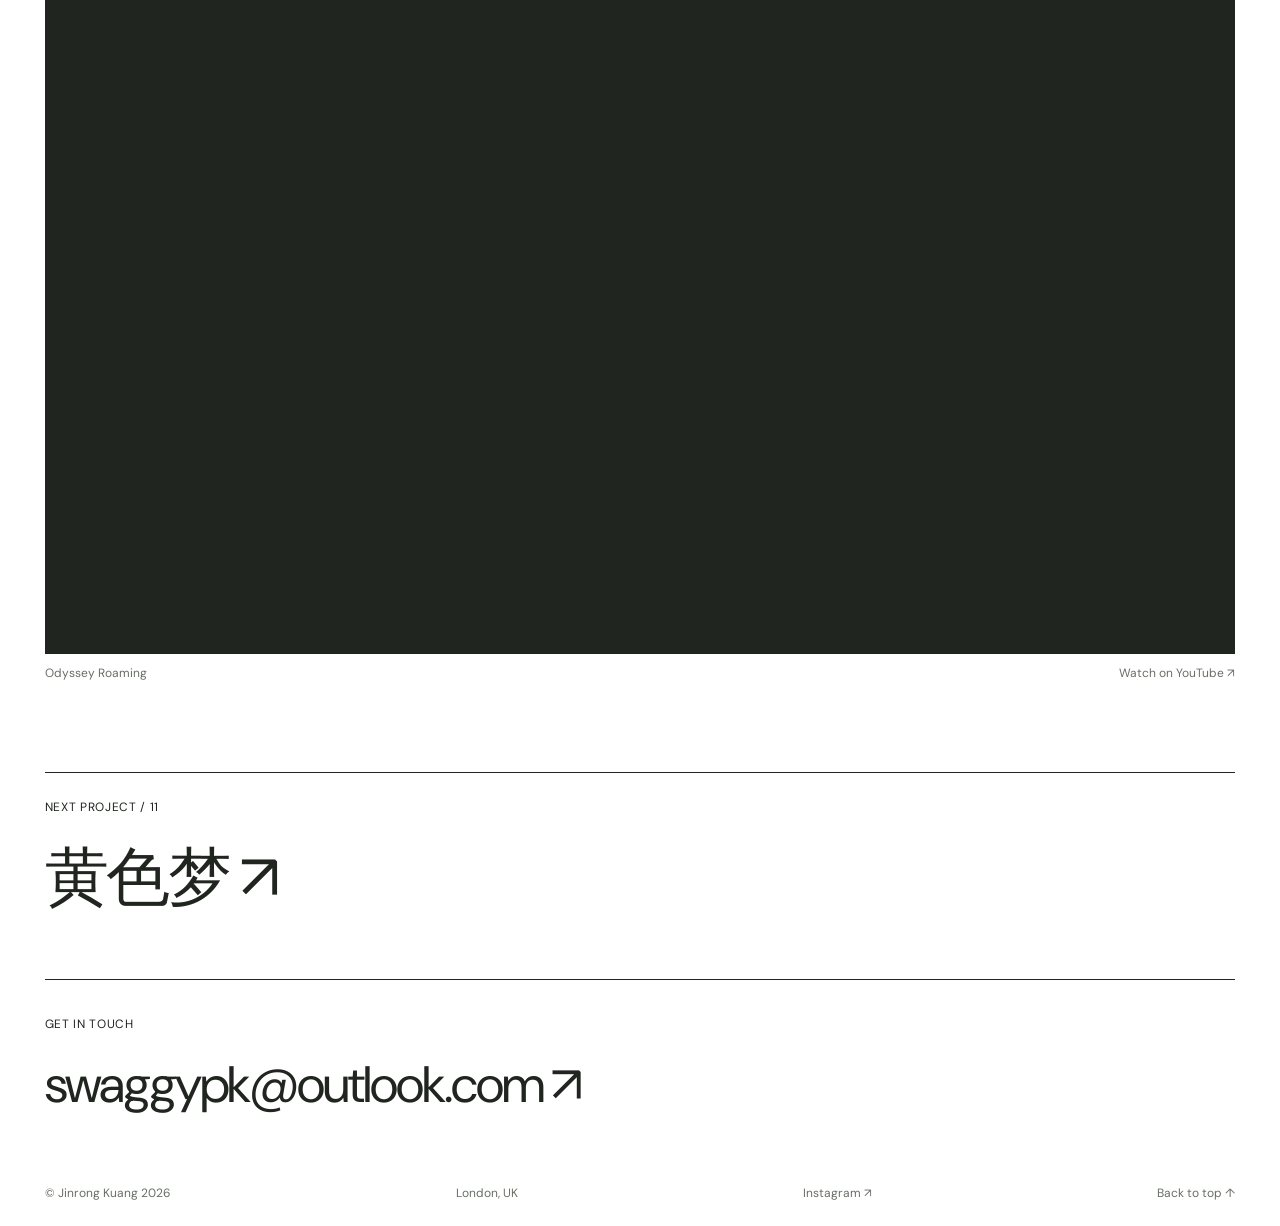
<file: work-odyssey-roaming.html>
<!doctype html>
<html lang="en"><head><meta charset="utf-8"><meta name="viewport" content="width=device-width, initial-scale=1"><meta name="description" content="Jinrong Kuang — Graphic / Visual Designer based in London. Painting, moving image, virtual reality and installation."><title>Odyssey Roaming — Jinrong Kuang</title><link rel="stylesheet" href="theme.css"><script src="site.js" defer></script><link rel="canonical" href="https://jinrongk10-cpu.github.io/work-odyssey-roaming.html"></head><body><a class="skip" href="#main">Skip to content</a><header class="site-header"><a class="wordmark" href="index.html">Jinrong Kuang<span>Graphic / Visual Designer</span></a><nav aria-label="Main navigation"><a aria-current="page" href="index.html">Work <sup>11</sup></a><a  href="about.html">About / CV</a><a href="mailto:swaggypk@outlook.com">Contact ↗</a></nav></header><main id="main"><section class="project-hero"><a class="back" href="index.html#work">← All work</a><p class="eyebrow">PROJECT 10 / 2022</p><h1>Odyssey Roaming</h1><div class="project-overview"><p class="category">Animation / Film</p><div><h2>An exploration through animation, film and digital painting.</h2><p>Animation, film and digital painting.</p></div></div></section><section class="gallery" aria-label="Project artwork"><figure><a href="assets-odyssey-roaming-IMG_5491.jpg" target="_blank" rel="noopener" aria-label="Open Odyssey Roaming artwork 1 full size"><img src="assets-odyssey-roaming-IMG_5491.jpg" alt="Odyssey Roaming, artwork 1" loading="lazy" decoding="async"></a><figcaption>Odyssey Roaming / 01</figcaption></figure><figure><a href="assets-odyssey-roaming-IMG_5534.jpg" target="_blank" rel="noopener" aria-label="Open Odyssey Roaming artwork 2 full size"><img src="assets-odyssey-roaming-IMG_5534.jpg" alt="Odyssey Roaming, artwork 2" loading="lazy" decoding="async"></a><figcaption>Odyssey Roaming / 02</figcaption></figure><figure><a href="assets-odyssey-roaming-IMG_6343.jpg" target="_blank" rel="noopener" aria-label="Open Odyssey Roaming artwork 3 full size"><img src="assets-odyssey-roaming-IMG_6343.jpg" alt="Odyssey Roaming, artwork 3" loading="lazy" decoding="async"></a><figcaption>Odyssey Roaming / 03</figcaption></figure><figure><a href="assets-odyssey-roaming-IMG_5500.jpg" target="_blank" rel="noopener" aria-label="Open Odyssey Roaming artwork 4 full size"><img src="assets-odyssey-roaming-IMG_5500.jpg" alt="Odyssey Roaming, artwork 4" loading="lazy" decoding="async"></a><figcaption>Odyssey Roaming / 04</figcaption></figure><figure><a href="assets-odyssey-roaming-IMG_5493.jpg" target="_blank" rel="noopener" aria-label="Open Odyssey Roaming artwork 5 full size"><img src="assets-odyssey-roaming-IMG_5493.jpg" alt="Odyssey Roaming, artwork 5" loading="lazy" decoding="async"></a><figcaption>Odyssey Roaming / 05</figcaption></figure><figure><a href="assets-odyssey-roaming-IMG_2671.jpg" target="_blank" rel="noopener" aria-label="Open Odyssey Roaming artwork 6 full size"><img src="assets-odyssey-roaming-IMG_2671.jpg" alt="Odyssey Roaming, artwork 6" loading="lazy" decoding="async"></a><figcaption>Odyssey Roaming / 06</figcaption></figure><figure><a href="assets-odyssey-roaming-IMG_2836.jpg" target="_blank" rel="noopener" aria-label="Open Odyssey Roaming artwork 7 full size"><img src="assets-odyssey-roaming-IMG_2836.jpg" alt="Odyssey Roaming, artwork 7" loading="lazy" decoding="async"></a><figcaption>Odyssey Roaming / 07</figcaption></figure><figure><a href="assets-odyssey-roaming-IMG_6056.jpg" target="_blank" rel="noopener" aria-label="Open Odyssey Roaming artwork 8 full size"><img src="assets-odyssey-roaming-IMG_6056.jpg" alt="Odyssey Roaming, artwork 8" loading="lazy" decoding="async"></a><figcaption>Odyssey Roaming / 08</figcaption></figure><figure class="video"><iframe loading="lazy" src="https://www.youtube-nocookie.com/embed/7zN8jVuEVKM" title="Odyssey Roaming" allow="fullscreen; picture-in-picture" allowfullscreen></iframe><figcaption>Odyssey Roaming <a href="https://www.youtube.com/watch?v=7zN8jVuEVKM" target="_blank" rel="noopener">Watch on YouTube ↗</a></figcaption></figure></section><a class="next-project" href="work-yellow-study.html"><span class="eyebrow">NEXT PROJECT / 11</span><span>黄色梦 ↗</span></a></main><footer><div><span class="eyebrow">GET IN TOUCH</span><a class="email" href="mailto:swaggypk@outlook.com">swaggypk@outlook.com ↗</a></div><div class="footer-bottom"><span>© Jinrong Kuang 2026</span><span>London, UK</span><a href="https://instagram.com/jnrngk/" target="_blank" rel="noopener noreferrer">Instagram ↗</a><a href="#main">Back to top ↑</a></div></footer></body></html>
</file>
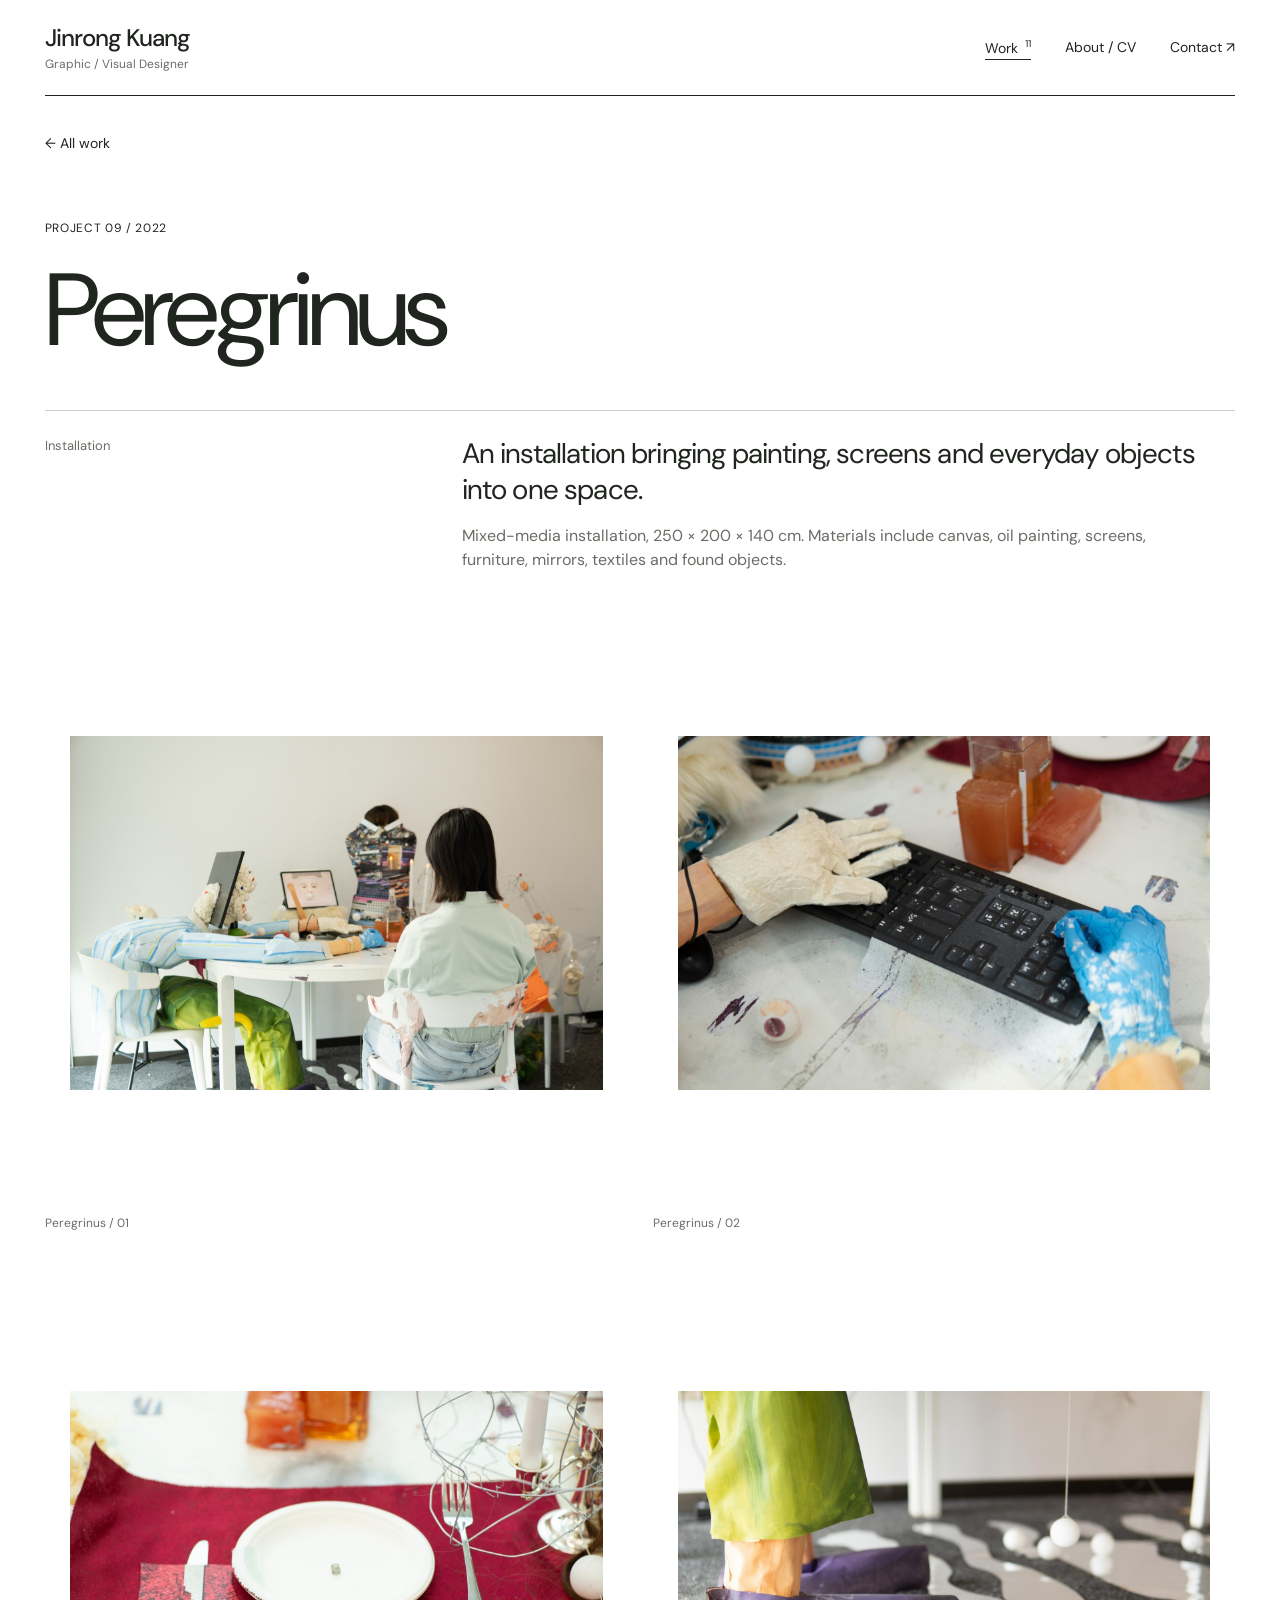
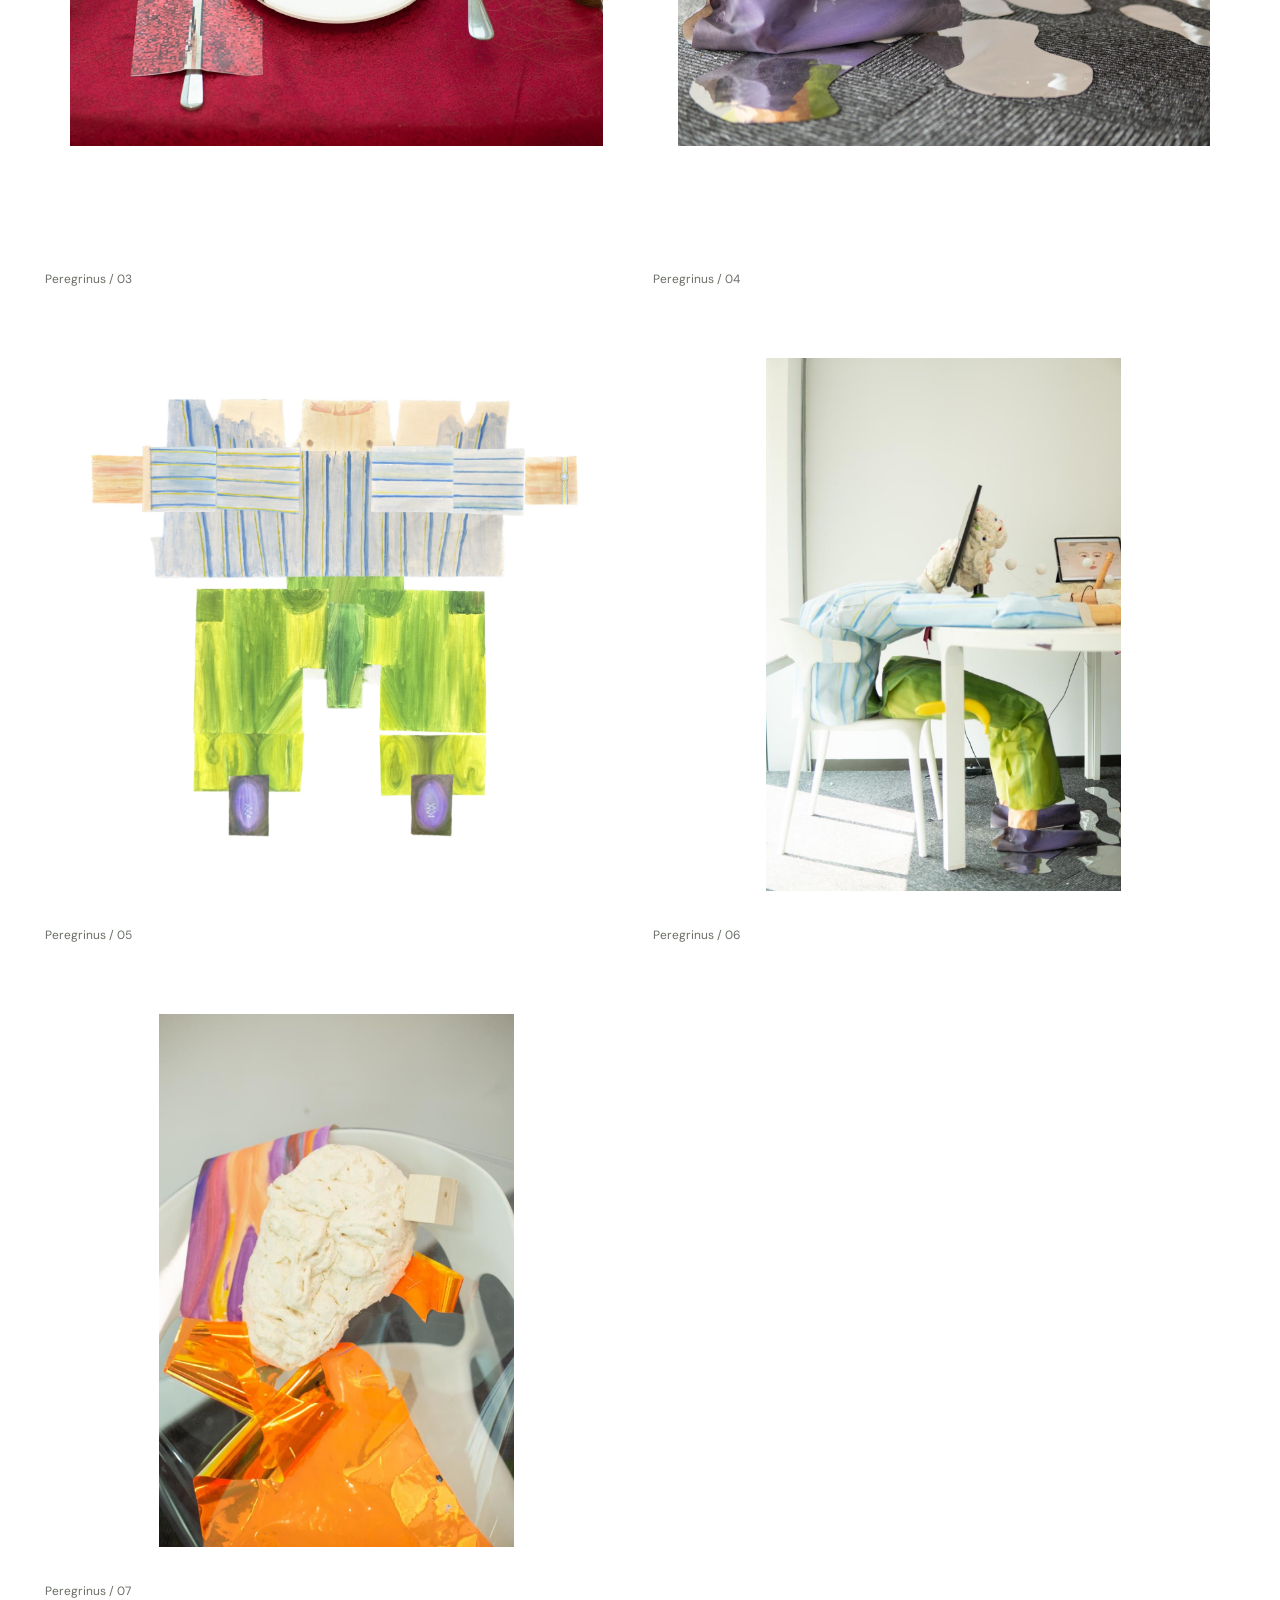
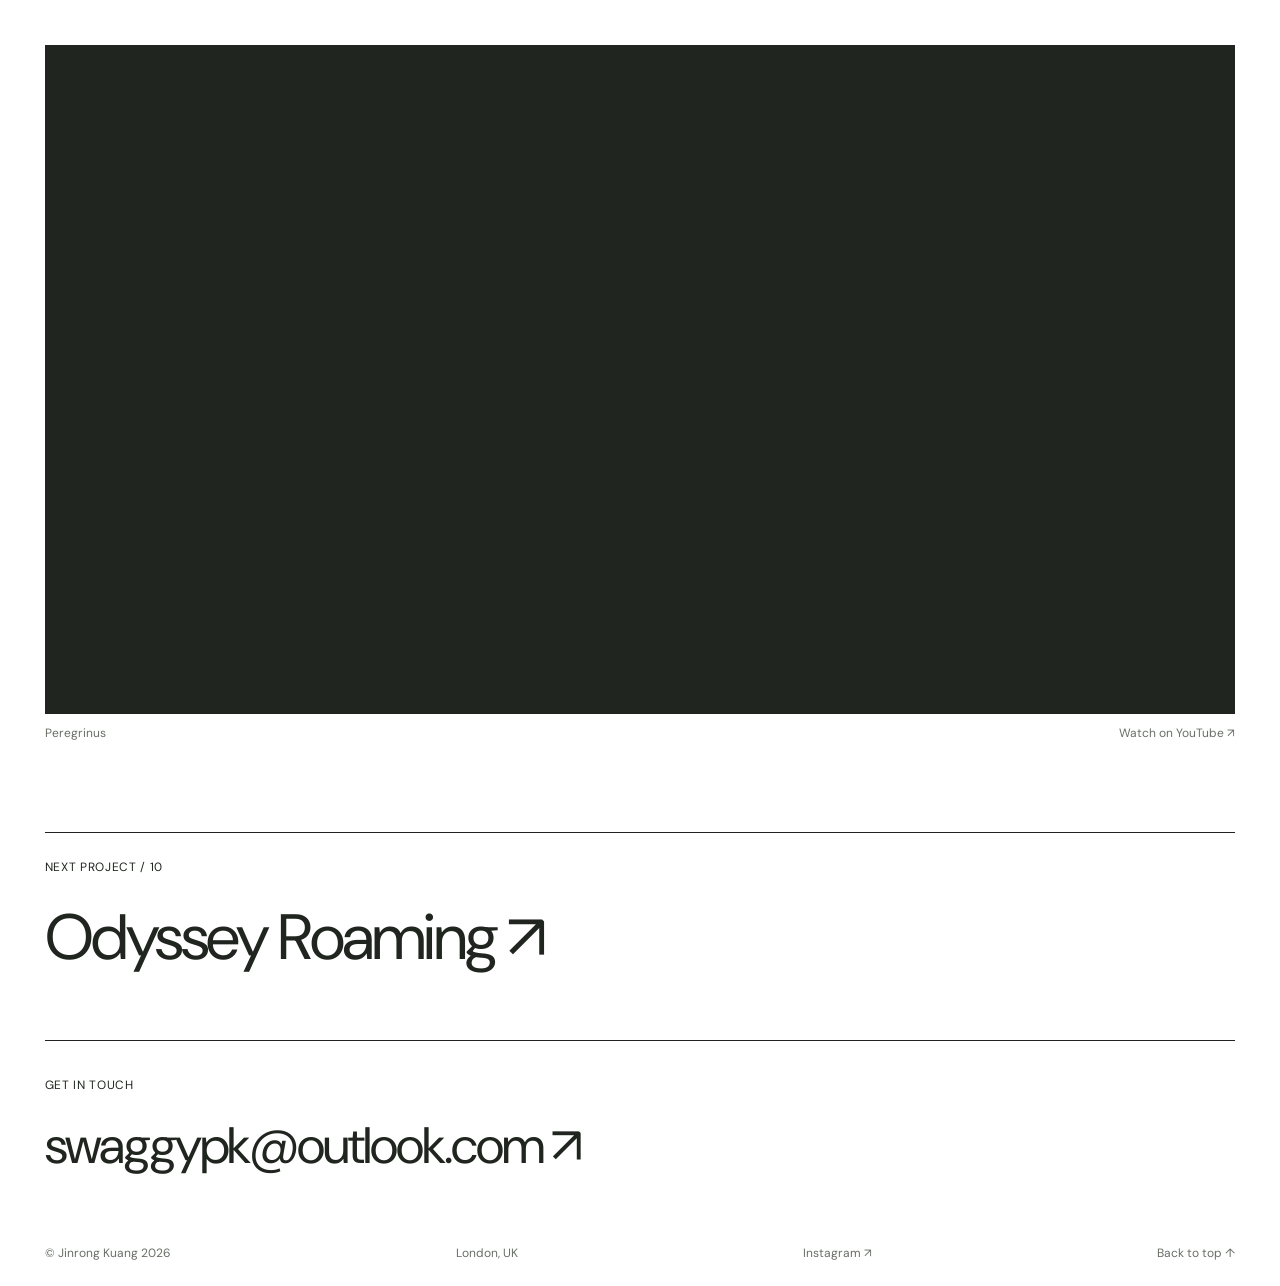
<file: work-peregrinus.html>
<!doctype html>
<html lang="en"><head><meta charset="utf-8"><meta name="viewport" content="width=device-width, initial-scale=1"><meta name="description" content="Jinrong Kuang — Graphic / Visual Designer based in London. Painting, moving image, virtual reality and installation."><title>Peregrinus — Jinrong Kuang</title><link rel="stylesheet" href="theme.css"><script src="site.js" defer></script><link rel="canonical" href="https://jinrongk10-cpu.github.io/work-peregrinus.html"></head><body><a class="skip" href="#main">Skip to content</a><header class="site-header"><a class="wordmark" href="index.html">Jinrong Kuang<span>Graphic / Visual Designer</span></a><nav aria-label="Main navigation"><a aria-current="page" href="index.html">Work <sup>11</sup></a><a  href="about.html">About / CV</a><a href="mailto:swaggypk@outlook.com">Contact ↗</a></nav></header><main id="main"><section class="project-hero"><a class="back" href="index.html#work">← All work</a><p class="eyebrow">PROJECT 09 / 2022</p><h1>Peregrinus</h1><div class="project-overview"><p class="category">Installation</p><div><h2>An installation bringing painting, screens and everyday objects into one space.</h2><p>Mixed-media installation, 250 × 200 × 140 cm. Materials include canvas, oil painting, screens, furniture, mirrors, textiles and found objects.</p></div></div></section><section class="gallery" aria-label="Project artwork"><figure><a href="assets-peregrinus-IMG_5823.jpg" target="_blank" rel="noopener" aria-label="Open Peregrinus artwork 1 full size"><img src="assets-peregrinus-IMG_5823.jpg" alt="Peregrinus, artwork 1" loading="lazy" decoding="async"></a><figcaption>Peregrinus / 01</figcaption></figure><figure><a href="assets-peregrinus--42---87-4.jpg" target="_blank" rel="noopener" aria-label="Open Peregrinus artwork 2 full size"><img src="assets-peregrinus--42---87-4.jpg" alt="Peregrinus, artwork 2" loading="lazy" decoding="async"></a><figcaption>Peregrinus / 02</figcaption></figure><figure><a href="assets-peregrinus-N01F0639.jpg" target="_blank" rel="noopener" aria-label="Open Peregrinus artwork 3 full size"><img src="assets-peregrinus-N01F0639.jpg" alt="Peregrinus, artwork 3" loading="lazy" decoding="async"></a><figcaption>Peregrinus / 03</figcaption></figure><figure><a href="assets-peregrinus--58---87.jpg" target="_blank" rel="noopener" aria-label="Open Peregrinus artwork 4 full size"><img src="assets-peregrinus--58---87.jpg" alt="Peregrinus, artwork 4" loading="lazy" decoding="async"></a><figcaption>Peregrinus / 04</figcaption></figure><figure><a href="assets-peregrinus-Screenshot-2025-08-16-at-19.59.43.jpg" target="_blank" rel="noopener" aria-label="Open Peregrinus artwork 5 full size"><img src="assets-peregrinus-Screenshot-2025-08-16-at-19.59.43.jpg" alt="Peregrinus, artwork 5" loading="lazy" decoding="async"></a><figcaption>Peregrinus / 05</figcaption></figure><figure><a href="assets-peregrinus--4---21.jpg" target="_blank" rel="noopener" aria-label="Open Peregrinus artwork 6 full size"><img src="assets-peregrinus--4---21.jpg" alt="Peregrinus, artwork 6" loading="lazy" decoding="async"></a><figcaption>Peregrinus / 06</figcaption></figure><figure><a href="assets-peregrinus-N01F0659.jpg" target="_blank" rel="noopener" aria-label="Open Peregrinus artwork 7 full size"><img src="assets-peregrinus-N01F0659.jpg" alt="Peregrinus, artwork 7" loading="lazy" decoding="async"></a><figcaption>Peregrinus / 07</figcaption></figure><figure class="video"><iframe loading="lazy" src="https://www.youtube-nocookie.com/embed/FKSUrKF_w0E" title="Peregrinus" allow="fullscreen; picture-in-picture" allowfullscreen></iframe><figcaption>Peregrinus <a href="https://www.youtube.com/watch?v=FKSUrKF_w0E" target="_blank" rel="noopener">Watch on YouTube ↗</a></figcaption></figure></section><a class="next-project" href="work-odyssey-roaming.html"><span class="eyebrow">NEXT PROJECT / 10</span><span>Odyssey Roaming ↗</span></a></main><footer><div><span class="eyebrow">GET IN TOUCH</span><a class="email" href="mailto:swaggypk@outlook.com">swaggypk@outlook.com ↗</a></div><div class="footer-bottom"><span>© Jinrong Kuang 2026</span><span>London, UK</span><a href="https://instagram.com/jnrngk/" target="_blank" rel="noopener noreferrer">Instagram ↗</a><a href="#main">Back to top ↑</a></div></footer></body></html>
</file>
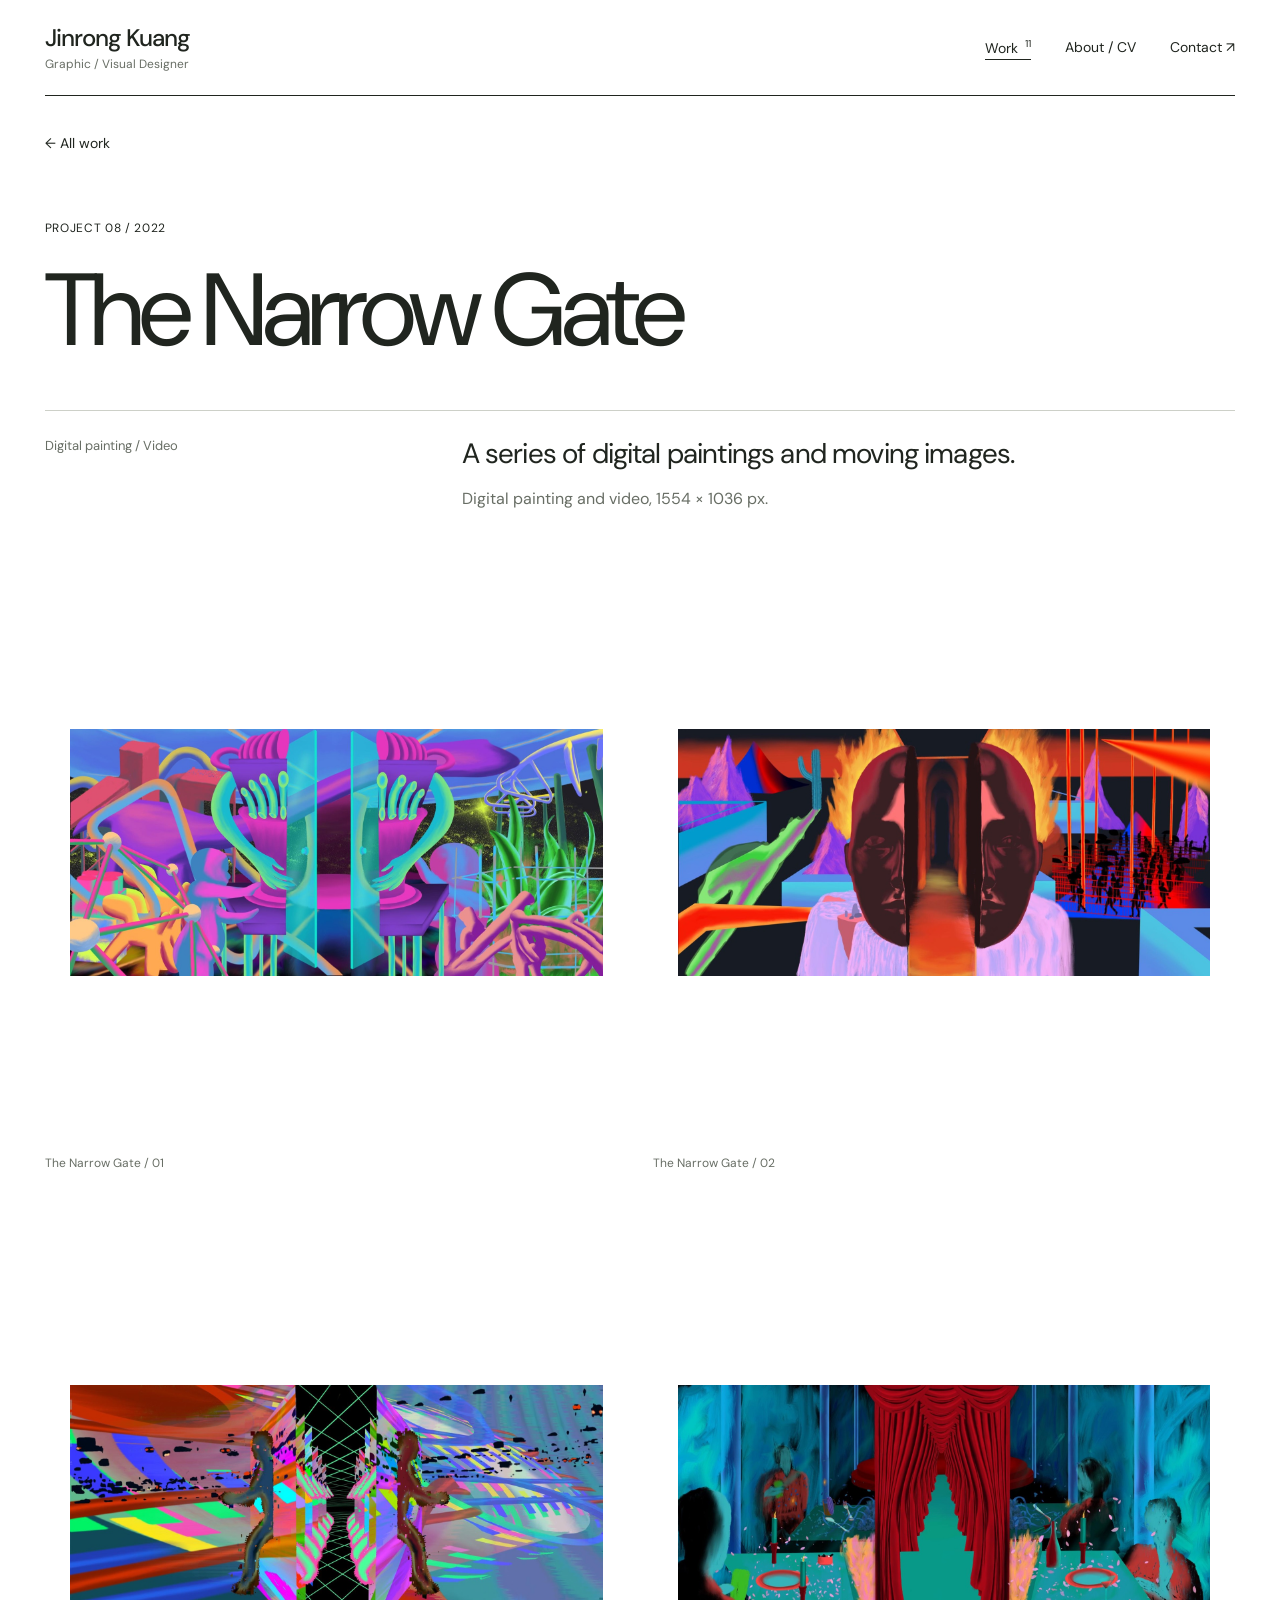
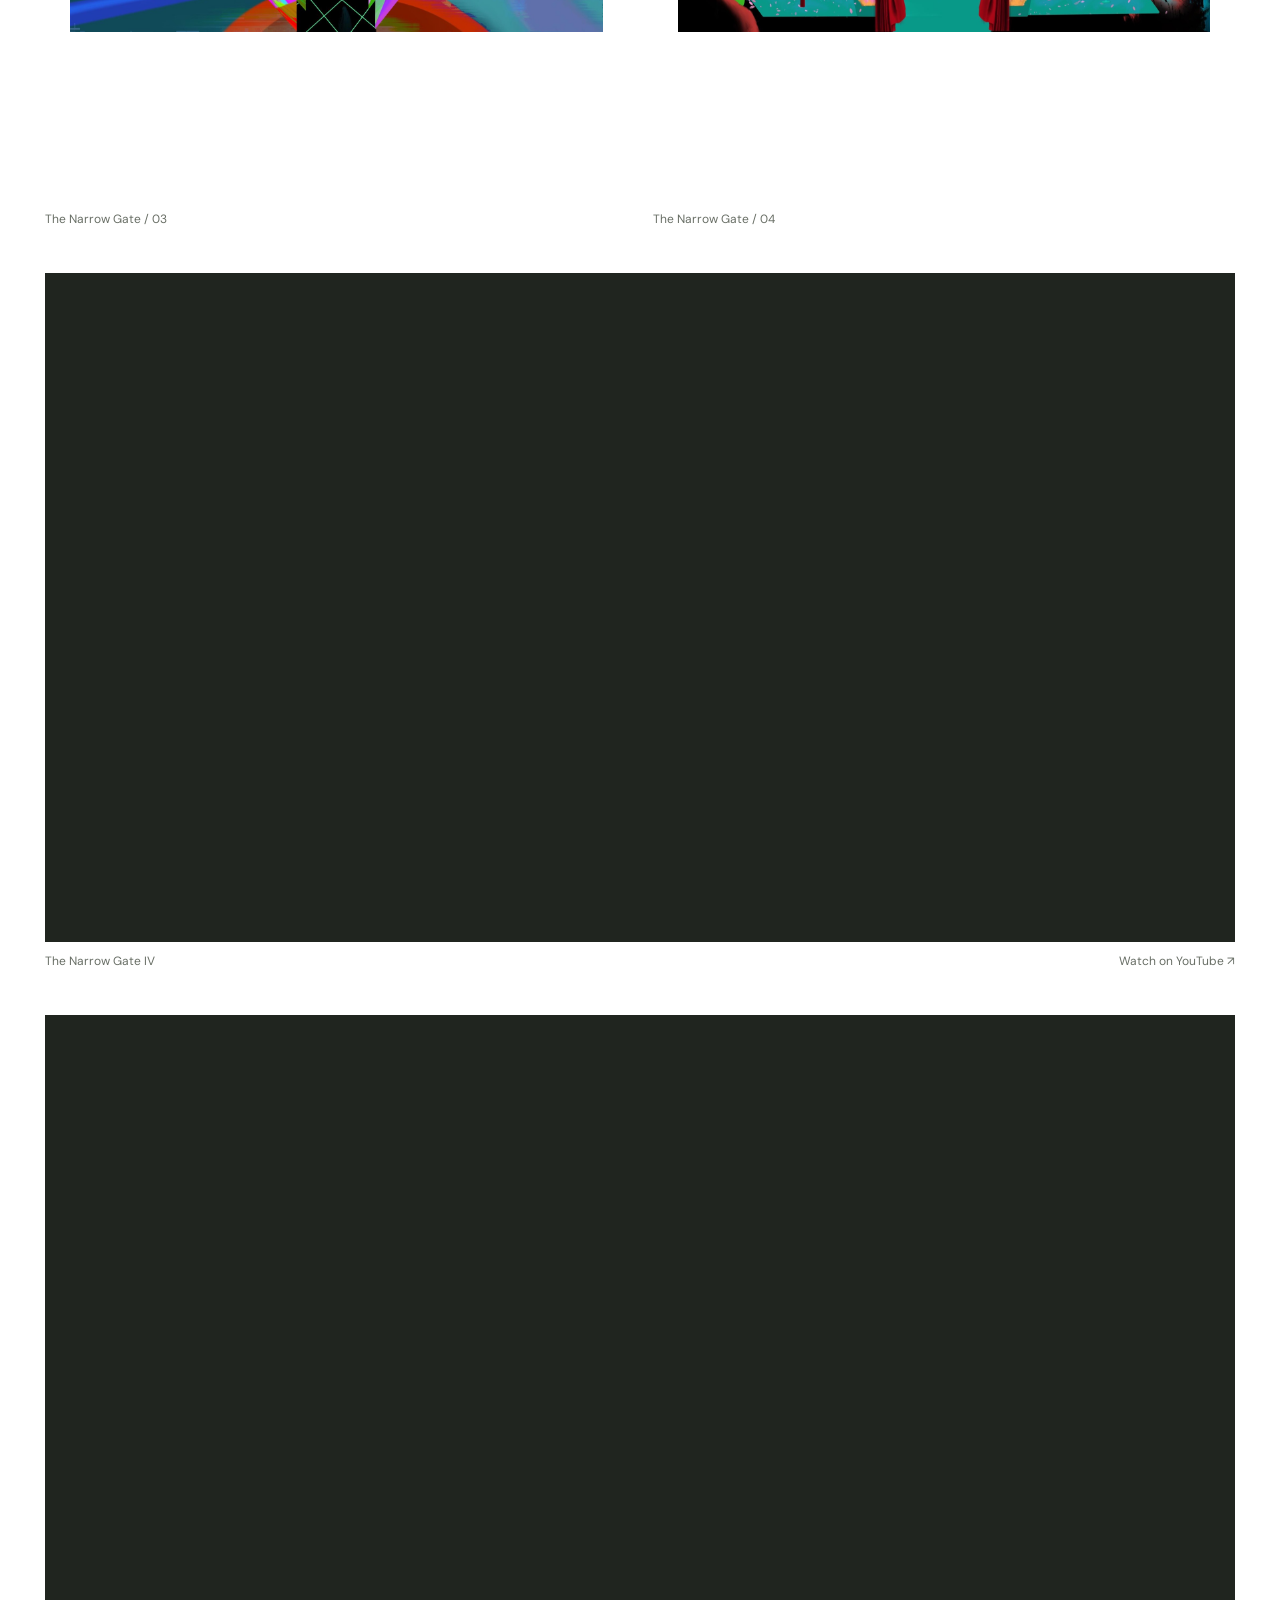
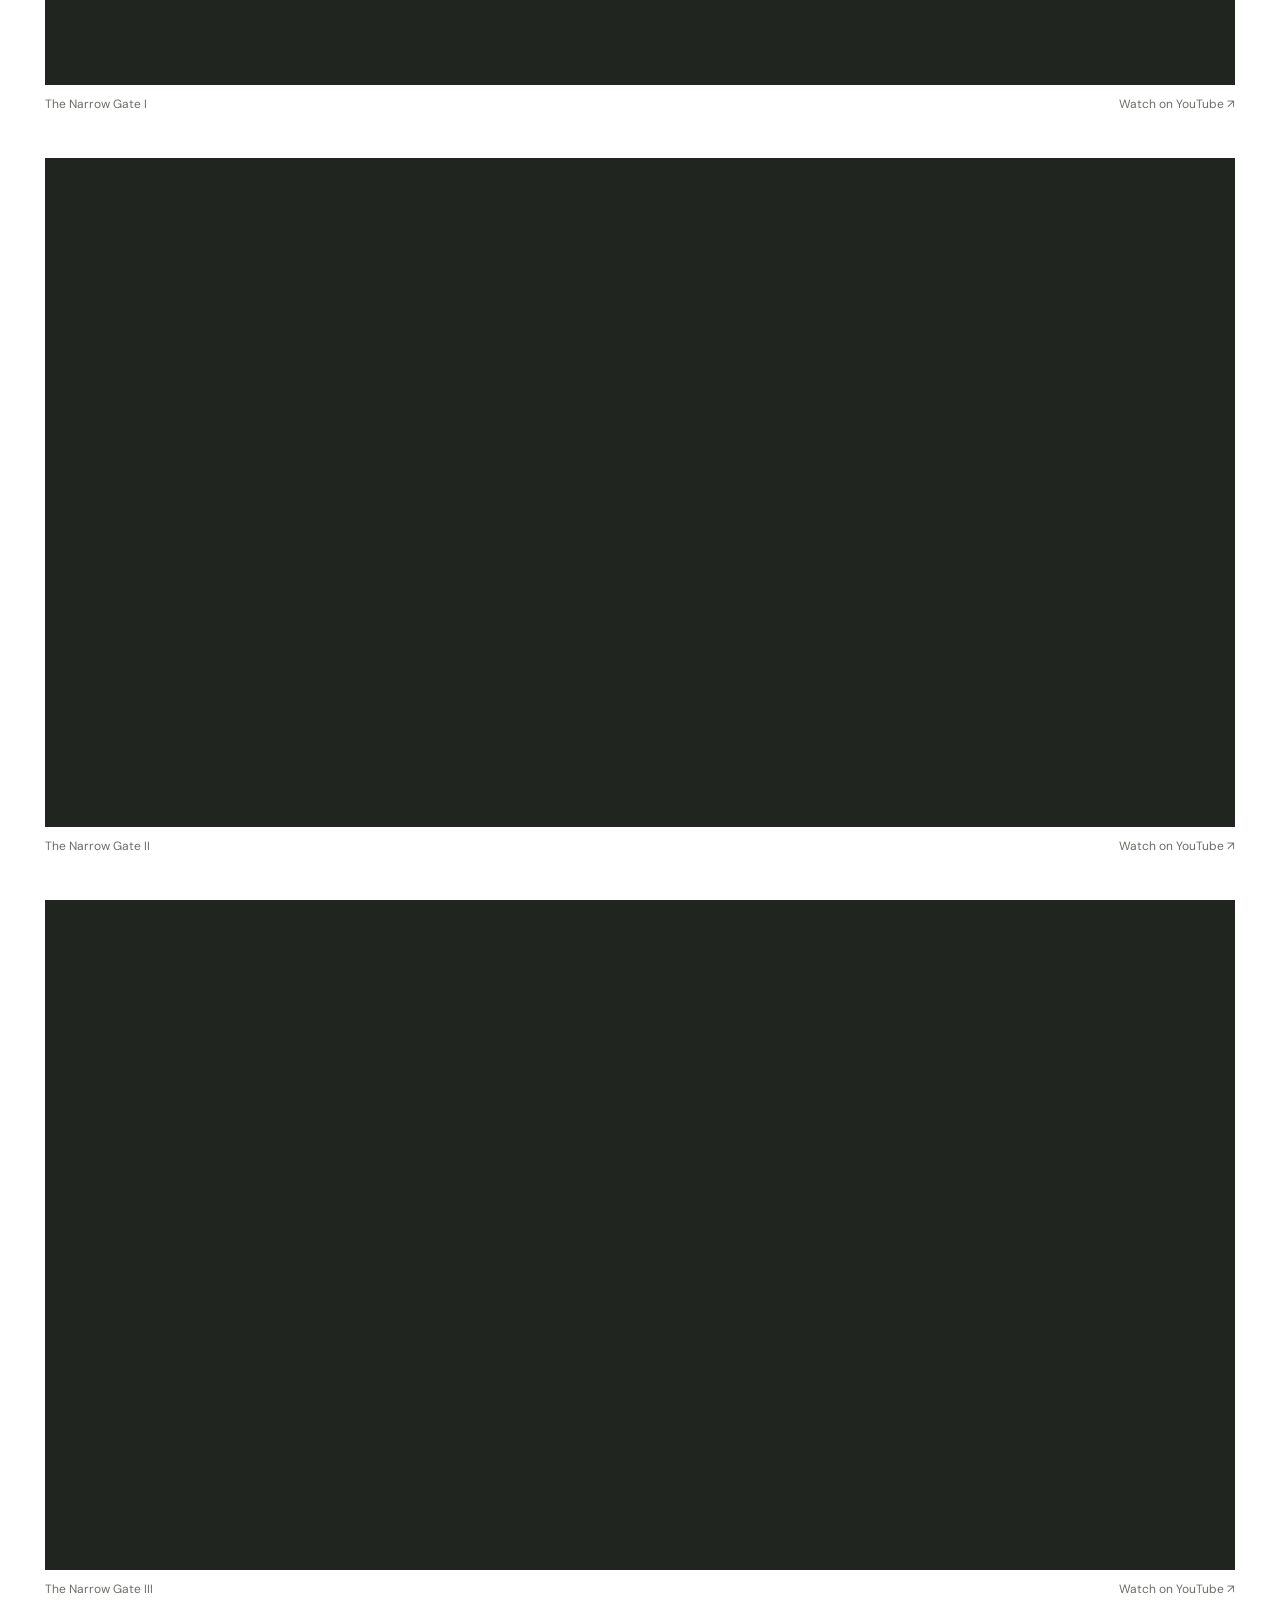
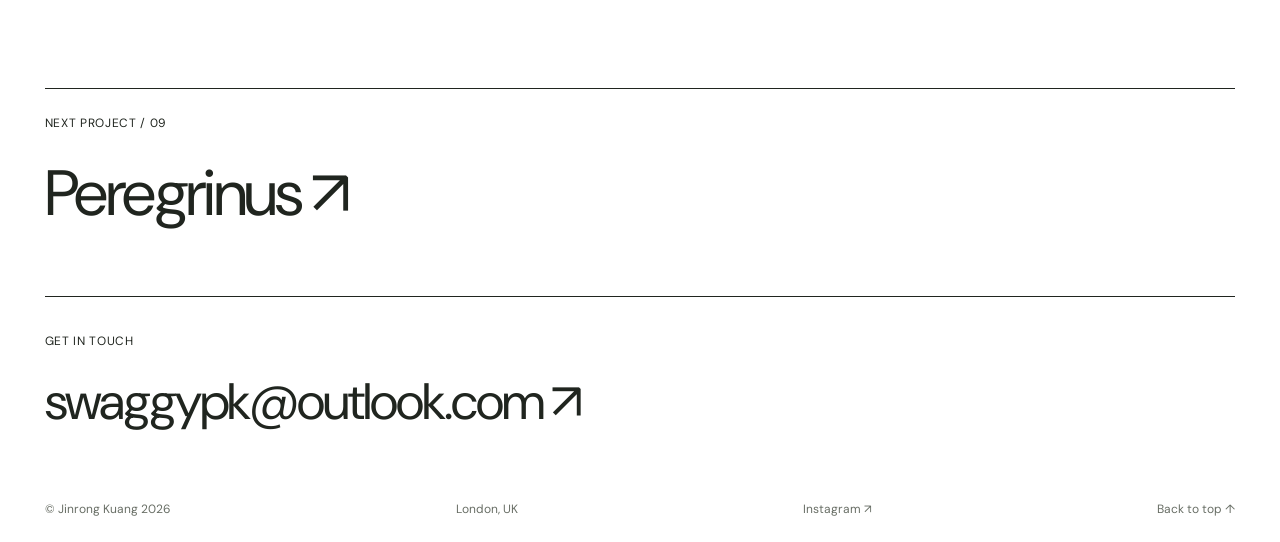
<file: work-the-narrow-gate.html>
<!doctype html>
<html lang="en"><head><meta charset="utf-8"><meta name="viewport" content="width=device-width, initial-scale=1"><meta name="description" content="Jinrong Kuang — Graphic / Visual Designer based in London. Painting, moving image, virtual reality and installation."><title>The Narrow Gate — Jinrong Kuang</title><link rel="stylesheet" href="theme.css"><script src="site.js" defer></script><link rel="canonical" href="https://jinrongk10-cpu.github.io/work-the-narrow-gate.html"></head><body><a class="skip" href="#main">Skip to content</a><header class="site-header"><a class="wordmark" href="index.html">Jinrong Kuang<span>Graphic / Visual Designer</span></a><nav aria-label="Main navigation"><a aria-current="page" href="index.html">Work <sup>11</sup></a><a  href="about.html">About / CV</a><a href="mailto:swaggypk@outlook.com">Contact ↗</a></nav></header><main id="main"><section class="project-hero"><a class="back" href="index.html#work">← All work</a><p class="eyebrow">PROJECT 08 / 2022</p><h1>The Narrow Gate</h1><div class="project-overview"><p class="category">Digital painting / Video</p><div><h2>A series of digital paintings and moving images.</h2><p>Digital painting and video, 1554 × 1036 px.</p></div></div></section><section class="gallery" aria-label="Project artwork"><figure><a href="assets-the-narrow-gate-IMG_5538-3.jpg" target="_blank" rel="noopener" aria-label="Open The Narrow Gate artwork 1 full size"><img src="assets-the-narrow-gate-IMG_5538-3.jpg" alt="The Narrow Gate, artwork 1" loading="lazy" decoding="async"></a><figcaption>The Narrow Gate / 01</figcaption></figure><figure><a href="assets-the-narrow-gate-IMG_5535.jpg" target="_blank" rel="noopener" aria-label="Open The Narrow Gate artwork 2 full size"><img src="assets-the-narrow-gate-IMG_5535.jpg" alt="The Narrow Gate, artwork 2" loading="lazy" decoding="async"></a><figcaption>The Narrow Gate / 02</figcaption></figure><figure><a href="assets-the-narrow-gate-IMG_5536.jpg" target="_blank" rel="noopener" aria-label="Open The Narrow Gate artwork 3 full size"><img src="assets-the-narrow-gate-IMG_5536.jpg" alt="The Narrow Gate, artwork 3" loading="lazy" decoding="async"></a><figcaption>The Narrow Gate / 03</figcaption></figure><figure><a href="assets-the-narrow-gate-IMG_5537.jpg" target="_blank" rel="noopener" aria-label="Open The Narrow Gate artwork 4 full size"><img src="assets-the-narrow-gate-IMG_5537.jpg" alt="The Narrow Gate, artwork 4" loading="lazy" decoding="async"></a><figcaption>The Narrow Gate / 04</figcaption></figure><figure class="video"><iframe loading="lazy" src="https://www.youtube-nocookie.com/embed/y1QnMr2Mbes" title="The Narrow Gate IV" allow="fullscreen; picture-in-picture" allowfullscreen></iframe><figcaption>The Narrow Gate IV <a href="https://www.youtube.com/watch?v=y1QnMr2Mbes" target="_blank" rel="noopener">Watch on YouTube ↗</a></figcaption></figure><figure class="video"><iframe loading="lazy" src="https://www.youtube-nocookie.com/embed/JGhYwRYYkM8" title="The Narrow Gate I" allow="fullscreen; picture-in-picture" allowfullscreen></iframe><figcaption>The Narrow Gate I <a href="https://www.youtube.com/watch?v=JGhYwRYYkM8" target="_blank" rel="noopener">Watch on YouTube ↗</a></figcaption></figure><figure class="video"><iframe loading="lazy" src="https://www.youtube-nocookie.com/embed/kRFSHRjJ25s" title="The Narrow Gate II" allow="fullscreen; picture-in-picture" allowfullscreen></iframe><figcaption>The Narrow Gate II <a href="https://www.youtube.com/watch?v=kRFSHRjJ25s" target="_blank" rel="noopener">Watch on YouTube ↗</a></figcaption></figure><figure class="video"><iframe loading="lazy" src="https://www.youtube-nocookie.com/embed/ltrdzG43nf8" title="The Narrow Gate III" allow="fullscreen; picture-in-picture" allowfullscreen></iframe><figcaption>The Narrow Gate III <a href="https://www.youtube.com/watch?v=ltrdzG43nf8" target="_blank" rel="noopener">Watch on YouTube ↗</a></figcaption></figure></section><a class="next-project" href="work-peregrinus.html"><span class="eyebrow">NEXT PROJECT / 09</span><span>Peregrinus ↗</span></a></main><footer><div><span class="eyebrow">GET IN TOUCH</span><a class="email" href="mailto:swaggypk@outlook.com">swaggypk@outlook.com ↗</a></div><div class="footer-bottom"><span>© Jinrong Kuang 2026</span><span>London, UK</span><a href="https://instagram.com/jnrngk/" target="_blank" rel="noopener noreferrer">Instagram ↗</a><a href="#main">Back to top ↑</a></div></footer></body></html>
</file>
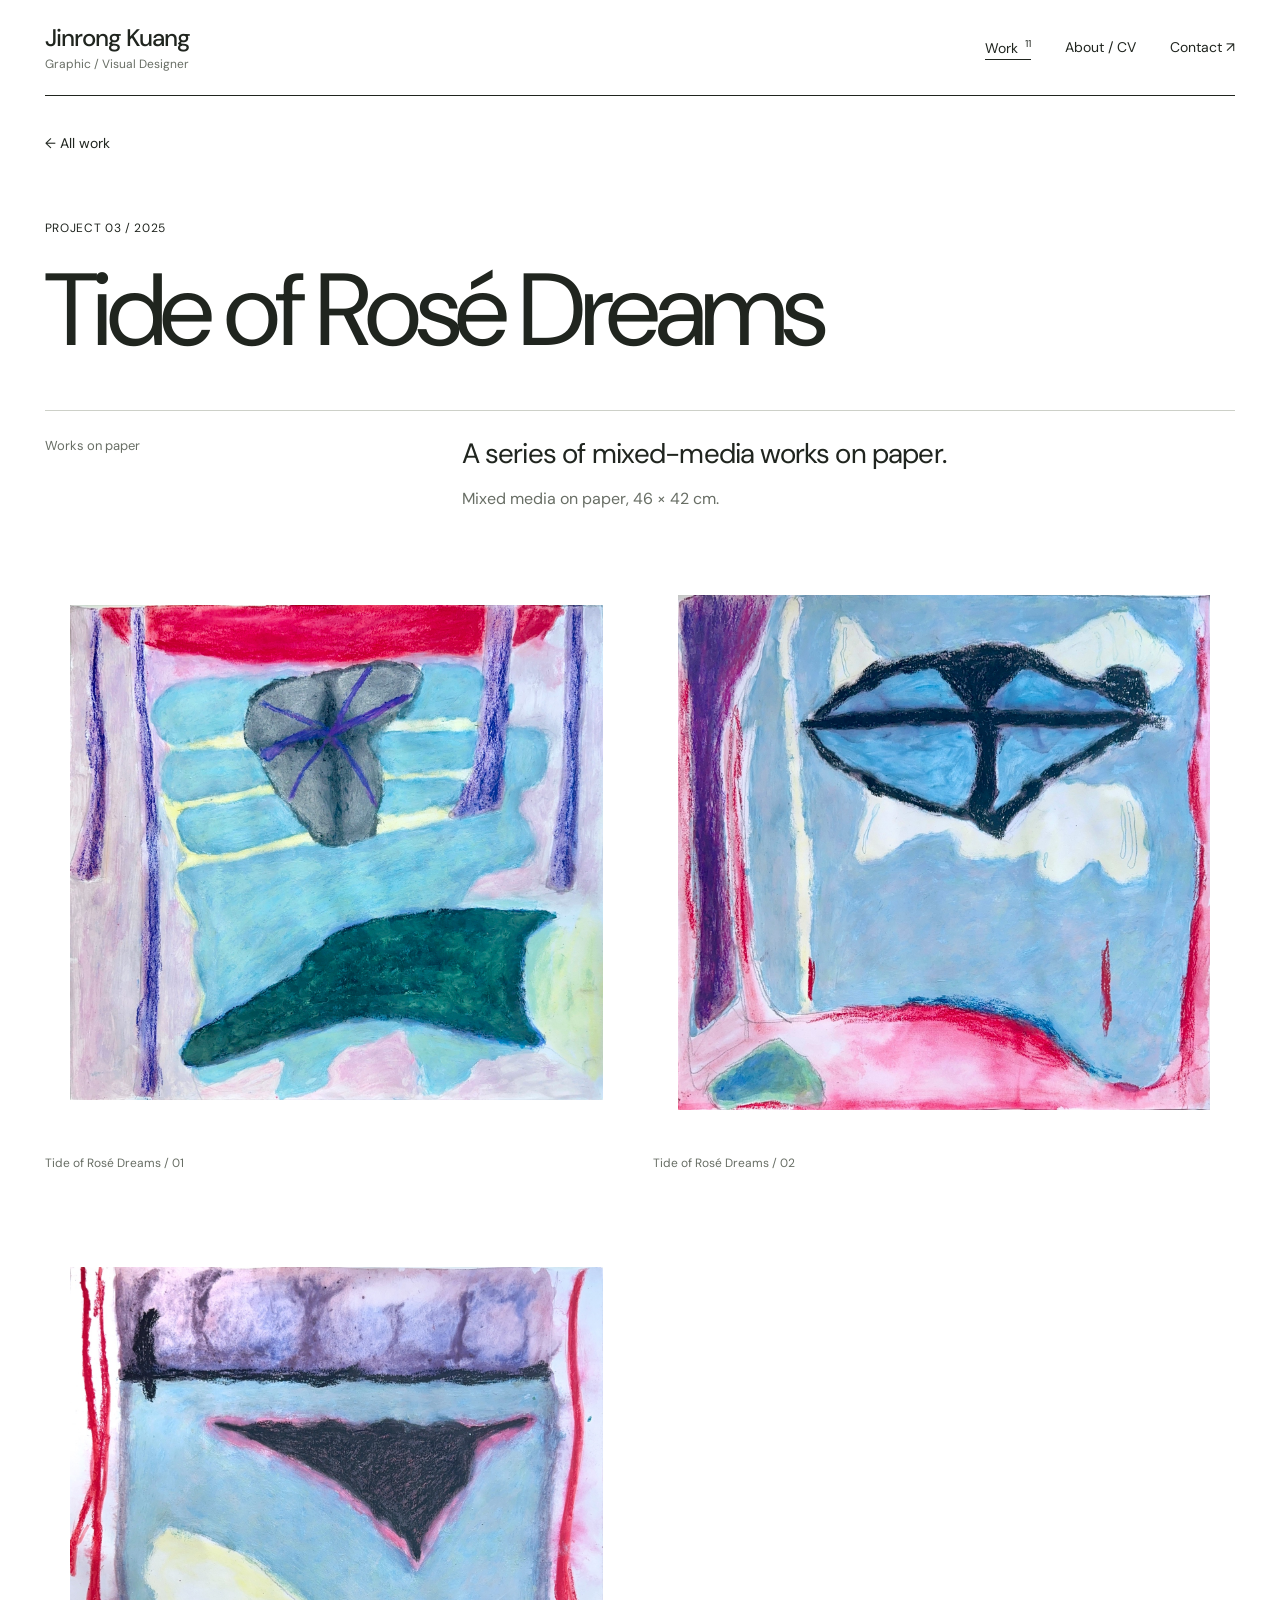
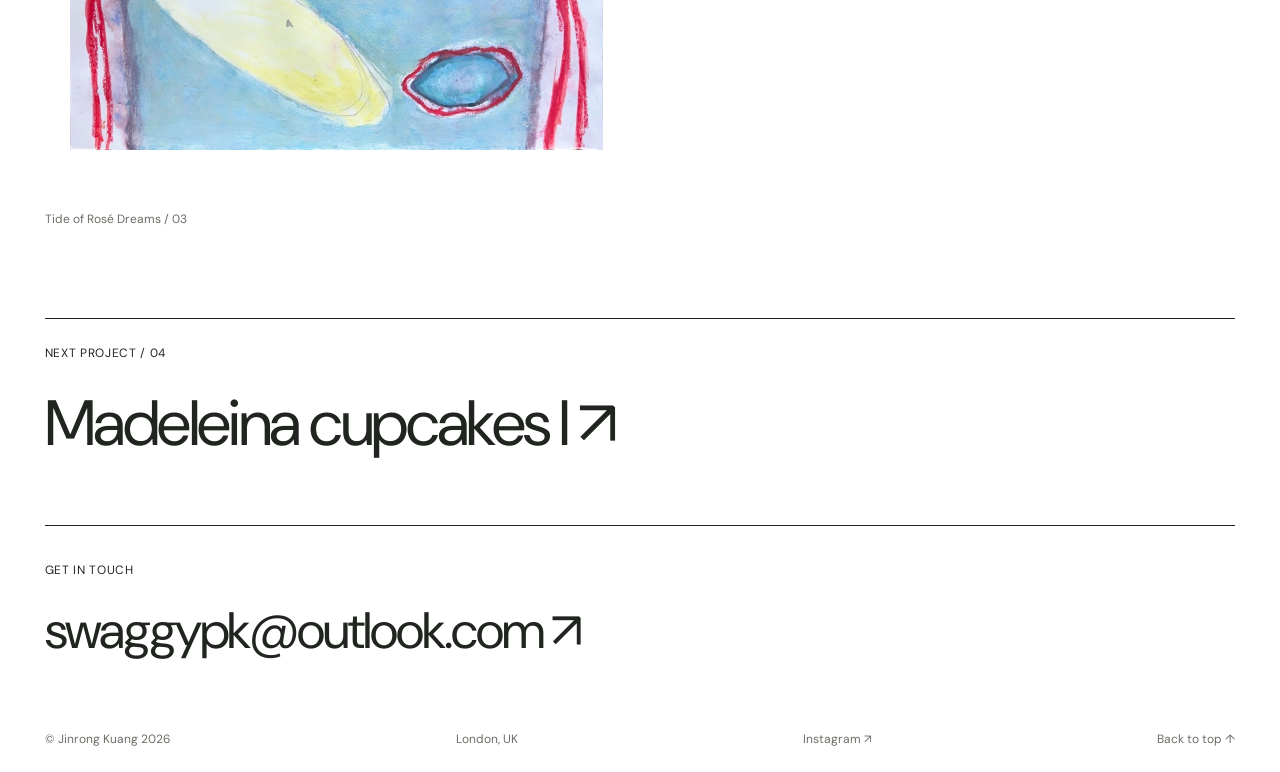
<file: work-tide-of-rose-dreams.html>
<!doctype html>
<html lang="en"><head><meta charset="utf-8"><meta name="viewport" content="width=device-width, initial-scale=1"><meta name="description" content="Jinrong Kuang — Graphic / Visual Designer based in London. Painting, moving image, virtual reality and installation."><title>Tide of Rosé Dreams — Jinrong Kuang</title><link rel="stylesheet" href="theme.css"><script src="site.js" defer></script><link rel="canonical" href="https://jinrongk10-cpu.github.io/work-tide-of-rose-dreams.html"></head><body><a class="skip" href="#main">Skip to content</a><header class="site-header"><a class="wordmark" href="index.html">Jinrong Kuang<span>Graphic / Visual Designer</span></a><nav aria-label="Main navigation"><a aria-current="page" href="index.html">Work <sup>11</sup></a><a  href="about.html">About / CV</a><a href="mailto:swaggypk@outlook.com">Contact ↗</a></nav></header><main id="main"><section class="project-hero"><a class="back" href="index.html#work">← All work</a><p class="eyebrow">PROJECT 03 / 2025</p><h1>Tide of Rosé Dreams</h1><div class="project-overview"><p class="category">Works on paper</p><div><h2>A series of mixed-media works on paper.</h2><p>Mixed media on paper, 46 × 42 cm.</p></div></div></section><section class="gallery" aria-label="Project artwork"><figure><a href="assets-tide-of-rose-dreams-IMG_5802.jpg" target="_blank" rel="noopener" aria-label="Open Tide of Rosé Dreams artwork 1 full size"><img src="assets-tide-of-rose-dreams-IMG_5802.jpg" alt="Tide of Rosé Dreams, artwork 1" loading="lazy" decoding="async"></a><figcaption>Tide of Rosé Dreams / 01</figcaption></figure><figure><a href="assets-tide-of-rose-dreams-IMG_5818.jpg" target="_blank" rel="noopener" aria-label="Open Tide of Rosé Dreams artwork 2 full size"><img src="assets-tide-of-rose-dreams-IMG_5818.jpg" alt="Tide of Rosé Dreams, artwork 2" loading="lazy" decoding="async"></a><figcaption>Tide of Rosé Dreams / 02</figcaption></figure><figure><a href="assets-tide-of-rose-dreams-IMG_6881.jpg" target="_blank" rel="noopener" aria-label="Open Tide of Rosé Dreams artwork 3 full size"><img src="assets-tide-of-rose-dreams-IMG_6881.jpg" alt="Tide of Rosé Dreams, artwork 3" loading="lazy" decoding="async"></a><figcaption>Tide of Rosé Dreams / 03</figcaption></figure></section><a class="next-project" href="work-madeleina-cupcakes-2.html"><span class="eyebrow">NEXT PROJECT / 04</span><span>Madeleina cupcakes I ↗</span></a></main><footer><div><span class="eyebrow">GET IN TOUCH</span><a class="email" href="mailto:swaggypk@outlook.com">swaggypk@outlook.com ↗</a></div><div class="footer-bottom"><span>© Jinrong Kuang 2026</span><span>London, UK</span><a href="https://instagram.com/jnrngk/" target="_blank" rel="noopener noreferrer">Instagram ↗</a><a href="#main">Back to top ↑</a></div></footer></body></html>
</file>
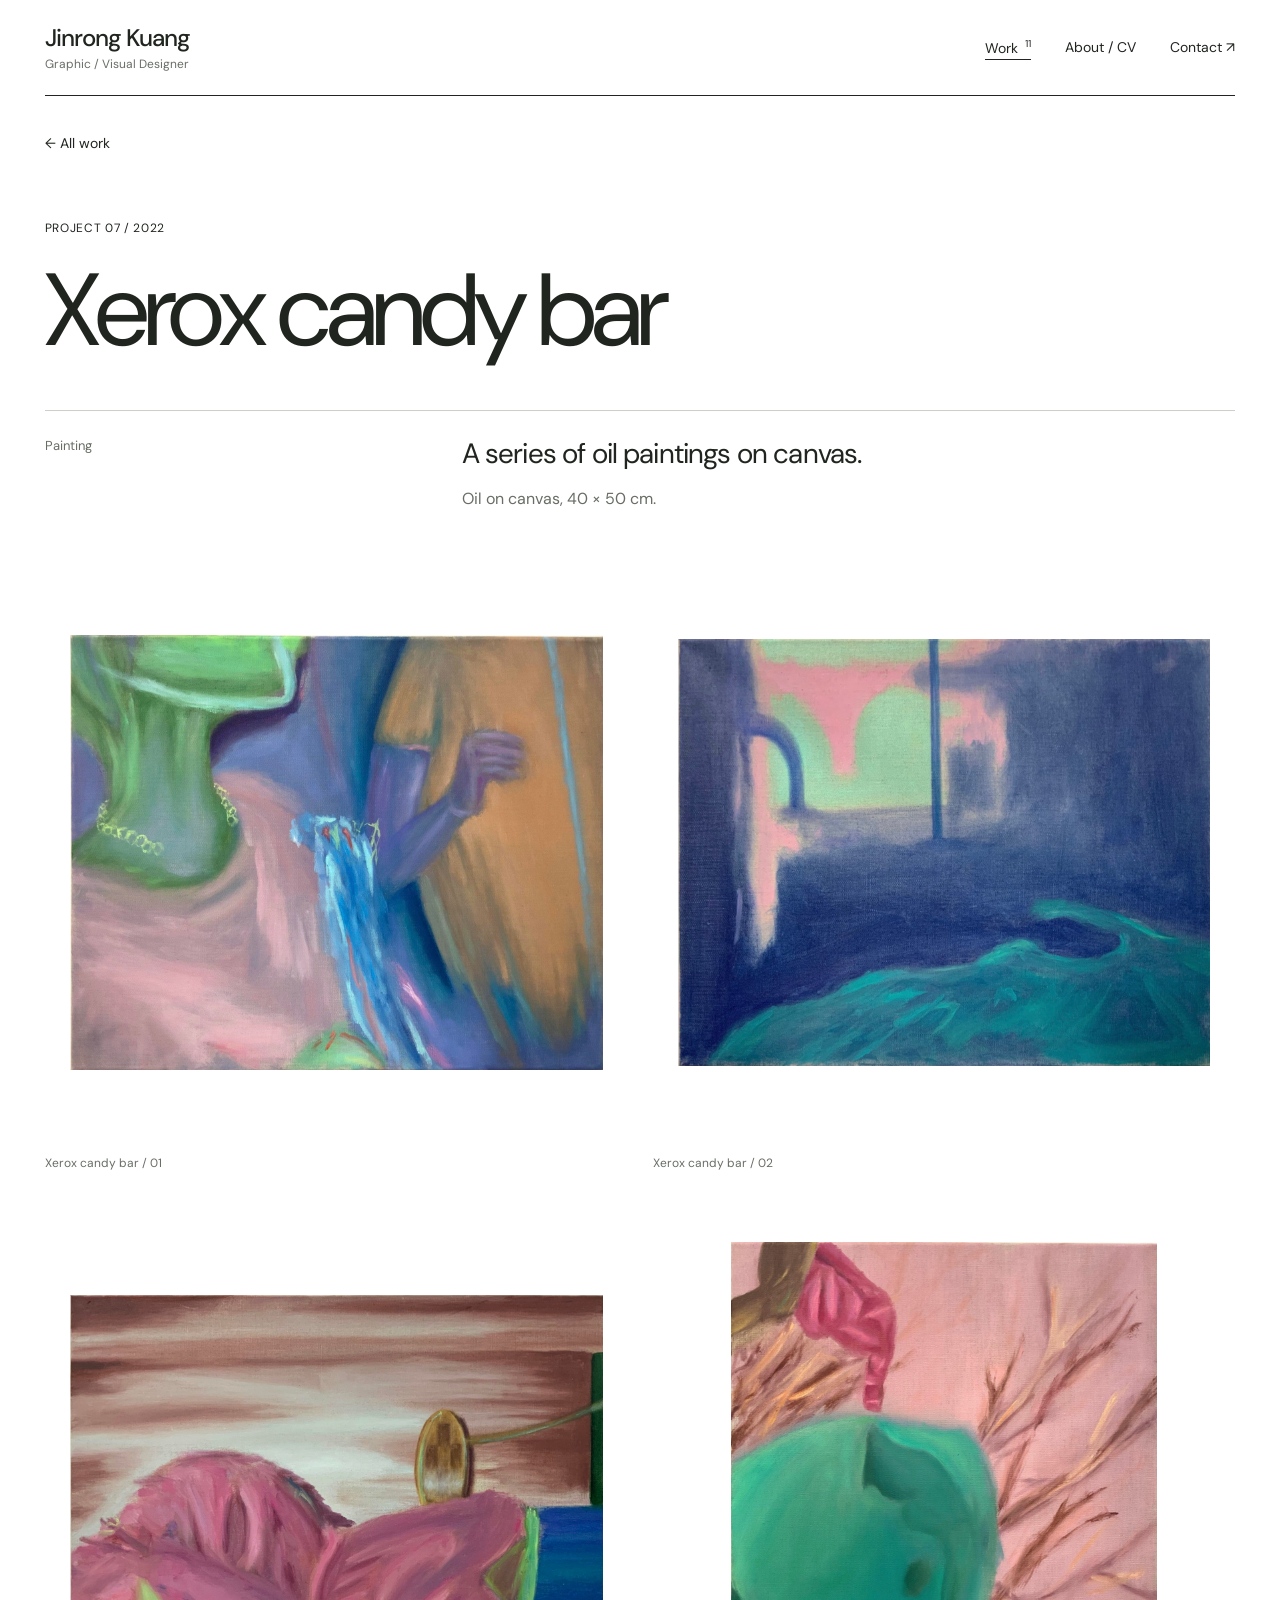
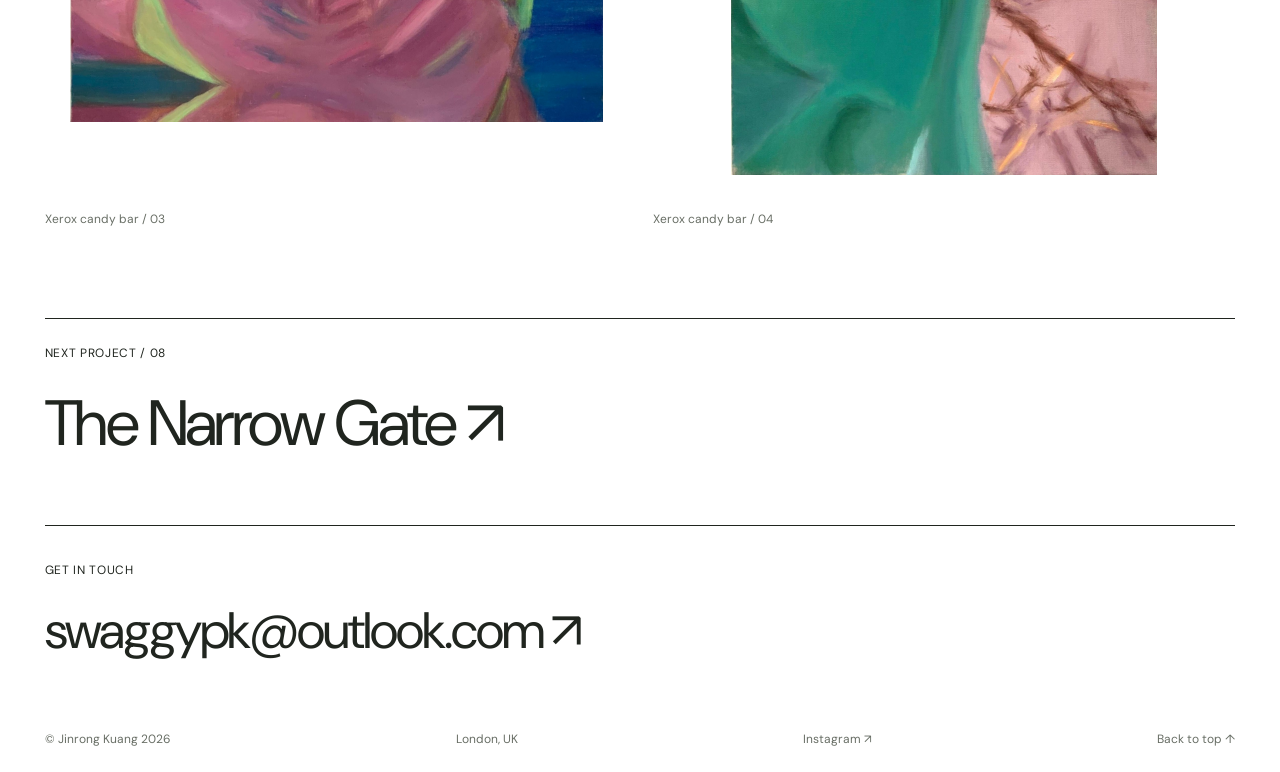
<file: work-xerox-candy-bar.html>
<!doctype html>
<html lang="en"><head><meta charset="utf-8"><meta name="viewport" content="width=device-width, initial-scale=1"><meta name="description" content="Jinrong Kuang — Graphic / Visual Designer based in London. Painting, moving image, virtual reality and installation."><title>Xerox candy bar — Jinrong Kuang</title><link rel="stylesheet" href="theme.css"><script src="site.js" defer></script><link rel="canonical" href="https://jinrongk10-cpu.github.io/work-xerox-candy-bar.html"></head><body><a class="skip" href="#main">Skip to content</a><header class="site-header"><a class="wordmark" href="index.html">Jinrong Kuang<span>Graphic / Visual Designer</span></a><nav aria-label="Main navigation"><a aria-current="page" href="index.html">Work <sup>11</sup></a><a  href="about.html">About / CV</a><a href="mailto:swaggypk@outlook.com">Contact ↗</a></nav></header><main id="main"><section class="project-hero"><a class="back" href="index.html#work">← All work</a><p class="eyebrow">PROJECT 07 / 2022</p><h1>Xerox candy bar</h1><div class="project-overview"><p class="category">Painting</p><div><h2>A series of oil paintings on canvas.</h2><p>Oil on canvas, 40 × 50 cm.</p></div></div></section><section class="gallery" aria-label="Project artwork"><figure><a href="assets-xerox-candy-bar-IMG_6382-2.jpg" target="_blank" rel="noopener" aria-label="Open Xerox candy bar artwork 1 full size"><img src="assets-xerox-candy-bar-IMG_6382-2.jpg" alt="Xerox candy bar, artwork 1" loading="lazy" decoding="async"></a><figcaption>Xerox candy bar / 01</figcaption></figure><figure><a href="assets-xerox-candy-bar-IMG_6377-2.jpg" target="_blank" rel="noopener" aria-label="Open Xerox candy bar artwork 2 full size"><img src="assets-xerox-candy-bar-IMG_6377-2.jpg" alt="Xerox candy bar, artwork 2" loading="lazy" decoding="async"></a><figcaption>Xerox candy bar / 02</figcaption></figure><figure><a href="assets-xerox-candy-bar-IMG_6376-2.jpg" target="_blank" rel="noopener" aria-label="Open Xerox candy bar artwork 3 full size"><img src="assets-xerox-candy-bar-IMG_6376-2.jpg" alt="Xerox candy bar, artwork 3" loading="lazy" decoding="async"></a><figcaption>Xerox candy bar / 03</figcaption></figure><figure><a href="assets-xerox-candy-bar-IMG_6379-2.jpg" target="_blank" rel="noopener" aria-label="Open Xerox candy bar artwork 4 full size"><img src="assets-xerox-candy-bar-IMG_6379-2.jpg" alt="Xerox candy bar, artwork 4" loading="lazy" decoding="async"></a><figcaption>Xerox candy bar / 04</figcaption></figure></section><a class="next-project" href="work-the-narrow-gate.html"><span class="eyebrow">NEXT PROJECT / 08</span><span>The Narrow Gate ↗</span></a></main><footer><div><span class="eyebrow">GET IN TOUCH</span><a class="email" href="mailto:swaggypk@outlook.com">swaggypk@outlook.com ↗</a></div><div class="footer-bottom"><span>© Jinrong Kuang 2026</span><span>London, UK</span><a href="https://instagram.com/jnrngk/" target="_blank" rel="noopener noreferrer">Instagram ↗</a><a href="#main">Back to top ↑</a></div></footer></body></html>
</file>
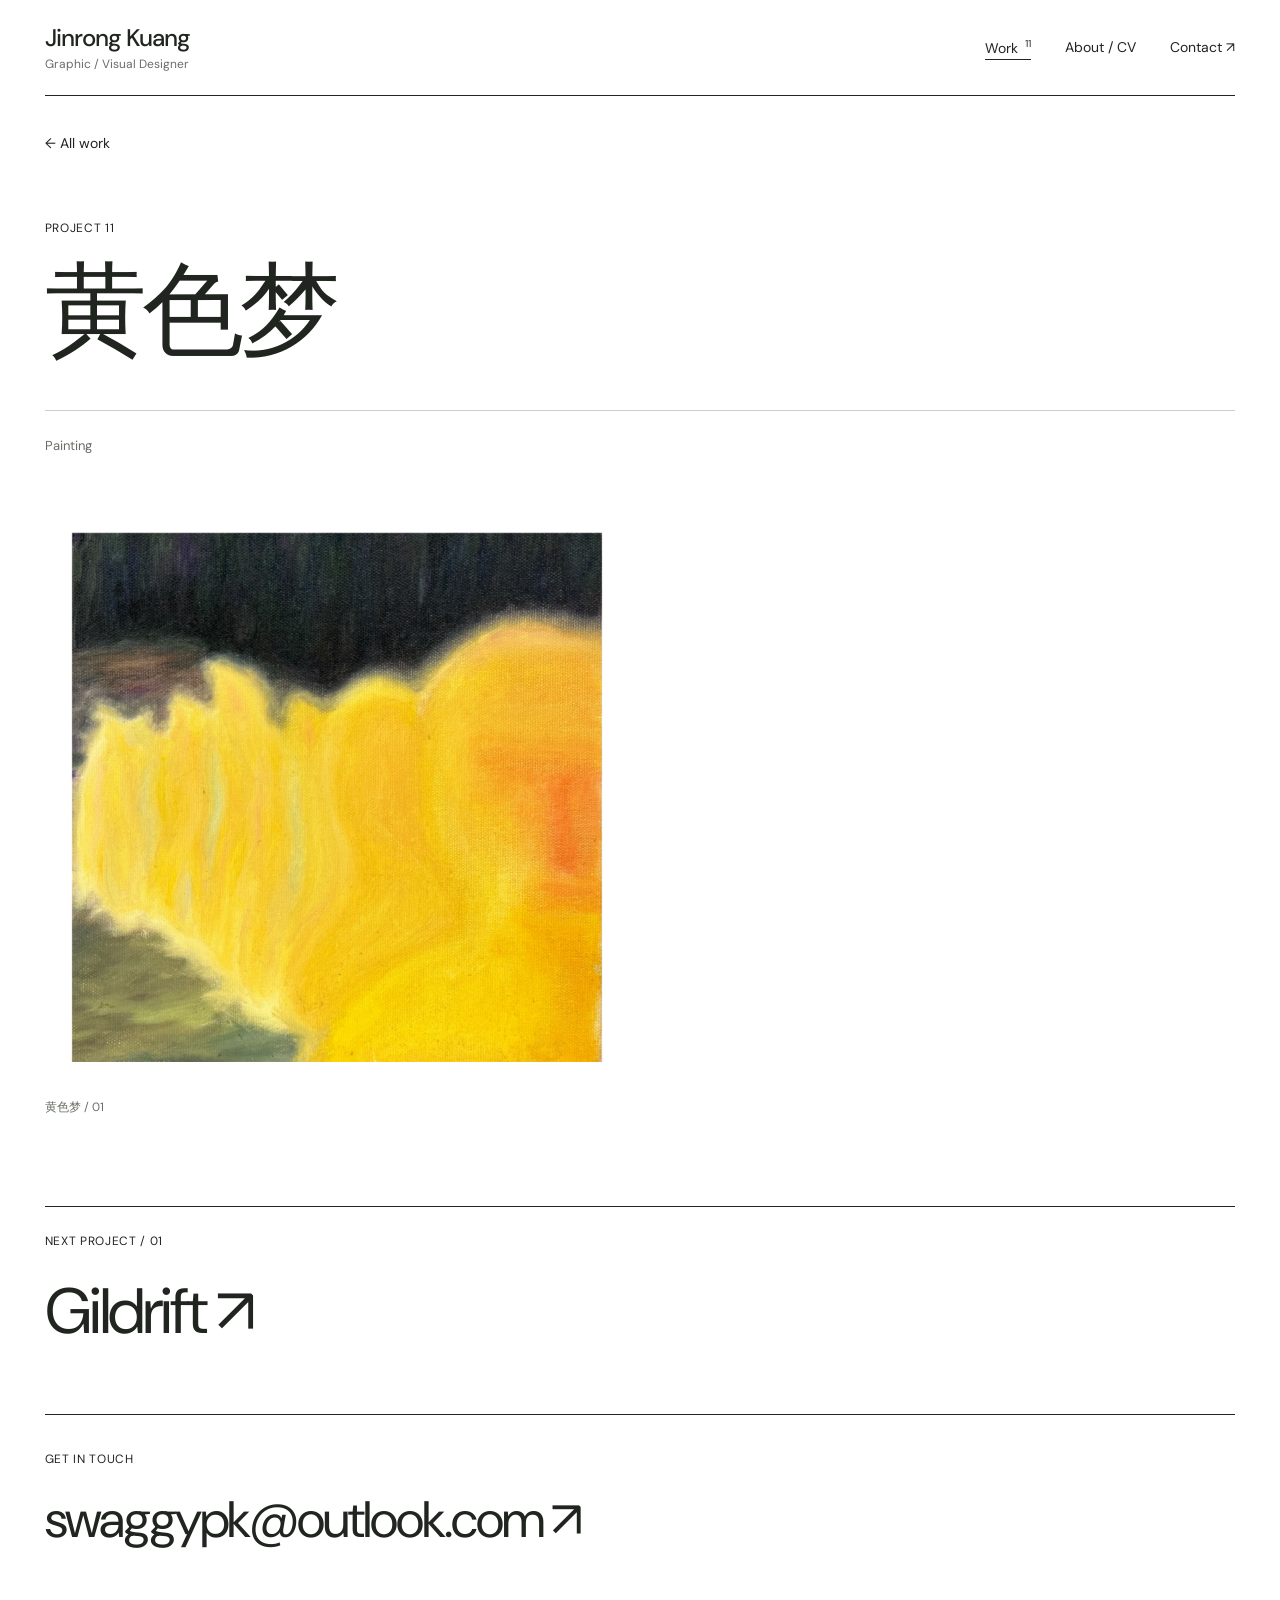
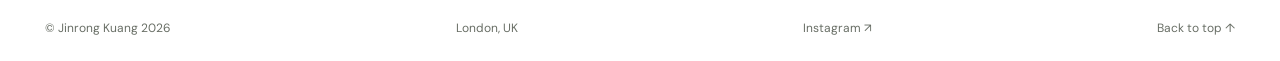
<file: work-yellow-study.html>
<!doctype html>
<html lang="en"><head><meta charset="utf-8"><meta name="viewport" content="width=device-width, initial-scale=1"><meta name="description" content="Jinrong Kuang — Graphic / Visual Designer based in London. Painting, moving image, virtual reality and installation."><title>黄色梦 — Jinrong Kuang</title><link rel="stylesheet" href="theme.css"><script src="site.js" defer></script><link rel="canonical" href="https://jinrongk10-cpu.github.io/work-yellow-study.html"></head><body><a class="skip" href="#main">Skip to content</a><header class="site-header"><a class="wordmark" href="index.html">Jinrong Kuang<span>Graphic / Visual Designer</span></a><nav aria-label="Main navigation"><a aria-current="page" href="index.html">Work <sup>11</sup></a><a  href="about.html">About / CV</a><a href="mailto:swaggypk@outlook.com">Contact ↗</a></nav></header><main id="main"><section class="project-hero"><a class="back" href="index.html#work">← All work</a><p class="eyebrow">PROJECT 11</p><h1>黄色梦</h1><div class="project-overview"><p class="category">Painting</p></div></section><section class="gallery" aria-label="Project artwork"><figure><a href="assets-yellow-study-IMG_1455-3.jpg" target="_blank" rel="noopener" aria-label="Open 黄色梦 artwork 1 full size"><img src="assets-yellow-study-IMG_1455-3.jpg" alt="黄色梦, artwork 1" loading="lazy" decoding="async"></a><figcaption>黄色梦 / 01</figcaption></figure></section><a class="next-project" href="work-gildrift.html"><span class="eyebrow">NEXT PROJECT / 01</span><span>Gildrift ↗</span></a></main><footer><div><span class="eyebrow">GET IN TOUCH</span><a class="email" href="mailto:swaggypk@outlook.com">swaggypk@outlook.com ↗</a></div><div class="footer-bottom"><span>© Jinrong Kuang 2026</span><span>London, UK</span><a href="https://instagram.com/jnrngk/" target="_blank" rel="noopener noreferrer">Instagram ↗</a><a href="#main">Back to top ↑</a></div></footer></body></html>
</file>
<file: theme.css>
@import url('https://fonts.googleapis.com/css2?family=DM+Sans:wght@400;500;600&family=Libre+Caslon+Display&display=swap');
:root{--paper:#fff;--ink:#20251f;--muted:#686e65;--line:#cdd0c8;--accent:#d9ec8d;font-family:'DM Sans','Helvetica Neue',sans-serif;color:var(--ink);background:var(--paper);font-synthesis:none}
*{box-sizing:border-box}html{scroll-behavior:smooth;scroll-padding-top:24px}body{margin:0;font-size:16px;line-height:1.5}a{color:inherit;text-decoration:none}a:hover{text-decoration:underline;text-underline-offset:5px}button{font:inherit;color:inherit;cursor:pointer}a:focus-visible,button:focus-visible{outline:2px solid var(--ink);outline-offset:5px}img{display:block;max-width:100%}h1,h2,h3,h4,p,figure{margin:0}h1,h2,h3,h4{font-weight:400}.skip{position:absolute;top:-100px;padding:15px;background:white;z-index:10}.skip:focus{top:0}.site-header,main,footer{margin:0 3.5%}.site-header{display:flex;justify-content:space-between;align-items:center;border-bottom:1px solid var(--ink);padding:24px 0;gap:24px}.wordmark{font-size:24px;font-weight:500;letter-spacing:-1px;line-height:1.15}.wordmark span{display:block;font-size:12px;font-weight:400;letter-spacing:0;margin-top:6px;color:var(--muted)}nav{display:flex;align-items:center;gap:34px;font-size:14px}nav sup{font-size:10px;margin-left:3px}nav a[aria-current]{border-bottom:1px solid var(--ink)}.eyebrow{font-size:12px;letter-spacing:.055em}.hero{padding:54px 0 55px}.hero h1{font-size:clamp(66px,8.6vw,138px);line-height:.96;letter-spacing:-.057em;margin:27px 0 30px}em{font-family:'Libre Caslon Display',Baskerville,Georgia,serif;font-weight:400}.hero-bottom{display:flex;justify-content:space-between;align-items:flex-end;gap:30px;font-size:14px}.hero-bottom p{color:var(--muted)}.section-heading{display:flex;align-items:center;justify-content:space-between;border-top:1px solid var(--ink);padding:17px 0 25px;font-size:13px;gap:15px}.section-heading h2{font-size:14px}.section-heading span{color:var(--muted)}.project-grid{display:grid;grid-template-columns:1fr 1fr;gap:60px 28px}.project-card:first-child{grid-column:span 2}.cover{height:39vw;max-height:590px;background:#e9ece5;overflow:hidden;padding:6%}.project-card:first-child .cover{height:52vw;max-height:730px;padding:38px}.cover img{width:100%;height:100%;object-fit:contain;transition:transform .6s cubic-bezier(.2,.7,.3,1)}.project-card a:hover{text-decoration:none}.project-card a:hover .cover img{transform:scale(1.025)}.card-caption{display:grid;grid-template-columns:26px 1fr auto;gap:10px;align-items:baseline;margin-top:15px}.card-caption h2{font-size:24px;letter-spacing:-.035em;line-height:1.15}.number,.year{font-size:12px;color:var(--muted)}.category{font-size:13px;color:var(--muted)}.project-card .category{margin-left:36px;margin-top:5px}.film-cover{height:100%;display:flex;flex-direction:column;justify-content:space-between;padding:20px;font-family:'Libre Caslon Display',Georgia,serif;font-size:clamp(36px,4vw,72px);line-height:1.05;color:#eef1e6;background:#263b33}.film-cover .play{font-family:serif;font-size:30px;align-self:flex-end}.intro-note{display:grid;grid-template-columns:1fr 2fr;gap:30px;margin:105px 0 100px;padding-top:30px;border-top:1px solid var(--ink)}.intro-note p{font-size:clamp(28px,3.4vw,55px);letter-spacing:-.04em;line-height:1.2;max-width:950px}.intro-note a{display:inline-block;margin-top:28px;border-bottom:1px solid var(--ink);font-size:14px}footer{padding:35px 0 24px;border-top:1px solid var(--ink)}footer .eyebrow{display:block}.email{font-size:clamp(22px,4vw,54px);letter-spacing:-.04em;display:inline-block;margin:14px 0 60px}.footer-bottom{display:flex;justify-content:space-between;gap:20px;font-size:12px;color:var(--muted)}.project-hero{padding:35px 0 50px}.back{font-size:14px;display:inline-block;margin-bottom:65px}.project-hero h1{font-size:clamp(54px,8vw,128px);letter-spacing:-.05em;line-height:1.05;margin:20px 0 45px;max-width:1300px}.project-overview{display:grid;grid-template-columns:1fr 2fr;gap:30px;border-top:1px solid var(--line);padding-top:25px}.project-overview h2{font-size:28px;line-height:1.3;letter-spacing:-.03em;max-width:850px}.project-overview p:not(.category){max-width:700px;color:var(--muted);font-size:16px;margin-top:15px}.gallery{display:grid;grid-template-columns:1fr 1fr;gap:45px 25px}.gallery figure:first-child{grid-column:span 2}.gallery img{width:100%;max-height:850px;object-fit:contain;background:#eef0ea;padding:25px}.gallery figure:first-child img{max-height:900px;padding:40px}.gallery figcaption{display:flex;justify-content:space-between;gap:20px;font-size:12px;color:var(--muted);margin-top:10px}.gallery .video{grid-column:span 2}.video iframe{display:block;width:100%;aspect-ratio:16/9;border:0;background:#20251f}.next-project{display:flex;flex-direction:column;border-top:1px solid var(--ink);margin:90px 0 65px;padding-top:25px;gap:25px}.next-project>span:last-child{font-size:clamp(32px,5vw,76px);line-height:1.15;letter-spacing:-.04em}.about-hero{padding:60px 0 70px}.about-hero h1{font-size:clamp(55px,7.5vw,120px);line-height:1.02;letter-spacing:-.055em;margin:30px 0 60px}.about-lead{display:grid;grid-template-columns:1fr 2fr;gap:30px}.about-lead>span{font-size:14px;color:var(--muted)}.about-lead p{font-size:27px;line-height:1.4;letter-spacing:-.025em;max-width:800px}.about-lead p+p{margin-top:25px;font-size:18px;color:var(--muted);letter-spacing:0}.cv{margin-bottom:90px}.cv button{padding:8px 12px;border:1px solid var(--line);background:transparent;font-size:13px}.cv button:hover{background:var(--accent)}.cv-row{display:grid;grid-template-columns:1fr 2fr;gap:30px;border-top:1px solid var(--line);padding:28px 0}.cv-row h3{font-size:14px}.cv-row article+article{margin-top:30px}.cv-row article span{font-size:13px;color:var(--muted)}.cv-row h4{font-size:21px;letter-spacing:-.025em;margin:8px 0 5px}.cv-row p{color:var(--muted);font-size:16px}
.cover,.gallery img{background:#fff}
.project-card:first-child .cover{height:auto;max-height:none;padding:0;background:#fff}
.project-card:first-child .cover img{width:100%;height:auto;max-height:500px;object-fit:contain}
@media(min-width:1700px){.site-header,main,footer{max-width:1580px;margin-left:auto;margin-right:auto}}
@media(max-width:700px){.site-header,main,footer{margin-left:20px;margin-right:20px}.site-header{padding:20px 0;align-items:flex-start}.wordmark{font-size:19px}.wordmark span{font-size:11px}nav{gap:16px;font-size:13px}nav a:last-child{display:none}.hero{padding:40px 0}.hero h1{font-size:clamp(52px,11.8vw,83px);margin-top:24px}.hero-bottom{font-size:13px;gap:20px;align-items:flex-start}.hero-bottom a{white-space:nowrap}.project-grid{grid-template-columns:1fr;gap:36px}.project-card:first-child{grid-column:auto}.cover,.project-card:first-child .cover{height:100vw;max-height:560px;padding:24px}.card-caption h2{font-size:22px}.intro-note,.project-overview,.about-lead,.cv-row{grid-template-columns:1fr;gap:22px}.intro-note{margin:70px 0}.email{margin-bottom:40px;font-size:25px}.footer-bottom{flex-wrap:wrap;font-size:12px}.back{margin-bottom:45px}.project-hero h1{font-size:54px;overflow-wrap:normal}.project-overview h2{font-size:24px}.gallery{grid-template-columns:1fr;gap:30px}.gallery figure:first-child,.gallery .video{grid-column:auto}.gallery img,.gallery figure:first-child img{padding:18px;max-height:none}.gallery figcaption{flex-wrap:wrap}.next-project{margin:60px 0}.about-hero{padding:40px 0}.about-hero h1{margin-bottom:40px;font-size:clamp(50px,10vw,70px)}.about-lead p{font-size:23px}.section-heading span{font-size:11px}}
@media(max-width:700px){.project-card:first-child .cover{height:auto;max-height:none;padding:0}}
/* Consistent artwork hierarchy, including the first item. */
.project-card:first-child{grid-column:auto}
.cover,.project-card:first-child .cover{height:auto;aspect-ratio:1/1;max-height:none;padding:6%;background:#fff}
.cover img,.project-card:first-child .cover img{width:100%;height:100%;max-height:none;object-fit:contain}
.gallery figure:first-child{grid-column:auto}
.gallery img,.gallery figure:first-child img{width:100%;height:auto;aspect-ratio:1/1;max-height:none;padding:25px;object-fit:contain;background:#fff}
.gallery .video{grid-column:1/-1}
.paired-cover,.paired-panels{display:grid;grid-template-columns:minmax(0,1fr) minmax(0,1fr);gap:8px;align-items:center}
.paired-cover{height:100%;width:100%}
.gallery .paired-work{grid-column:1/-1}
.paired-panels a{min-width:0}
.gallery .paired-work img{padding:0;aspect-ratio:auto;width:100%;height:auto}
@media(max-width:700px){.gallery img,.gallery figure:first-child img{padding:18px}.gallery .paired-work img{padding:0}.paired-panels{gap:4px}}
.hero-bottom p{max-width:660px;font-size:16px;line-height:1.6}
.original-statement p+p{font-size:18px;line-height:1.7;color:var(--ink)}
@media(max-width:700px){.hero h1{font-size:clamp(36px,9.4vw,66px)}.hero-bottom{flex-direction:column;gap:20px}.hero-bottom p{font-size:16px}.original-statement p+p{font-size:16px}}
@media(prefers-reduced-motion:reduce){html{scroll-behavior:auto}.cover img{transition:none}}
@media print{nav,.skip,footer,.cv button{display:none}.site-header,main{margin:0}body{color:black;background:white}.about-hero{padding:25px 0}.about-hero h1{font-size:48px;margin:18px 0}.about-lead p{font-size:16px}.about-lead p+p{font-size:13px}.cv-row{padding:16px 0;break-inside:avoid}.cv-row h4{font-size:17px}.cv-row p{font-size:13px}.cv-row article+article{margin-top:15px}.cv{margin-bottom:0}}
</file>
